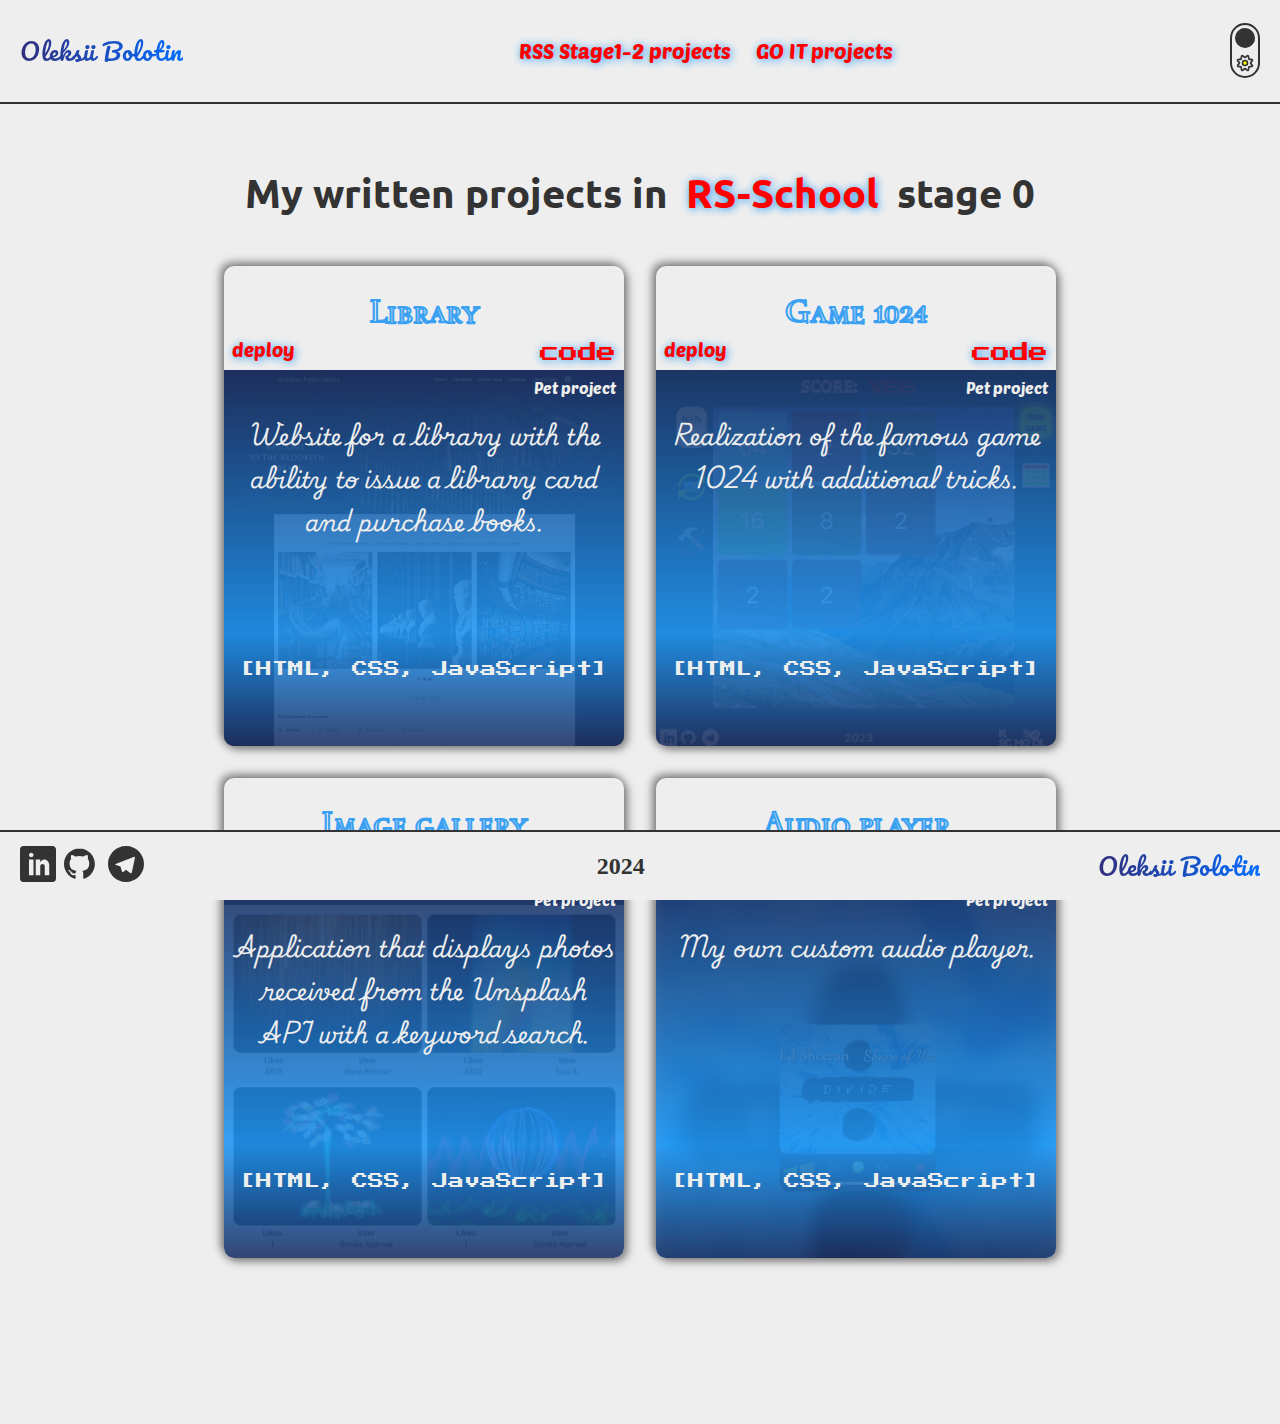
<file: index.html>
<!DOCTYPE html>
<html lang="en">
  <head>
    <meta charset="UTF-8" />
    <meta name="viewport" content="width=device-width, initial-scale=1.0" />
    <link rel="preconnect" href="https://fonts.googleapis.com" />
    <link rel="preconnect" href="https://fonts.gstatic.com" crossorigin />
    <link
      href="https://fonts.googleapis.com/css2?family=Playwrite+TZ:wght@100..400&family=Poetsen+One&family=Press+Start+2P&family=Sedan+SC&family=Ubuntu:wght@300;700&
      family=Gochi+Hand&family=Pacifico&display=swap"
      rel="stylesheet"
    />
    <link rel="stylesheet" href="style.css" />
    <title>Stage 0</title>

  </head>
  <body>
    <script src="persistTheme.js" defer></script>
  <!-- H E A D E R -->
    <header class="header">
      <div class="logo">
        <h2 class="logo__title">
          <a href="https://bolotinalexey.github.io/my_resume/">
            Oleksii Bolotin
          </a>
        </h2>
      </div>
        <nav class="header__nav">
          <ul class="header__list">
            <li class="header__item">
              <a
                href="https://bolotinalexey.github.io/rss-stage1-stage2"
                class="link header__link"
                >RSS Stage1-2 projects</a
              >
            </li>
            <li class="header__item">
              <a
                href="https://bolotinalexey.github.io/goitProjects/"
                class="link header__link"
                >GO IT projects</a
              >
            </li>
          </ul>
        </nav>

        <label class="theme-btn">
        <svg class="weather__icon" width="20" height="20">
                  <use href="./assets/sprite.svg#moon"></use>
                </svg>
          <input type="checkbox" class="theme-btn__input">
          </input>
          <span class="theme-btn__inner">
          </span>
          <svg class="weather__icon" width="20" height="20" fill="none">
                  <use href="./assets/sprite.svg#sun"></use>
                </svg>
        </label>
    </header>

    <main class="main">
      <h1 class="page-title">
        My written projects in
        <a class="link" href="https://rs.school/">RS-School</a> stage 0
      </h1>
      <ul class="list container">

        <!-- LIBRARY -->
        <li
          class="project library"
          title=" Website for a library with the ability to issue a library card and purchase books."
        >
          <div class="project__wrap">
            <div class="project__overlay-top">
              <p class="project__pet">Pet project</p>
              <p class="project__describe">
                Website for a library with the ability to issue a library card and purchase books.
              </p>
            </div>
            <div class="project__overlay-bottom">
              <p class="project__stack">
                [HTML, CSS, JavaScript]
              </p>
            </div>
            <a href="https://bolotinalexey.github.io/rss-stage0/library/">
              <img
              class="project__img"
              src="assets/library.jpg"
              alt="Library"
            />
            </a>
          </div>
          <div class="project__links">
            <a
              href="https://bolotinalexey.github.io/rss-stage0/library/"
              class="project__deploy link"
              >deploy</a
            >
            <a
              href="https://github.com/BolotinAlexey/rss-stage0/tree/library3/library"
              class="project__code link"
              >code</a
            >
          </div>
          <h2 class="project__title">Library</h2>
        </li>

        <!-- 1024 -->
        <li
          class="project game"
          title="Realization of the famous game 1024 with additional tricks."
        >
          <div class="project__wrap">
            <div class="project__overlay-top">
              <p class="project__pet">Pet project</p>
              <p class="project__describe">
                Realization of the famous game 1024 with additional tricks.
              </p>
            </div>
            <div class="project__overlay-bottom">
              <p class="project__stack">
                [HTML, CSS, JavaScript]
              </p>
            </div>
           <a href="https://bolotinalexey.github.io/rss-stage0/random-game/">
            <img
            class="project__img"
            src="assets/game.jpg"
            alt="Game 1024"
          />
           </a>
          </div>
          <div class="project__links">
            <a
              href="https://bolotinalexey.github.io/rss-stage0/random-game/"
              class="project__deploy link"
              >deploy</a
            >
            <a
              href="https://github.com/BolotinAlexey/rss-stage0/tree/js30%233.3-random-game/random-game"
              class="project__code link"
              >code</a
            >
          </div>
          <h2 class="project__title">Game 1024</h2>
        </li>

        <!-- Image gallery -->
        <li
          class="project gallery"
          title="Application that displays photos received from the Unsplash API with a keyword search."
        >
          <div class="project__wrap">
            <div class="project__overlay-top">
              <p class="project__pet">Pet project</p>
              <p class="project__describe">
                Application that displays photos received from the Unsplash API with a keyword search.
              </p>
            </div>
            <div class="project__overlay-bottom">
              <p class="project__stack">
                [HTML, CSS, JavaScript]
              </p>
            </div>
            <a href="https://bolotinalexey.github.io/rss-stage0/image-gallery/">
              <img
              class="project__img"
              src="assets/gallery.jpg"
              alt="Image gallery"
            />
            </a>
          </div>
          <div class="project__links">
            <a
              href="https://bolotinalexey.github.io/rss-stage0/image-gallery/"
              class="project__deploy link"
              >deploy</a
            >
            <a
              href="https://github.com/BolotinAlexey/rss-stage0/tree/js30%232.2-image-galery/image-gallery"
              class="project__code link"
              >code</a
            >
          </div>
          <h2 class="project__title">Image gallery</h2>
        </li>


        <!-- Audio Player -->
        <li
          class="project player"
          title="My own custom audio player"
        >
          <div class="project__wrap">
            <div class="project__overlay-top">
              <p class="project__pet">Pet project</p>
              <p class="project__describe">
                My own custom audio player.
              </p>
            </div>
            <div class="project__overlay-bottom">
              <p class="project__stack">
                [HTML, CSS, JavaScript]
              </p>
            </div>
            <a href="https://bolotinalexey.github.io/rss-stage0/audio-player/">
              <img
              class="project__img"
              src="assets/player.png"
              alt="Audio player"
            />
            </a>

          </div>
          <div class="project__links">
            <a
              href="https://bolotinalexey.github.io/rss-stage0/audio-player/"
              class="project__deploy link"
              >deploy</a
            >
            <a
              href="https://github.com/BolotinAlexey/rss-stage0/tree/js30%231.2-audio-player/audio-player"
              class="project__code link"
              >code</a
            >
          </div>
          <h2 class="project__title">Audio player</h2>
        </li>
      </ul>
    </main>

      <!---FOOTER -->
    <footer>
          <ul class="footer__list">
            <!-- LinkedIn -->
            <li>
              <a
                class="contacts__link"
                href="https://www.linkedin.com/in/oleksii-bolotin/"
              >
                <svg class="contacts__icon-invert" width="36" height="36">
                  <use href="./assets/sprite.svg#linkedin"></use>
                </svg>
              </a>
            </li>
    
            <!-- GitHub -->
            <li>
              <a class="contacts__link" href="https://github.com/BolotinAlexey">
                <svg class="contacts__icon-invert" width="36" height="36">
                  <use href="./assets/sprite.svg#github"></use>
                </svg>
              </a>
            </li>
    
            <!-- Telegram -->
            <li>
              <a class="contacts__link" href="https://t.me/samkiral">
                <svg class="contacts__icon-invert" width="36" height="36">
                  <use href="./assets/sprite.svg#telegram"></use>
                </svg>
              </a>
            </li>
          </ul>
          <h2 class="year">2024</h2>
          <div class="logo">
            <h2 class="logo__title">
              <a href="https://bolotinalexey.github.io/my_resume/">
                Oleksii Bolotin
              </a>
            </h2>
          </div>
    </footer>
  </body>
</html>
</file>
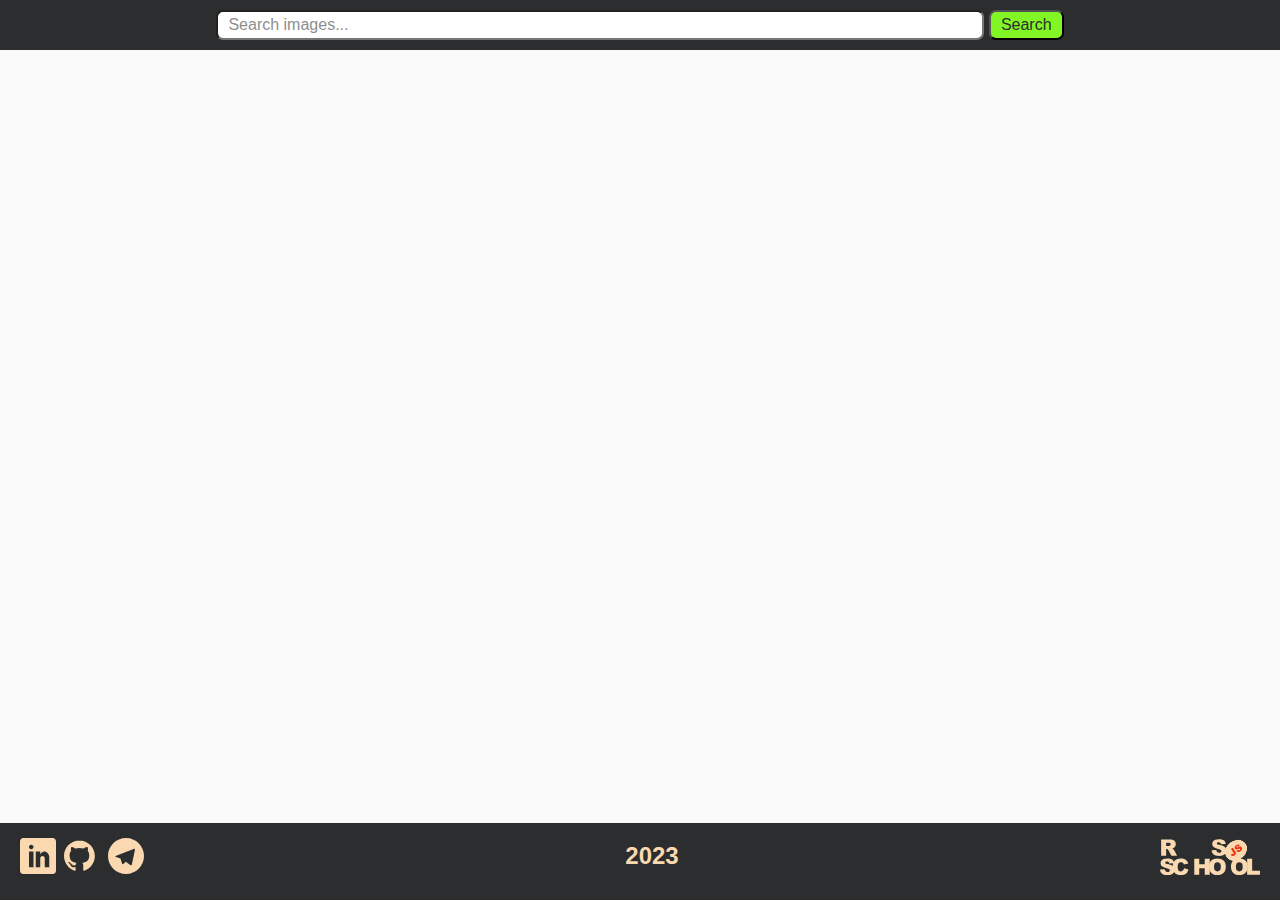
<file: image-galery/index.html>
<!DOCTYPE html>
<html lang="en">
  <head>
    <meta charset="UTF-8" />
    <meta name="viewport" content="width=device-width, initial-scale=1.0" />
    <link rel="stylesheet" href="./css/common.css" />
    <link rel="stylesheet" href="./css/gallery.css" />
    <link rel="stylesheet" href="./css/modal.css" />
    <title>image-galery</title>
  </head>
  <body>
    <header></header>
    <main id="anchor">
      <h1 class="visually-hidden">Image gallery</h1>
      <!----------- Section FORM ---------->
      <section class="section-form">
        <form class="search-form" id="search-form">
          <input
            autofocus
            type="search"
            name="searchQuery"
            autocomplete="off"
            placeholder="Search images..."
          />
          <button class="search-btn" type="submit">Search</button>
        </form>
      </section>

      <!----------- Section GALLERY ---------->
      <secion class="section-gallery">
        <ul class="gallery container">
          <!-- Карточки изображений -->
        </ul>
      </secion>
      <button type="button" class="load-more invisible">Load more</button>
    </main>
    <!---FOOTER -->
    <footer>
      <ul class="footer__list">
        <!-- LinkedIn -->
        <li>
          <a
            class="contacts__link"
            href="https://www.linkedin.com/in/oleksii-bolotin/"
          >
            <svg class="contacts__icon-invert" width="36" height="36">
              <use href="./assets/sprite.svg#linkedin"></use>
            </svg>
          </a>
        </li>

        <!-- GitHub -->
        <li>
          <a class="contacts__link" href="https://github.com/BolotinAlexey">
            <svg class="contacts__icon-invert" width="36" height="36">
              <use href="./assets/sprite.svg#github"></use>
            </svg>
          </a>
        </li>

        <!-- Telegram -->
        <li>
          <a class="contacts__link" href="https://t.me/samkiral">
            <svg class="contacts__icon-invert" width="36" height="36">
              <use href="./assets/sprite.svg#telegram"></use>
            </svg>
          </a>
        </li>
      </ul>

      <h2 class="year">2023</h2>
      <div class="logo">
        <a href="https://rs.school/js/">
          <svg class="contacts__icon-invert" viewBox="0 0 552.8 205.3">
            <style>
              .st1 {
                clip-path: url(#SVGID_2_);
              }
              .st2 {
                clip-path: url(#SVGID_4_);
              }
              .st3 {
                clip-path: url(#SVGID_6_);
              }
              .st4 {
                clip-path: url(#SVGID_8_);
              }
              .st5 {
                stroke-width: 4;
                stroke-miterlimit: 10;
              }
              .st6 {
                clip-path: url(#SVGID_8_);
              }
              .st6,
              .st7 {
                fill: none;

                stroke-width: 4;
                stroke-miterlimit: 10;
              }
              .st8,
              .st9 {
                clip-path: url(#SVGID_10_);
              }
              .st9 {
                fill: none;

                stroke-width: 4;
                stroke-miterlimit: 10;
              }
            </style>

            <path
              fill="currentColor"
              d="M285.4 68l26.3-1.7c.6 4.3 1.7 7.5 3.5 9.8 2.9 3.6 6.9 5.4 12.2 5.4 3.9 0 7-.9 9.1-2.8 2-1.5 3.2-3.9 3.2-6.4 0-2.4-1.1-4.7-3-6.2-2-1.8-6.7-3.6-14.1-5.2-12.1-2.7-20.8-6.3-25.9-10.9-5.1-4.3-8-10.6-7.8-17.3 0-4.6 1.4-9.2 4-13 3-4.3 7.1-7.7 12-9.6 5.3-2.3 12.7-3.5 22-3.5 11.4 0 20.1 2.1 26.1 6.4 6 4.2 9.6 11 10.7 20.3l-26 1.5c-.7-4-2.1-6.9-4.4-8.8s-5.3-2.8-9.2-2.8c-3.2 0-5.6.7-7.2 2-1.5 1.2-2.5 3-2.4 5 0 1.5.8 2.9 2 3.8 1.3 1.2 4.4 2.3 9.3 3.3 12.1 2.6 20.7 5.2 26 7.9 5.3 2.7 9.1 6 11.4 9.9 2.4 4 3.6 8.6 3.5 13.3 0 5.6-1.6 11.2-4.8 15.9-3.3 4.9-7.9 8.7-13.3 11-5.7 2.5-12.9 3.8-21.5 3.8-15.2 0-25.7-2.9-31.6-8.8S286.1 77 285.4 68zM6.3 97.6V8.2h46.1c8.5 0 15.1.7 19.6 2.2 4.4 1.4 8.3 4.3 10.9 8.2 2.9 4.3 4.3 9.3 4.2 14.5.3 8.8-4.2 17.2-11.9 21.6-3 1.7-6.3 2.9-9.7 3.5 2.5.7 5 1.9 7.2 3.3 1.7 1.4 3.1 3 4.4 4.7 1.5 1.7 2.8 3.6 3.9 5.6l13.4 25.9H63L48.2 70.2c-1.9-3.5-3.5-5.8-5-6.9-2-1.4-4.4-2.1-6.8-2.1H34v36.3H6.3zM34 44.4h11.7c2.5-.2 4.9-.6 7.3-1.2 1.8-.3 3.4-1.3 4.5-2.8 2.7-3.6 2.3-8.7-1-11.8-1.8-1.5-5.3-2.3-10.3-2.3H34v18.1zM0 174.2l26.3-1.7c.6 4.3 1.7 7.5 3.5 9.8 2.8 3.6 6.9 5.5 12.2 5.5 3.9 0 7-.9 9.1-2.8 2-1.6 3.2-3.9 3.2-6.4 0-2.4-1.1-4.7-3-6.2-2-1.8-6.7-3.6-14.2-5.2-12.1-2.7-20.8-6.3-25.9-10.9-5.1-4.3-8-10.6-7.8-17.3 0-4.6 1.4-9.2 4-13 3-4.3 7.1-7.7 12-9.6 5.3-2.3 12.7-3.5 22-3.5 11.4 0 20.1 2.1 26.1 6.4s9.5 11 10.6 20.3l-26 1.5c-.7-4-2.1-6.9-4.4-8.8-2.2-1.9-5.3-2.8-9.2-2.7-3.2 0-5.6.7-7.2 2.1-1.6 1.2-2.5 3-2.4 5 0 1.5.8 2.9 2 3.8 1.3 1.2 4.4 2.3 9.3 3.3 12.1 2.6 20.7 5.2 26 7.9 5.3 2.7 9.1 6 11.4 9.9 2.4 4 3.6 8.6 3.6 13.2 0 5.6-1.7 11.1-4.8 15.8-3.3 4.9-7.9 8.7-13.3 11-5.7 2.5-12.9 3.8-21.5 3.8-15.2 0-25.7-2.9-31.6-8.8-5.9-6-9.2-13.4-10-22.4z"
            />
            <path
              fill="currentColor"
              d="M133 167.2l24.2 7.3c-1.3 6.1-4 11.9-7.7 17-3.4 4.5-7.9 8-13 10.3-5.2 2.3-11.8 3.5-19.8 3.5-9.7 0-17.7-1.4-23.8-4.2-6.2-2.8-11.5-7.8-16-14.9-4.5-7.1-6.7-16.2-6.7-27.3 0-14.8 3.9-26.2 11.8-34.1s19-11.9 33.4-11.9c11.3 0 20.1 2.3 26.6 6.8 6.4 4.6 11.2 11.6 14.4 21l-24.4 5.4c-.6-2.1-1.5-4.2-2.7-6-1.5-2.1-3.4-3.7-5.7-4.9-2.3-1.2-4.9-1.7-7.5-1.7-6.3 0-11.1 2.5-14.4 7.6-2.5 3.7-3.8 9.6-3.8 17.6 0 9.9 1.5 16.7 4.5 20.4 3 3.7 7.2 5.5 12.7 5.5 5.3 0 9.3-1.5 12-4.4 2.7-3.1 4.7-7.4 5.9-13zm56.5-52.8h27.6v31.3h30.2v-31.3h27.8v89.4h-27.8v-36.2h-30.2v36.2h-27.6v-89.4z"
            />
            <path
              fill="currentColor"
              d="M271.3 159.1c0-14.6 4.1-26 12.2-34.1 8.1-8.1 19.5-12.2 34-12.2 14.9 0 26.3 4 34.4 12S364 144 364 158.4c0 10.5-1.8 19-5.3 25.7-3.4 6.6-8.7 12-15.2 15.6-6.7 3.7-15 5.6-24.9 5.6-10.1 0-18.4-1.6-25-4.8-6.8-3.4-12.4-8.7-16.1-15.2-4.1-7-6.2-15.7-6.2-26.2zm27.6.1c0 9 1.7 15.5 5 19.5 3.3 3.9 7.9 5.9 13.7 5.9 5.9 0 10.5-1.9 13.8-5.8s4.9-10.8 4.9-20.8c0-8.4-1.7-14.6-5.1-18.4-3.4-3.9-8-5.8-13.8-5.8-5.1-.2-10 2-13.4 5.9-3.4 3.9-5.1 10.4-5.1 19.5zm93.4-.1c0-14.6 4.1-26 12.2-34.1 8.1-8.1 19.5-12.2 34-12.2 14.9 0 26.4 4 34.4 12S485 144 485 158.4c0 10.5-1.8 19-5.3 25.7-3.4 6.6-8.7 12-15.2 15.6-6.7 3.7-15 5.6-24.9 5.6-10.1 0-18.4-1.6-25-4.8-6.8-3.4-12.4-8.7-16.1-15.2-4.1-7-6.2-15.7-6.2-26.2zm27.6.1c0 9 1.7 15.5 5 19.5 3.3 3.9 7.9 5.9 13.7 5.9 5.9 0 10.5-1.9 13.8-5.8 3.3-3.9 4.9-10.8 4.9-20.8 0-8.4-1.7-14.6-5.1-18.4-3.4-3.9-8-5.8-13.8-5.8-5.1-.2-10.1 2-13.4 5.9-3.4 3.9-5.1 10.4-5.1 19.5z"
            />
            <path
              fill="currentColor"
              d="M482.1 114.4h27.6v67.4h43.1v22H482v-89.4z"
            />
            <ellipse
              transform="rotate(-37.001 420.46 67.88)"
              class="st0"
              cx="420.5"
              cy="67.9"
              rx="63"
              ry="51.8"
            />
            <defs>
              <ellipse
                id="SVGID_1_"
                transform="rotate(-37.001 420.46 67.88)"
                cx="420.5"
                cy="67.9"
                rx="63"
                ry="51.8"
              />
            </defs>
            <clipPath id="SVGID_2_">
              <use xlink:href="#SVGID_1_" overflow="visible" />
            </clipPath>
            <g class="st1">
              <path
                transform="rotate(-37.001 420.82 68.353)"
                class="st0"
                d="M330.9-14.2h179.8v165.1H330.9z"
              />
              <g id="Layer_2_1_">
                <defs>
                  <path
                    id="SVGID_3_"
                    transform="rotate(-37.001 420.82 68.353)"
                    d="M330.9-14.2h179.8v165.1H330.9z"
                  />
                </defs>
                <clipPath id="SVGID_4_">
                  <use xlink:href="#SVGID_3_" overflow="visible" />
                </clipPath>
                <g id="Layer_1-2" class="st2">
                  <ellipse
                    transform="rotate(-37.001 420.46 67.88)"
                    class="st0"
                    cx="420.5"
                    cy="67.9"
                    rx="63"
                    ry="51.8"
                  />
                  <defs>
                    <ellipse
                      id="SVGID_5_"
                      transform="rotate(-37.001 420.46 67.88)"
                      cx="420.5"
                      cy="67.9"
                      rx="63"
                      ry="51.8"
                    />
                  </defs>
                  <clipPath id="SVGID_6_">
                    <use xlink:href="#SVGID_5_" overflow="visible" />
                  </clipPath>
                  <g class="st3">
                    <path
                      transform="rotate(-37 420.799 68.802)"
                      class="st0"
                      d="M357.8 17h125.9v103.7H357.8z"
                    />
                    <defs>
                      <path
                        id="SVGID_7_"
                        transform="rotate(-37 420.799 68.802)"
                        d="M357.8 17h125.9v103.7H357.8z"
                      />
                    </defs>
                    <clipPath id="SVGID_8_">
                      <use xlink:href="#SVGID_7_" overflow="visible" />
                    </clipPath>
                    <g class="st4">
                      <ellipse
                        transform="rotate(-37.001 420.46 67.88)"
                        class="st5"
                        cx="420.5"
                        cy="67.9"
                        rx="63"
                        ry="51.8"
                      />
                    </g>
                    <path
                      transform="rotate(-37 420.799 68.802)"
                      class="st6"
                      d="M357.8 17h125.9v103.7H357.8z"
                    />
                    <ellipse
                      transform="rotate(-37.001 420.46 67.88)"
                      class="st7"
                      cx="420.5"
                      cy="67.9"
                      rx="63"
                      ry="51.8"
                    />
                    <path
                      transform="rotate(-37 420.799 68.802)"
                      class="st0"
                      d="M357.8 17h125.9v103.7H357.8z"
                    />
                    <defs>
                      <path
                        id="SVGID_9_"
                        transform="rotate(-37 420.799 68.802)"
                        d="M357.8 17h125.9v103.7H357.8z"
                      />
                    </defs>
                    <clipPath id="SVGID_10_">
                      <use xlink:href="#SVGID_9_" overflow="visible" />
                    </clipPath>
                    <g class="st8">
                      <ellipse
                        transform="rotate(-37.001 420.46 67.88)"
                        class="st5"
                        cx="420.5"
                        cy="67.9"
                        rx="63"
                        ry="51.8"
                      />
                    </g>
                    <path
                      transform="rotate(-37 420.799 68.802)"
                      class="st9"
                      d="M357.8 17h125.9v103.7H357.8z"
                    />
                    <path
                      transform="rotate(-37.001 420.82 68.353)"
                      class="st7"
                      d="M330.9-14.2h179.8v165.1H330.9z"
                    />
                  </g>
                  <ellipse
                    transform="rotate(-37.001 420.46 67.88)"
                    class="st7"
                    cx="420.5"
                    cy="67.9"
                    rx="63"
                    ry="51.8"
                  />
                  <path
                    fill="var(--logoJS)"
                    d="M392.4 61.3l10-7 12.3 17.5c2.1 2.8 3.7 5.8 4.9 9.1.7 2.5.5 5.2-.5 7.6-1.3 3-3.4 5.5-6.2 7.3-3.3 2.3-6.1 3.6-8.5 4-2.3.4-4.7 0-6.9-1-2.4-1.2-4.5-2.9-6.1-5.1l8.6-8c.7 1.1 1.6 2.1 2.6 2.9.7.5 1.5.8 2.4.8.7 0 1.4-.3 1.9-.7 1-.6 1.7-1.8 1.6-3-.3-1.7-1-3.4-2.1-4.7l-14-19.7zm30 11.1l9.1-7.2c1 1.2 2.3 2.1 3.7 2.6 2 .6 4.1.2 5.8-1.1 1.2-.8 2.2-1.9 2.6-3.3.6-1.8-.4-3.8-2.2-4.4-.3-.1-.6-.2-.9-.2-1.2-.1-3.3.4-6.4 1.7-5.1 2.1-9.1 2.9-12.1 2.6-2.9-.3-5.6-1.8-7.2-4.3-1.2-1.7-1.8-3.7-1.9-5.7 0-2.3.6-4.6 1.9-6.5 1.9-2.7 4.2-5 7-6.8 4.2-2.9 7.9-4.3 11.1-4.3 3.2 0 6.2 1.5 9 4.6l-9 7.1c-1.8-2.3-5.2-2.8-7.5-1l-.3.3c-1 .6-1.7 1.5-2.1 2.6-.3.8-.1 1.7.4 2.4.4.5 1 .9 1.7.9.8.1 2.2-.3 4.2-1.2 5-2.1 8.8-3.3 11.4-3.7 2.2-.4 4.5-.2 6.6.7 1.9.8 3.5 2.2 4.6 3.9 1.4 2 2.2 4.4 2.3 6.9.1 2.6-.6 5.1-2 7.3-1.8 2.7-4.1 5-6.8 6.8-5.5 3.8-10 5.4-13.6 4.8-3.9-.6-7.1-2.6-9.4-5.5z"
                  />
                </g>
              </g>
            </g>
          </svg>
        </a>
      </div>
    </footer>

    <div class="bg-modal">
      <div class="modal modal-center">
        <button aria-label="close modal" class="cross">
          <span>
            <svg class="svg_center modal-center" width="21" height="21">
              <use href="./assets/sprite.svg#cross"></use>
            </svg>
          </span>
        </button>
      </div>
    </div>
    <div class="modal-message"></div>

    <a href="#anchor">
      <div class="anchor"></div>
    </a>
    <script type="module" src="./js/index.js"></script>
  </body>
</html>
</file>
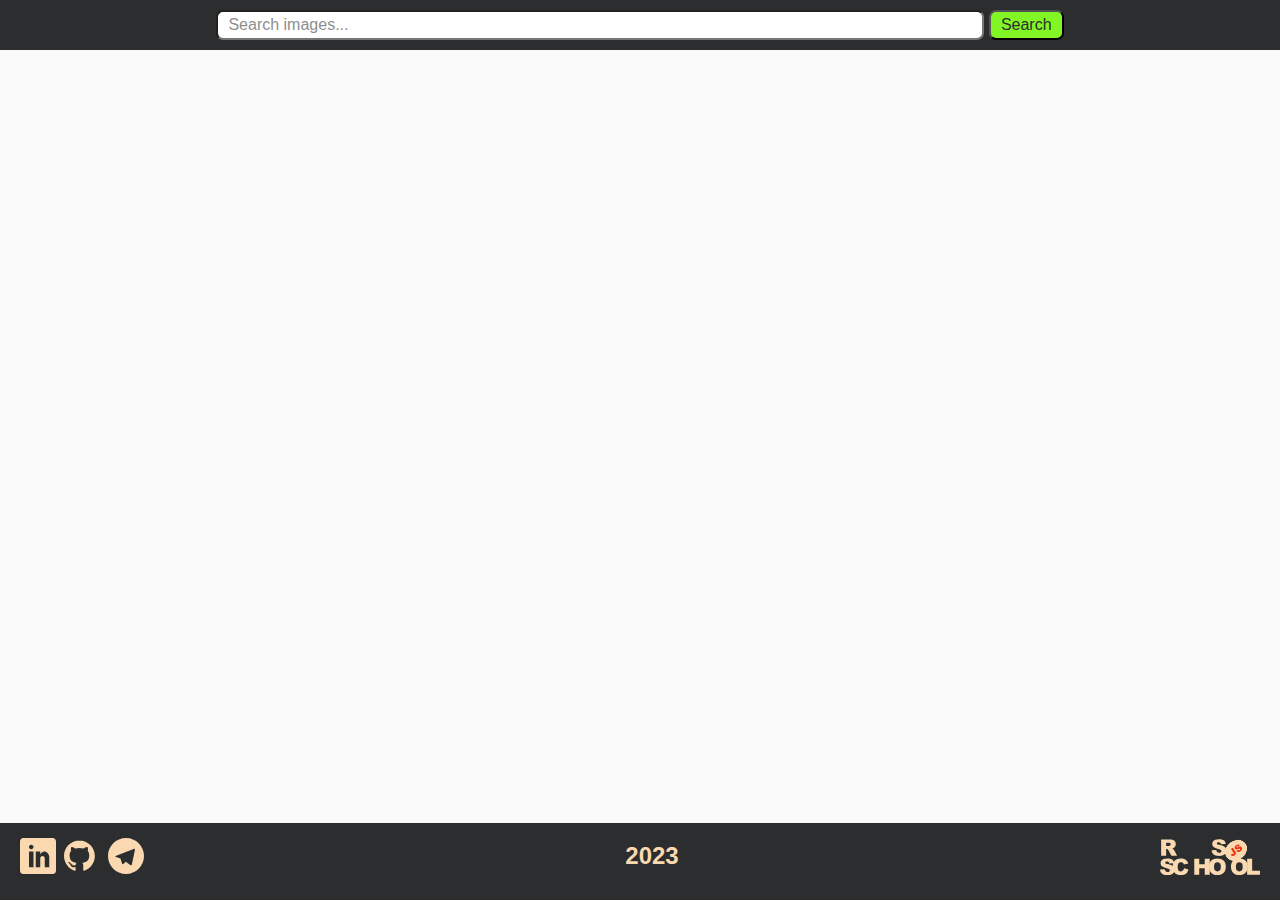
<file: image-gallery/index.html>
<!DOCTYPE html>
<html lang="en">
  <head>
    <meta charset="UTF-8" />
    <meta name="viewport" content="width=device-width, initial-scale=1.0" />
    <link rel="shortcut icon" href="./assets/favicon.ico" type="image/x-icon" />
    <link rel="stylesheet" href="./css/common.css" />
    <link rel="stylesheet" href="./css/gallery.css" />
    <link rel="stylesheet" href="./css/modal.css" />
    <title>image-galery</title>
  </head>
  <body>
    <header></header>
    <main id="anchor">
      <h1 class="visually-hidden">Image gallery</h1>
      <!----------- Section FORM ---------->
      <section class="section-form">
        <form class="search-form" id="search-form">
          <input
            autofocus
            type="search"
            name="searchQuery"
            autocomplete="off"
            placeholder="Search images..."
          />
          <button class="search-btn" type="submit">Search</button>
        </form>
      </section>

      <!----------- Section GALLERY ---------->
      <secion class="section-gallery">
        <ul class="gallery container">
          <!-- Карточки изображений -->
        </ul>
      </secion>
      <button type="button" class="load-more invisible">Load more</button>
    </main>
    <!---FOOTER -->
    <footer>
      <ul class="footer__list">
        <!-- LinkedIn -->
        <li>
          <a
            class="contacts__link"
            href="https://www.linkedin.com/in/oleksii-bolotin/"
          >
            <svg class="contacts__icon-invert" width="36" height="36">
              <use href="./assets/sprite.svg#linkedin"></use>
            </svg>
          </a>
        </li>

        <!-- GitHub -->
        <li>
          <a class="contacts__link" href="https://github.com/BolotinAlexey">
            <svg class="contacts__icon-invert" width="36" height="36">
              <use href="./assets/sprite.svg#github"></use>
            </svg>
          </a>
        </li>

        <!-- Telegram -->
        <li>
          <a class="contacts__link" href="https://t.me/samkiral">
            <svg class="contacts__icon-invert" width="36" height="36">
              <use href="./assets/sprite.svg#telegram"></use>
            </svg>
          </a>
        </li>
      </ul>

      <h2 class="year">2023</h2>
      <div class="logo">
        <a href="https://rs.school/js/">
          <svg class="contacts__icon-invert" viewBox="0 0 552.8 205.3">
            <style>
              .st1 {
                clip-path: url(#SVGID_2_);
              }
              .st2 {
                clip-path: url(#SVGID_4_);
              }
              .st3 {
                clip-path: url(#SVGID_6_);
              }
              .st4 {
                clip-path: url(#SVGID_8_);
              }
              .st5 {
                stroke-width: 4;
                stroke-miterlimit: 10;
              }
              .st6 {
                clip-path: url(#SVGID_8_);
              }
              .st6,
              .st7 {
                fill: none;

                stroke-width: 4;
                stroke-miterlimit: 10;
              }
              .st8,
              .st9 {
                clip-path: url(#SVGID_10_);
              }
              .st9 {
                fill: none;

                stroke-width: 4;
                stroke-miterlimit: 10;
              }
            </style>

            <path
              fill="currentColor"
              d="M285.4 68l26.3-1.7c.6 4.3 1.7 7.5 3.5 9.8 2.9 3.6 6.9 5.4 12.2 5.4 3.9 0 7-.9 9.1-2.8 2-1.5 3.2-3.9 3.2-6.4 0-2.4-1.1-4.7-3-6.2-2-1.8-6.7-3.6-14.1-5.2-12.1-2.7-20.8-6.3-25.9-10.9-5.1-4.3-8-10.6-7.8-17.3 0-4.6 1.4-9.2 4-13 3-4.3 7.1-7.7 12-9.6 5.3-2.3 12.7-3.5 22-3.5 11.4 0 20.1 2.1 26.1 6.4 6 4.2 9.6 11 10.7 20.3l-26 1.5c-.7-4-2.1-6.9-4.4-8.8s-5.3-2.8-9.2-2.8c-3.2 0-5.6.7-7.2 2-1.5 1.2-2.5 3-2.4 5 0 1.5.8 2.9 2 3.8 1.3 1.2 4.4 2.3 9.3 3.3 12.1 2.6 20.7 5.2 26 7.9 5.3 2.7 9.1 6 11.4 9.9 2.4 4 3.6 8.6 3.5 13.3 0 5.6-1.6 11.2-4.8 15.9-3.3 4.9-7.9 8.7-13.3 11-5.7 2.5-12.9 3.8-21.5 3.8-15.2 0-25.7-2.9-31.6-8.8S286.1 77 285.4 68zM6.3 97.6V8.2h46.1c8.5 0 15.1.7 19.6 2.2 4.4 1.4 8.3 4.3 10.9 8.2 2.9 4.3 4.3 9.3 4.2 14.5.3 8.8-4.2 17.2-11.9 21.6-3 1.7-6.3 2.9-9.7 3.5 2.5.7 5 1.9 7.2 3.3 1.7 1.4 3.1 3 4.4 4.7 1.5 1.7 2.8 3.6 3.9 5.6l13.4 25.9H63L48.2 70.2c-1.9-3.5-3.5-5.8-5-6.9-2-1.4-4.4-2.1-6.8-2.1H34v36.3H6.3zM34 44.4h11.7c2.5-.2 4.9-.6 7.3-1.2 1.8-.3 3.4-1.3 4.5-2.8 2.7-3.6 2.3-8.7-1-11.8-1.8-1.5-5.3-2.3-10.3-2.3H34v18.1zM0 174.2l26.3-1.7c.6 4.3 1.7 7.5 3.5 9.8 2.8 3.6 6.9 5.5 12.2 5.5 3.9 0 7-.9 9.1-2.8 2-1.6 3.2-3.9 3.2-6.4 0-2.4-1.1-4.7-3-6.2-2-1.8-6.7-3.6-14.2-5.2-12.1-2.7-20.8-6.3-25.9-10.9-5.1-4.3-8-10.6-7.8-17.3 0-4.6 1.4-9.2 4-13 3-4.3 7.1-7.7 12-9.6 5.3-2.3 12.7-3.5 22-3.5 11.4 0 20.1 2.1 26.1 6.4s9.5 11 10.6 20.3l-26 1.5c-.7-4-2.1-6.9-4.4-8.8-2.2-1.9-5.3-2.8-9.2-2.7-3.2 0-5.6.7-7.2 2.1-1.6 1.2-2.5 3-2.4 5 0 1.5.8 2.9 2 3.8 1.3 1.2 4.4 2.3 9.3 3.3 12.1 2.6 20.7 5.2 26 7.9 5.3 2.7 9.1 6 11.4 9.9 2.4 4 3.6 8.6 3.6 13.2 0 5.6-1.7 11.1-4.8 15.8-3.3 4.9-7.9 8.7-13.3 11-5.7 2.5-12.9 3.8-21.5 3.8-15.2 0-25.7-2.9-31.6-8.8-5.9-6-9.2-13.4-10-22.4z"
            />
            <path
              fill="currentColor"
              d="M133 167.2l24.2 7.3c-1.3 6.1-4 11.9-7.7 17-3.4 4.5-7.9 8-13 10.3-5.2 2.3-11.8 3.5-19.8 3.5-9.7 0-17.7-1.4-23.8-4.2-6.2-2.8-11.5-7.8-16-14.9-4.5-7.1-6.7-16.2-6.7-27.3 0-14.8 3.9-26.2 11.8-34.1s19-11.9 33.4-11.9c11.3 0 20.1 2.3 26.6 6.8 6.4 4.6 11.2 11.6 14.4 21l-24.4 5.4c-.6-2.1-1.5-4.2-2.7-6-1.5-2.1-3.4-3.7-5.7-4.9-2.3-1.2-4.9-1.7-7.5-1.7-6.3 0-11.1 2.5-14.4 7.6-2.5 3.7-3.8 9.6-3.8 17.6 0 9.9 1.5 16.7 4.5 20.4 3 3.7 7.2 5.5 12.7 5.5 5.3 0 9.3-1.5 12-4.4 2.7-3.1 4.7-7.4 5.9-13zm56.5-52.8h27.6v31.3h30.2v-31.3h27.8v89.4h-27.8v-36.2h-30.2v36.2h-27.6v-89.4z"
            />
            <path
              fill="currentColor"
              d="M271.3 159.1c0-14.6 4.1-26 12.2-34.1 8.1-8.1 19.5-12.2 34-12.2 14.9 0 26.3 4 34.4 12S364 144 364 158.4c0 10.5-1.8 19-5.3 25.7-3.4 6.6-8.7 12-15.2 15.6-6.7 3.7-15 5.6-24.9 5.6-10.1 0-18.4-1.6-25-4.8-6.8-3.4-12.4-8.7-16.1-15.2-4.1-7-6.2-15.7-6.2-26.2zm27.6.1c0 9 1.7 15.5 5 19.5 3.3 3.9 7.9 5.9 13.7 5.9 5.9 0 10.5-1.9 13.8-5.8s4.9-10.8 4.9-20.8c0-8.4-1.7-14.6-5.1-18.4-3.4-3.9-8-5.8-13.8-5.8-5.1-.2-10 2-13.4 5.9-3.4 3.9-5.1 10.4-5.1 19.5zm93.4-.1c0-14.6 4.1-26 12.2-34.1 8.1-8.1 19.5-12.2 34-12.2 14.9 0 26.4 4 34.4 12S485 144 485 158.4c0 10.5-1.8 19-5.3 25.7-3.4 6.6-8.7 12-15.2 15.6-6.7 3.7-15 5.6-24.9 5.6-10.1 0-18.4-1.6-25-4.8-6.8-3.4-12.4-8.7-16.1-15.2-4.1-7-6.2-15.7-6.2-26.2zm27.6.1c0 9 1.7 15.5 5 19.5 3.3 3.9 7.9 5.9 13.7 5.9 5.9 0 10.5-1.9 13.8-5.8 3.3-3.9 4.9-10.8 4.9-20.8 0-8.4-1.7-14.6-5.1-18.4-3.4-3.9-8-5.8-13.8-5.8-5.1-.2-10.1 2-13.4 5.9-3.4 3.9-5.1 10.4-5.1 19.5z"
            />
            <path
              fill="currentColor"
              d="M482.1 114.4h27.6v67.4h43.1v22H482v-89.4z"
            />
            <ellipse
              transform="rotate(-37.001 420.46 67.88)"
              class="st0"
              cx="420.5"
              cy="67.9"
              rx="63"
              ry="51.8"
            />
            <defs>
              <ellipse
                id="SVGID_1_"
                transform="rotate(-37.001 420.46 67.88)"
                cx="420.5"
                cy="67.9"
                rx="63"
                ry="51.8"
              />
            </defs>
            <clipPath id="SVGID_2_">
              <use xlink:href="#SVGID_1_" overflow="visible" />
            </clipPath>
            <g class="st1">
              <path
                transform="rotate(-37.001 420.82 68.353)"
                class="st0"
                d="M330.9-14.2h179.8v165.1H330.9z"
              />
              <g id="Layer_2_1_">
                <defs>
                  <path
                    id="SVGID_3_"
                    transform="rotate(-37.001 420.82 68.353)"
                    d="M330.9-14.2h179.8v165.1H330.9z"
                  />
                </defs>
                <clipPath id="SVGID_4_">
                  <use xlink:href="#SVGID_3_" overflow="visible" />
                </clipPath>
                <g id="Layer_1-2" class="st2">
                  <ellipse
                    transform="rotate(-37.001 420.46 67.88)"
                    class="st0"
                    cx="420.5"
                    cy="67.9"
                    rx="63"
                    ry="51.8"
                  />
                  <defs>
                    <ellipse
                      id="SVGID_5_"
                      transform="rotate(-37.001 420.46 67.88)"
                      cx="420.5"
                      cy="67.9"
                      rx="63"
                      ry="51.8"
                    />
                  </defs>
                  <clipPath id="SVGID_6_">
                    <use xlink:href="#SVGID_5_" overflow="visible" />
                  </clipPath>
                  <g class="st3">
                    <path
                      transform="rotate(-37 420.799 68.802)"
                      class="st0"
                      d="M357.8 17h125.9v103.7H357.8z"
                    />
                    <defs>
                      <path
                        id="SVGID_7_"
                        transform="rotate(-37 420.799 68.802)"
                        d="M357.8 17h125.9v103.7H357.8z"
                      />
                    </defs>
                    <clipPath id="SVGID_8_">
                      <use xlink:href="#SVGID_7_" overflow="visible" />
                    </clipPath>
                    <g class="st4">
                      <ellipse
                        transform="rotate(-37.001 420.46 67.88)"
                        class="st5"
                        cx="420.5"
                        cy="67.9"
                        rx="63"
                        ry="51.8"
                      />
                    </g>
                    <path
                      transform="rotate(-37 420.799 68.802)"
                      class="st6"
                      d="M357.8 17h125.9v103.7H357.8z"
                    />
                    <ellipse
                      transform="rotate(-37.001 420.46 67.88)"
                      class="st7"
                      cx="420.5"
                      cy="67.9"
                      rx="63"
                      ry="51.8"
                    />
                    <path
                      transform="rotate(-37 420.799 68.802)"
                      class="st0"
                      d="M357.8 17h125.9v103.7H357.8z"
                    />
                    <defs>
                      <path
                        id="SVGID_9_"
                        transform="rotate(-37 420.799 68.802)"
                        d="M357.8 17h125.9v103.7H357.8z"
                      />
                    </defs>
                    <clipPath id="SVGID_10_">
                      <use xlink:href="#SVGID_9_" overflow="visible" />
                    </clipPath>
                    <g class="st8">
                      <ellipse
                        transform="rotate(-37.001 420.46 67.88)"
                        class="st5"
                        cx="420.5"
                        cy="67.9"
                        rx="63"
                        ry="51.8"
                      />
                    </g>
                    <path
                      transform="rotate(-37 420.799 68.802)"
                      class="st9"
                      d="M357.8 17h125.9v103.7H357.8z"
                    />
                    <path
                      transform="rotate(-37.001 420.82 68.353)"
                      class="st7"
                      d="M330.9-14.2h179.8v165.1H330.9z"
                    />
                  </g>
                  <ellipse
                    transform="rotate(-37.001 420.46 67.88)"
                    class="st7"
                    cx="420.5"
                    cy="67.9"
                    rx="63"
                    ry="51.8"
                  />
                  <path
                    fill="var(--logoJS)"
                    d="M392.4 61.3l10-7 12.3 17.5c2.1 2.8 3.7 5.8 4.9 9.1.7 2.5.5 5.2-.5 7.6-1.3 3-3.4 5.5-6.2 7.3-3.3 2.3-6.1 3.6-8.5 4-2.3.4-4.7 0-6.9-1-2.4-1.2-4.5-2.9-6.1-5.1l8.6-8c.7 1.1 1.6 2.1 2.6 2.9.7.5 1.5.8 2.4.8.7 0 1.4-.3 1.9-.7 1-.6 1.7-1.8 1.6-3-.3-1.7-1-3.4-2.1-4.7l-14-19.7zm30 11.1l9.1-7.2c1 1.2 2.3 2.1 3.7 2.6 2 .6 4.1.2 5.8-1.1 1.2-.8 2.2-1.9 2.6-3.3.6-1.8-.4-3.8-2.2-4.4-.3-.1-.6-.2-.9-.2-1.2-.1-3.3.4-6.4 1.7-5.1 2.1-9.1 2.9-12.1 2.6-2.9-.3-5.6-1.8-7.2-4.3-1.2-1.7-1.8-3.7-1.9-5.7 0-2.3.6-4.6 1.9-6.5 1.9-2.7 4.2-5 7-6.8 4.2-2.9 7.9-4.3 11.1-4.3 3.2 0 6.2 1.5 9 4.6l-9 7.1c-1.8-2.3-5.2-2.8-7.5-1l-.3.3c-1 .6-1.7 1.5-2.1 2.6-.3.8-.1 1.7.4 2.4.4.5 1 .9 1.7.9.8.1 2.2-.3 4.2-1.2 5-2.1 8.8-3.3 11.4-3.7 2.2-.4 4.5-.2 6.6.7 1.9.8 3.5 2.2 4.6 3.9 1.4 2 2.2 4.4 2.3 6.9.1 2.6-.6 5.1-2 7.3-1.8 2.7-4.1 5-6.8 6.8-5.5 3.8-10 5.4-13.6 4.8-3.9-.6-7.1-2.6-9.4-5.5z"
                  />
                </g>
              </g>
            </g>
          </svg>
        </a>
      </div>
    </footer>

    <div class="bg-modal">
      <div class="modal modal-center">
        <button aria-label="close modal" class="cross">
          <span>
            <svg class="svg_center modal-center" width="21" height="21">
              <use href="./assets/sprite.svg#cross"></use>
            </svg>
          </span>
        </button>
      </div>
    </div>
    <div class="modal-message"></div>

    <a href="#anchor">
      <div class="anchor"></div>
    </a>
    <script type="module" src="./js/index.js"></script>
  </body>
</html>
</file>
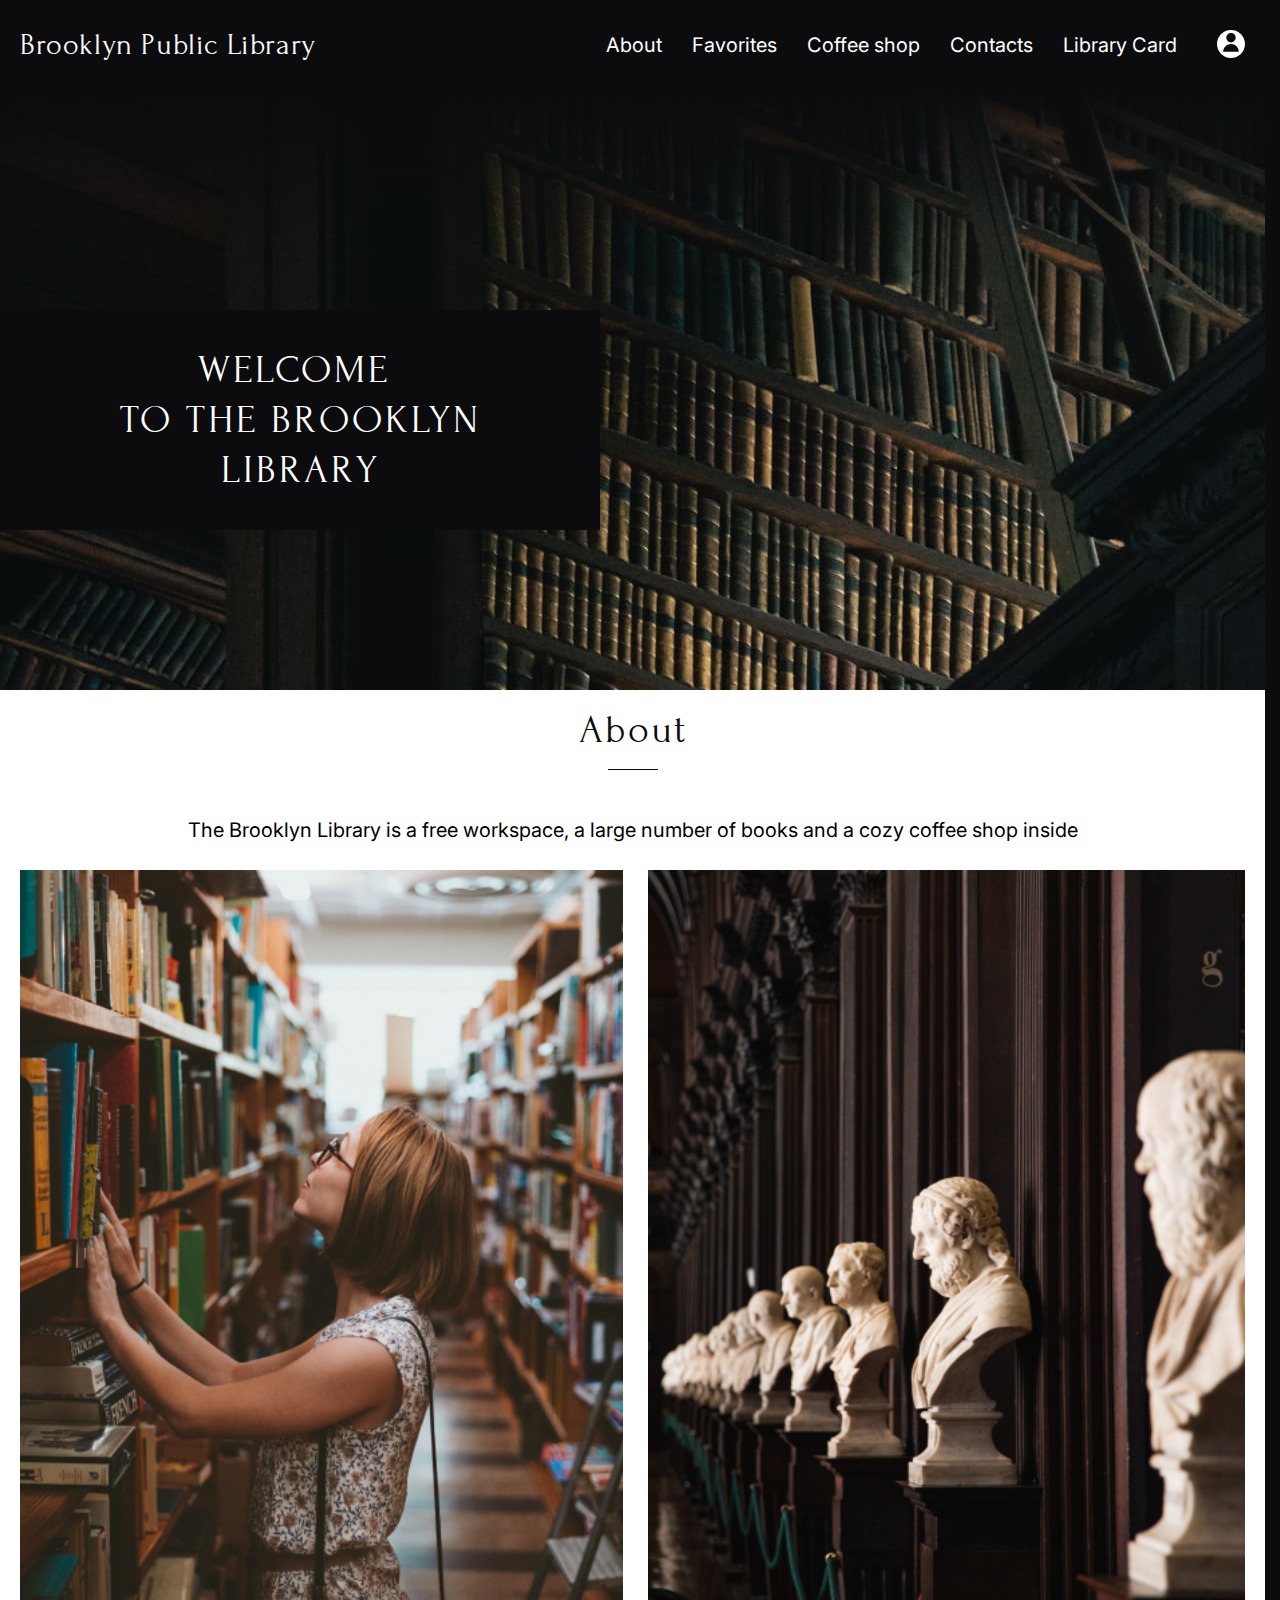
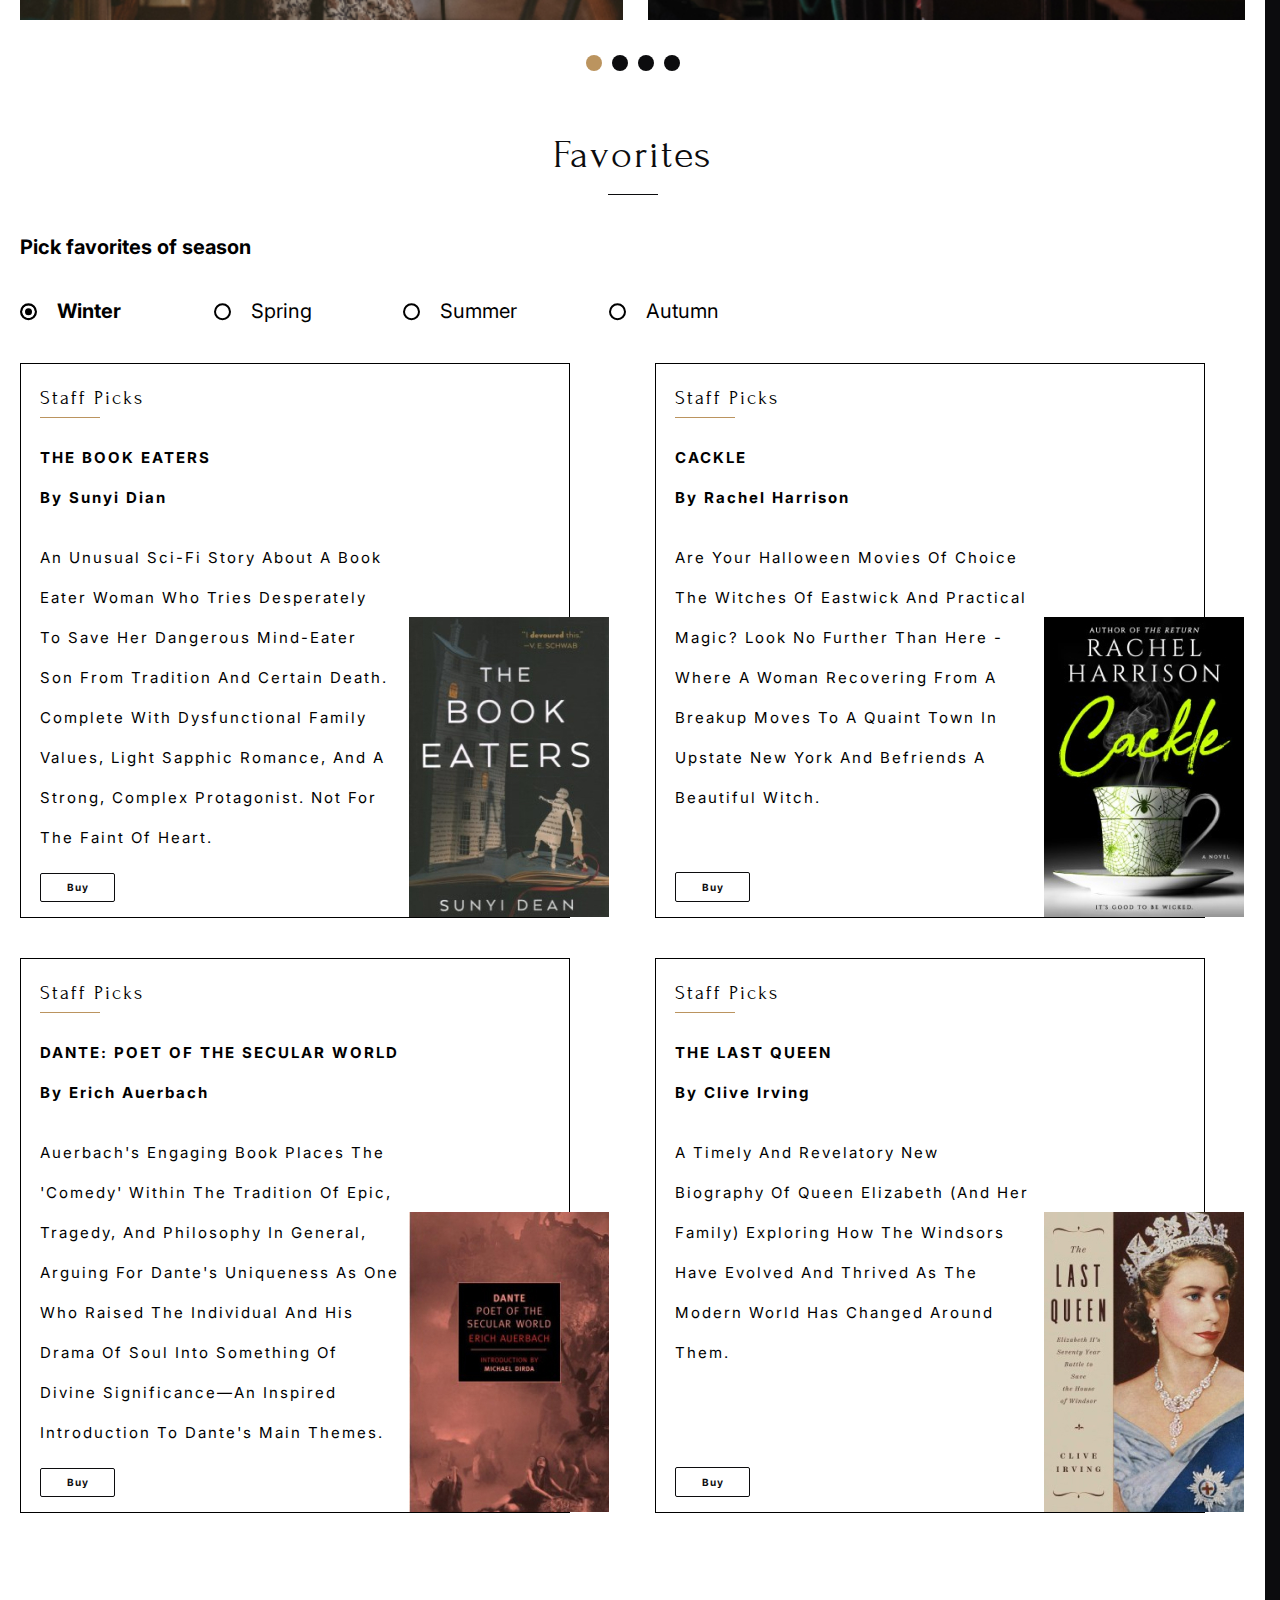
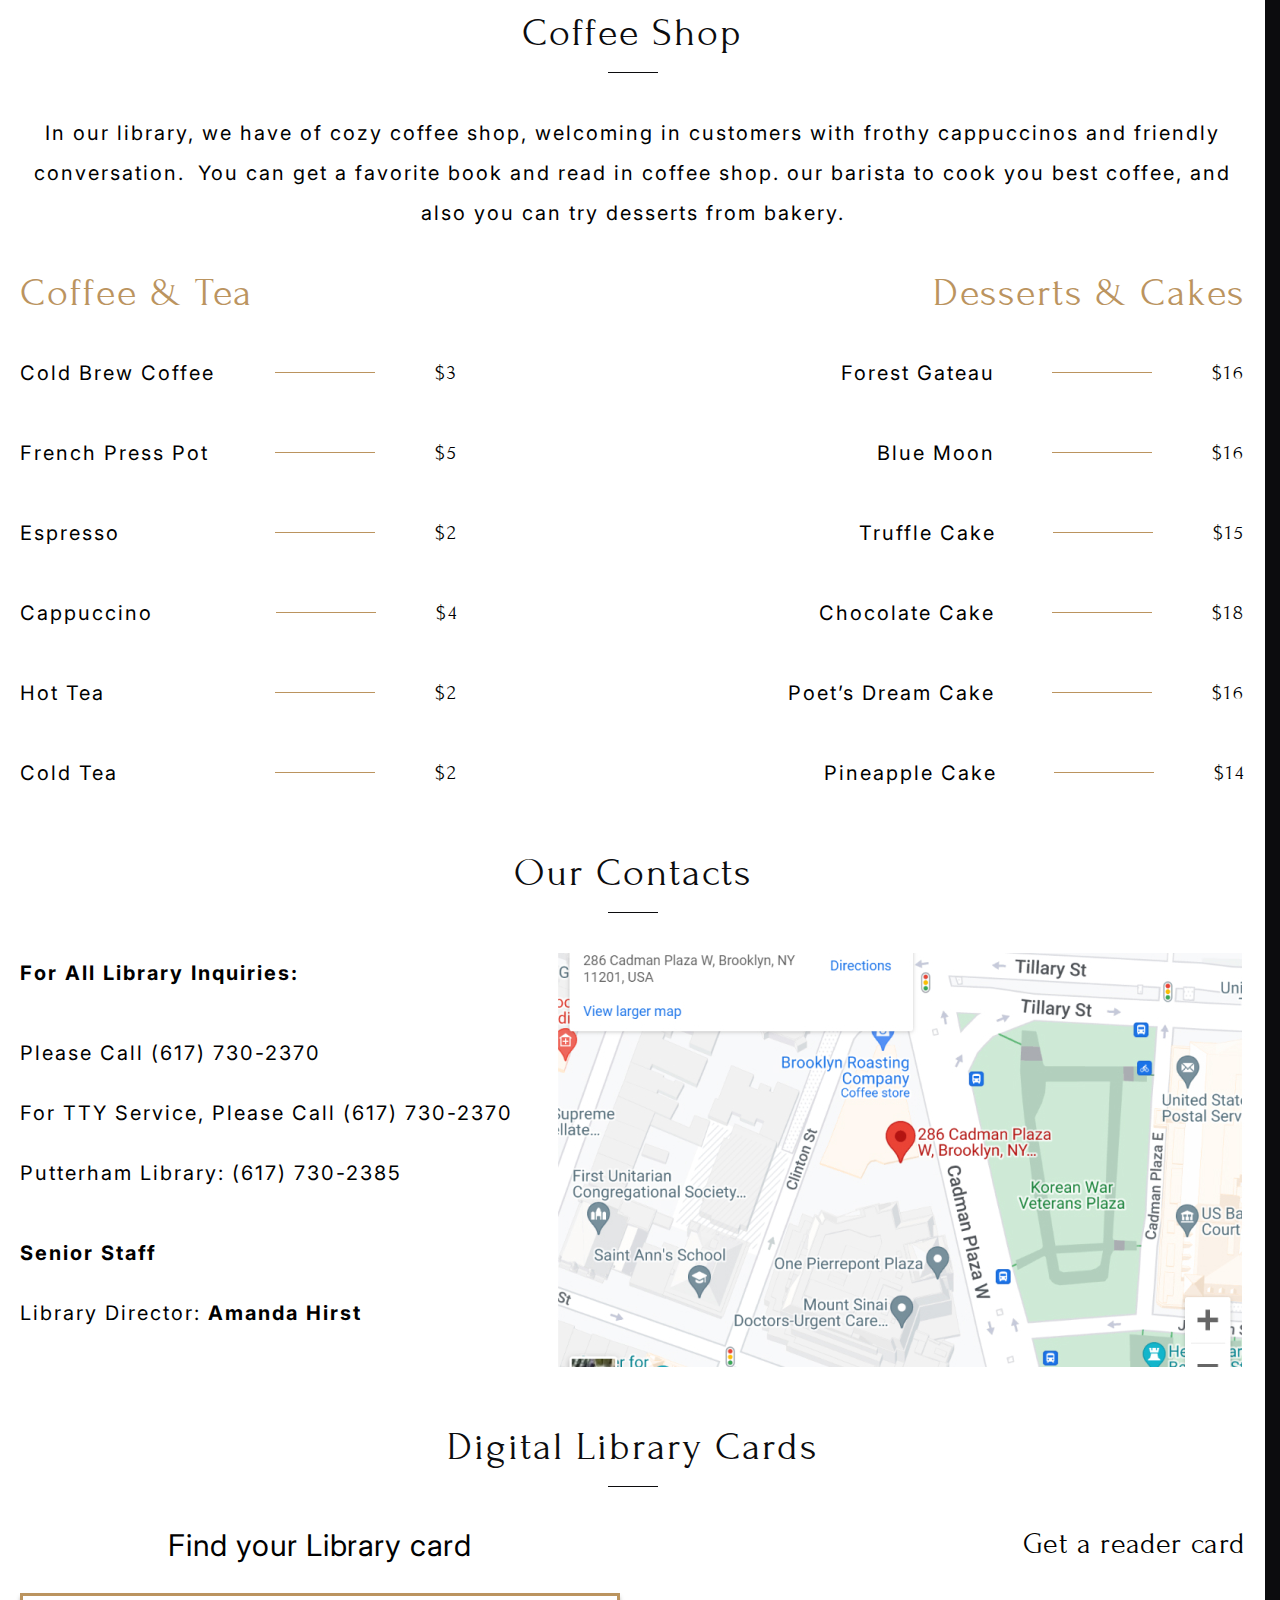
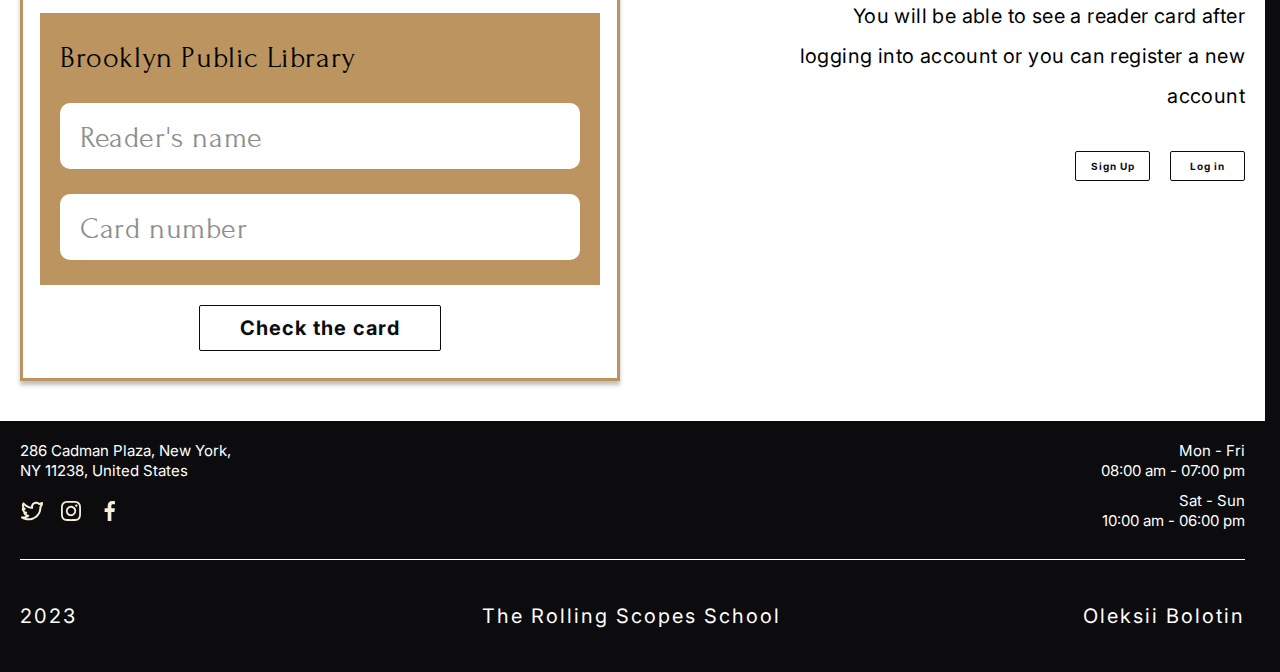
<file: library/index.html>
<!DOCTYPE html>
<html lang="en">
  <head>
    <meta charset="UTF-8" />
    <meta name="viewport" content="width=device-width, initial-scale=1.0" />
    <link rel="preconnect" href="https://fonts.googleapis.com" />
    <link rel="preconnect" href="https://fonts.gstatic.com" crossorigin />
    <link
      href="https://fonts.googleapis.com/css2?family=Forum&family=Inter:wght@400;700&display=swap"
      rel="stylesheet"
    />
    <link rel="stylesheet" href="style.css" />
    <title>Library</title>
    <link rel="icon" type="image/x-icon" href="./assets/images/favicon.ico" />
  </head>
  <body>
    <!-- H E A D E R -->
    <header class="container">
      <div class="header__wrap">
        <h1 class="header__title">Brooklyn Public Library</h1>
        <nav class="header__nav">
          <ul class="header__list">
            <li class="header__item">
              <a href="#about" class="header__link">About</a>
            </li>
            <li class="header__item">
              <a href="#favorites" class="header__link">Favorites</a>
            </li>
            <li class="header__item">
              <a href="#coffee" class="header__link">Coffee shop</a>
            </li>
            <li class="header__item">
              <a href="#contacts" class="header__link">Contacts</a>
            </li>
            <li class="header__item">
              <a href="#card" class="header__link">Library Card</a>
            </li>
          </ul>
        </nav>

        <div class="logo">
          <div class="logo__profile login__profile hide">
            <h4 class="profile__title">Profile</h4>
            <div class="profile__line"></div>
            <button id="loginBtn" class="profile__btn">Log In</button>
            <button id="registerBtn" class="profile__btn">Register</button>
          </div>
          <div class="logo__profile logout__profile hide">
            <h4 id="name-profile" class="profile__title">Profile</h4>
            <div class="profile__line"></div>
            <button id="profileBtn" class="profile__btn">My profile</button>
            <button id="logoutBtn" class="profile__btn">Log Out</button>
          </div>
          <button class="logo__btn">
            <span class="logo__initials"></span>
            <svg
              class="logo__svg"
              xmlns="http://www.w3.org/2000/svg"
              width="28"
              height="28"
              viewBox="0 0 28 28"
            >
              <path
                fill-rule="evenodd"
                clip-rule="evenodd"
                d="M28 14C28 21.732 21.732 28 14 28C6.26801 28 0 21.732 0 14C0 6.26801 6.26801 0 14 0C21.732 0 28 6.26801 28 14ZM18.6667 7.77778C18.6667 10.3551 16.5774 12.4444 14.0001 12.4444C11.4227 12.4444 9.33339 10.3551 9.33339 7.77778C9.33339 5.20045 11.4227 3.11111 14.0001 3.11111C16.5774 3.11111 18.6667 5.20045 18.6667 7.77778ZM19.4998 16.2781C20.9584 17.7367 21.7778 19.715 21.7778 21.7778H14L6.22225 21.7778C6.22225 19.715 7.0417 17.7367 8.50031 16.2781C9.95893 14.8194 11.9372 14 14 14C16.0628 14 18.0411 14.8194 19.4998 16.2781Z"
                fill="currentColor"
              />
            </svg>
          </button>
        </div>
        <div class="burger-wrap">
          <ul class="burger">
            <li class="burger__line"></li>
            <li class="burger__line"></li>
            <li class="burger__line"></li>
          </ul>
        </div>
      </div>
      <!-- M O B I L E -->
      <div class="bg-mobile">
        <div class="mobile">
          <nav class="mobile__nav">
            <ul class="mobile__nav__list">
              <li class="mobile__nav__item">
                <a href="#about" class="mobile__nav__link">About</a>
              </li>
              <li class="mobile__nav__item">
                <a href="#favorites" class="mobile__nav__link">Favorites</a>
              </li>
              <li class="mobile__nav__item">
                <a href="#coffee" class="mobile__nav__link">Coffee shop</a>
              </li>
              <li class="mobile__nav__item">
                <a href="#contacts" class="mobile__nav__link">Contacts</a>
              </li>
              <li class="mobile__nav__item">
                <a href="#card" class="mobile__nav__link">Library Card</a>
              </li>
            </ul>
          </nav>
        </div>
      </div>
    </header>
    <main>
      <!-- W E L C O M -->
      <section class="section welcome">
        <h2 class="visually-hidden">Welcome</h2>
        <div class="linear-gradient"></div>
        <div class="welcome__title-wrapper">
          <h3 class="welcome__title">
            Welcome&nbsp;<br />
            to the Brooklyn<br />Library
          </h3>
        </div>
      </section>

      <!-- A B O U T -->
      <section id="about" class="section about container">
        <h2 class="section__title">About</h2>
        <h3 class="about__subscribe">
          The Brooklyn Library is a free workspace, a large number of books and
          a cozy coffee shop inside
        </h3>

        <!-- arrows -->
        <div class="carousel-wrap">
          <button class="arrow previous" disabled>
            <span class="deg45"></span>
            <span class="deg-45"></span>
          </button>
          <button class="arrow next">
            <span class="deg45"></span>
            <span class="deg-45"></span>
          </button>

          <!-- Carousel -->
          <ul class="about__list">
            <li class="about__item">
              <img
                src="./assets/images/image1.jpg"
                alt="image1"
                class="about__img"
              />
            </li>
            <li class="about__item">
              <img
                src="./assets/images/image2.jpg"
                alt="image2"
                class="about__img"
              />
            </li>
            <li class="about__item">
              <img
                src="./assets/images/image3.jpg"
                alt="image3"
                class="about__img"
              />
            </li>
            <li class="about__item">
              <img
                src="./assets/images/image4.jpg"
                alt="image4"
                class="about__img"
              />
            </li>
            <li class="about__item">
              <img
                src="./assets/images/image5.jpg"
                alt="image5"
                class="about__img"
              />
            </li>
          </ul>
        </div>

        <!-- Pagination -->

        <ul class="pagination">
          <li class="pagination__item">
            <button class="pagination__btn current-slide"></button>
          </li>
          <li class="pagination__item">
            <button class="pagination__btn"></button>
          </li>
          <li class="pagination__item">
            <button class="pagination__btn"></button>
          </li>
          <li class="pagination__item">
            <button class="pagination__btn"></button>
          </li>

          <li class="pagination__item">
            <button class="pagination__btn"></button>
          </li>
        </ul>
      </section>

      <!-- F A V O R I T E S -->
      <section id="favorites" class="section favorites container">
        <h2 class="section__title">Favorites</h2>
        <h3 class="seasons-title">Pick favorites of season</h3>
        <div class="seasons-wrap">
          <input
            id="winter"
            class="season-input"
            type="radio"
            name="season"
            checked
          />
          <label class="season" for="winter">Winter</label>

          <input class="season-input" id="spring" type="radio" name="season" />
          <label class="season" for="spring">Spring</label>

          <input class="season-input" id="summer" type="radio" name="season" />
          <label class="season" for="summer">Summer</label>

          <input class="season-input" id="autumn" type="radio" name="season" />
          <label class="season" for="autumn">Autumn</label>
        </div>

        <!-- Articles -->
        <ul class="favorite__articles-set">
          <!-- Winter -->
          <li class="favorite__articles show-article">
            <ul class="articles">
              <!-- book1 -->
              <li class="articles__item">
                <article class="article">
                  <p class="article__pick">Staff Picks</p>
                  <h3 class="article__title">The Book Eaters</h3>
                  <h3 class="article__author">By Sunyi Dian</h3>
                  <p class="article__describe">
                    An unusual sci-fi story about a book eater woman who tries
                    desperately to save her dangerous mind-eater son from
                    tradition and certain death. Complete with dysfunctional
                    family values, light Sapphic romance, and a strong, complex
                    protagonist. Not for the faint of heart.
                  </p>
                  <button
                    data-title="The Book Eaters, Sunyi Dian"
                    class="article__btn"
                  >
                    Buy
                  </button>
                  <img
                    src="./assets/images/books/winter/book1.jpg"
                    alt="The Book Eaters"
                    class="article__cover"
                  />
                </article>
              </li>

              <!-- book2 -->
              <li class="articles__item">
                <article class="article">
                  <p class="article__pick">Staff Picks</p>
                  <h3 class="article__title">Cackle</h3>
                  <h3 class="article__author">By Rachel Harrison</h3>
                  <p class="article__describe">
                    Are your Halloween movies of choice The Witches of Eastwick
                    and Practical Magic? Look no further than here - where a
                    woman recovering from a breakup moves to a quaint town in
                    upstate New York and befriends a beautiful witch.
                  </p>
                  <button
                    class="article__btn"
                    data-title="Cackle, Rachel Harrison"
                  >
                    Buy
                  </button>
                  <img
                    src="./assets/images/books/winter/book2.jpg"
                    alt="Cackle"
                    class="article__cover"
                  />
                </article>
              </li>

              <!-- book3 -->
              <li class="articles__item">
                <article class="article">
                  <p class="article__pick">Staff Picks</p>
                  <h3 class="article__title">
                    Dante: Poet of the Secular World
                  </h3>
                  <h3 class="article__author">By Erich Auerbach</h3>

                  <p class="article__describe">
                    Auerbach's engaging book places the 'Comedy' within the
                    tradition of epic, tragedy, and philosophy in general,
                    <span class="no-wrap"
                      >arguing for Dante's uniqueness as one</span
                    >
                    who raised the individual and his drama of soul into
                    something of divine significance—an inspired introduction to
                    Dante's main themes.
                  </p>
                  <button
                    class="article__btn"
                    data-title="Dante: Poet of the Secular World, Erich Auerbach"
                  >
                    Buy
                  </button>
                  <img
                    src="./assets/images/books/winter/book3.jpg"
                    alt="Dante: Poet of the Secular World"
                    class="article__cover"
                  />
                </article>
              </li>

              <!-- book4 -->
              <li class="articles__item">
                <article class="article">
                  <p class="article__pick">Staff Picks</p>
                  <h3 class="article__title">The Last Queen</h3>
                  <h3 class="article__author">By Clive Irving</h3>

                  <p class="article__describe">
                    A timely and revelatory new
                    <span class="no-wrap"
                      >biography of Queen Elizabeth (and her</span
                    >
                    family) exploring how the Windsors have evolved and thrived
                    as the modern world has changed around them.
                  </p>
                  <button
                    class="article__btn"
                    data-title="The Last Queen, Clive Irving"
                  >
                    Buy
                  </button>
                  <img
                    src="./assets/images/books/winter/book4.jpg"
                    alt="The Last Queen"
                    class="article__cover"
                  />
                </article>
              </li>
            </ul>
          </li>

          <!-- Spring -->
          <li class="favorite__articles">
            <ul class="articles">
              <!-- book1 -->
              <li class="articles__item">
                <article class="article">
                  <p class="article__pick">Staff Picks</p>
                  <h3 class="article__title">The Body</h3>
                  <h3 class="article__author">By Stephen King</h3>
                  <p class="article__describe">
                    Powerful novel that takes you back to a nostalgic time,
                    exploring both the beauty and danger and loss of innocence
                    that is youth.
                  </p>
                  <button
                    class="article__btn"
                    data-title="The Body, Stephen King"
                  >
                    Buy
                  </button>
                  <img
                    src="./assets/images/books/spring/book1.png"
                    alt="The Book Eaters"
                    class="article__cover"
                  />
                </article>
              </li>

              <!-- book2 -->
              <li class="articles__item">
                <article class="article">
                  <p class="article__pick">Staff Picks</p>
                  <h3 class="article__title">
                    Carry: A Memoir of Survival on Stolen Land
                  </h3>
                  <h3 class="article__author">By Toni Jenson</h3>
                  <p class="article__describe">
                    This memoir about the author's relationship with gun
                    violence feels both expansive and intimate, resulting in a
                    lyrical indictment of the way things are.
                  </p>
                  <button
                    class="article__btn"
                    data-title="Carry: A Memoir of Survival on Stolen Land, Toni Jenson"
                  >
                    Buy
                  </button>
                  <img
                    src="./assets/images/books/spring/book2.png"
                    alt="Cackle"
                    class="article__cover"
                  />
                </article>
              </li>

              <!-- book3 -->
              <li class="articles__item">
                <article class="article">
                  <p class="article__pick">Staff Picks</p>
                  <h3 class="article__title">Days of Distraction</h3>
                  <h3 class="article__author">By Alexandra Chang</h3>

                  <p class="article__describe">
                    A sardonic view of Silicon Valley culture, a meditation on
                    race, and a journal of displacement and belonging, all in
                    one form-defying package of spare prose.
                  </p>
                  <button
                    class="article__btn"
                    data-title="Days of Distraction, Alexandra Chang"
                  >
                    Buy
                  </button>
                  <img
                    src="./assets/images/books/spring/book3.png"
                    alt="Days of Distraction"
                    class="article__cover"
                  />
                </article>
              </li>

              <!-- book4 -->
              <li class="articles__item">
                <article class="article">
                  <p class="article__pick">Staff Picks</p>
                  <h3 class="article__title">Dominicana</h3>
                  <h3 class="article__author">By Angie Cruz</h3>

                  <p class="article__describe">
                    A fascinating story of a teenage girl who marries a man
                    twice her age with the promise to bring her to America. Her
                    marriage is an opportunity for her family to eventually
                    immigrate. For fans of Isabel Allende and Julia Alvarez.
                  </p>
                  <button
                    class="article__btn"
                    data-title="Dominicana, Angie Cruz"
                  >
                    Buy
                  </button>
                  <img
                    src="./assets/images/books/spring/book4.png"
                    alt="Dominicana"
                    class="article__cover"
                  />
                </article>
              </li>
            </ul>
          </li>

          <!-- Summer -->
          <li class="favorite__articles">
            <ul class="articles">
              <!-- book1 -->
              <li class="articles__item">
                <article class="article">
                  <p class="article__pick">Staff Picks</p>
                  <h3 class="article__title">Crude: A Memoir</h3>
                  <h3 class="article__author">
                    By Pablo Fajardo & ​​Sophie Tardy-Joubert
                  </h3>
                  <p class="article__describe">
                    Drawing and color by Damien Roudeau | This book illustrates
                    the struggles of a group of indigenous Ecuadoreans as they
                    try to sue the ChevronTexaco company for damage their oil
                    fields did to the Amazon and her people
                  </p>
                  <button
                    class="article__btn"
                    data-title="Crude: A Memoir, Pablo Fajardo & ​​Sophie Tardy-Joubert"
                  >
                    Buy
                  </button>
                  <img
                    src="./assets/images/books/summer/book1.png"
                    alt="Crude: A Memoir"
                    class="article__cover"
                  />
                </article>
              </li>

              <!-- book2 -->
              <li class="articles__item">
                <article class="article">
                  <p class="article__pick">Staff Picks</p>
                  <h3 class="article__title">Let My People Go Surfing</h3>
                  <h3 class="article__author">By Yvon Chouinard</h3>
                  <p class="article__describe">
                    Chouinard—climber, businessman, environmentalist—shares
                    tales of courage and persistence from his experience of
                    founding and leading Patagonia, Inc. Full title: Let My
                    People Go Surfing: The Education of a Reluctant Businessman,
                    Including 10 More Years of Business Unusual.
                  </p>
                  <button
                    class="article__btn"
                    data-title="Let My People Go Surfing, Yvon Chouinard"
                  >
                    Buy
                  </button>
                  <img
                    src="./assets/images/books/summer/book2.png"
                    alt="Let My People Go Surfing"
                    class="article__cover"
                  />
                </article>
              </li>

              <!-- book3 -->
              <li class="articles__item">
                <article class="article">
                  <p class="article__pick">Staff Picks</p>
                  <h3 class="article__title">The Octopus Museum: Poems</h3>
                  <h3 class="article__author">By Brenda Shaughnessy</h3>

                  <p class="article__describe">
                    This collection of bold and scathingly beautiful feminist
                    poems imagines what comes after our current age of
                    environmental destruction, racism, sexism, and divisive
                    politics.
                  </p>
                  <button
                    class="article__btn"
                    data-title="The Octopus Museum: Poems, Brenda Shaughnessy"
                  >
                    Buy
                  </button>
                  <img
                    src="./assets/images/books/summer/book3.png"
                    alt="The Octopus Museum: Poems"
                    class="article__cover"
                  />
                </article>
              </li>

              <!-- book4 -->
              <li class="articles__item">
                <article class="article">
                  <p class="article__pick">Staff Picks</p>
                  <h3 class="article__title">Shark Dialogues: A Novel</h3>
                  <h3 class="article__author">By Kiana Davenport</h3>

                  <p class="article__describe">
                    An epic saga of seven generations of one family encompasses
                    the tumultuous history of Hawaii as a Hawaiian woman gathers
                    her four granddaughters together in an erotic tale of
                    villains and dreamers, queens and revolutionaries, lepers
                    and healers.
                  </p>
                  <button
                    class="article__btn"
                    data-title="Shark Dialogues: A Novel, Kiana Davenport"
                  >
                    Buy
                  </button>
                  <img
                    src="./assets/images/books/summer/book4.png"
                    alt="Shark Dialogues: A Novel"
                    class="article__cover"
                  />
                </article>
              </li>
            </ul>
          </li>

          <!-- Autumn -->
          <li class="favorite__articles">
            <ul class="articles">
              <!-- book1 -->
              <li class="articles__item">
                <article class="article">
                  <p class="article__pick">Staff Picks</p>
                  <h3 class="article__title">Casual Conversation</h3>
                  <h3 class="article__author">By Renia White</h3>
                  <p class="article__describe">
                    White's impressive debut collection takes readers through
                    and beyond the concepts of conversation and the casual -
                    both what we say to each other and what we don't, examining
                    the possibilities around how we construct and communicate
                    identity.
                  </p>
                  <button
                    class="article__btn"
                    data-title="Casual Conversation, Renia White"
                  >
                    Buy
                  </button>
                  <img
                    src="./assets/images/books/autumn/book1.png"
                    alt="Casual Conversation"
                    class="article__cover"
                  />
                </article>
              </li>

              <!-- book2 -->
              <li class="articles__item">
                <article class="article">
                  <p class="article__pick">Staff Picks</p>
                  <h3 class="article__title">The Great Fire</h3>
                  <h3 class="article__author">By Lou Ureneck</h3>
                  <p class="article__describe">
                    The harrowing story of an ordinary American and a principled
                    Naval officer who, horrified by the burning of Smyrna, led
                    an extraordinary rescue effort that saved a quarter of a
                    million refugees from the Armenian Genocide
                  </p>
                  <button
                    class="article__btn"
                    data-title="The Great Fire, Lou Ureneck"
                  >
                    Buy
                  </button>
                  <img
                    src="./assets/images/books/autumn/book2.png"
                    alt="The Great Fire"
                    class="article__cover"
                  />
                </article>
              </li>

              <!-- book3 -->
              <li class="articles__item">
                <article class="article">
                  <p class="article__pick">Staff Picks</p>
                  <h3 class="article__title">Rickey: The Life and Legend</h3>
                  <h3 class="article__author">By Howard Bryant</h3>

                  <p class="article__describe">
                    With the fall rolling around, one can't help but think of
                    baseball's postseason coming up! And what better way to
                    prepare for it than reading the biography of one of the
                    game's all-time greatest performers, the Man of Steal,
                    Rickey Henderson?
                  </p>
                  <button
                    class="article__btn"
                    data-title="Rickey: The Life and Legend, Howard Bryant"
                  >
                    Buy
                  </button>
                  <img
                    src="./assets/images/books/autumn/book3.png"
                    alt="Rickey: The Life and Legend"
                    class="article__cover"
                  />
                </article>
              </li>

              <!-- book4 -->
              <li class="articles__item">
                <article class="article">
                  <p class="article__pick">Staff Picks</p>
                  <h3 class="article__title">Slug: And Other Stories</h3>
                  <h3 class="article__author">By Clive Irving</h3>

                  <p class="article__describe">
                    Exes Tegan and Sara find themselves chained together by
                    hairballs of codependency. A father and child experience the
                    shared trauma of giving birth to gods from their wounds.
                  </p>
                  <button
                    class="article__btn"
                    data-title="Slug: And Other Stories, H Megan Milks"
                  >
                    Buy
                  </button>
                  <img
                    src="./assets/images/books/autumn/book4.png"
                    alt="Slug: And Other Stories"
                    class="article__cover"
                  />
                </article>
              </li>
            </ul>
          </li>
        </ul>
      </section>

      <!-- C O F F E E  S H O P -->
      <section id="coffee" class="section coffee container">
        <h2 class="section__title">Coffee shop</h2>
        <p class="coffee__describe">
          In our library, we have of cozy coffee shop, welcoming in customers
          with frothy cappuccinos and friendly conversation.&nbsp;
          <span class="y">y</span>ou can get a favorite book and read in coffee
          shop. Our barista to cook you best coffee, and also you can try
          desserts from bakery.
        </p>

        <!-- Menu -->
        <div class="menu">
          <div class="menu__left">
            <p class="menu__title">Coffee & Tea</p>
            <ul class="menu__list">
              <li class="menu__item">
                <p class="menu__name">Cold Brew Coffee</p>
                <p class="menu__price">$3</p>
              </li>
              <li class="menu__item">
                <p class="menu__name">French Press Pot</p>
                <p class="menu__price">$5</p>
              </li>
              <li class="menu__item">
                <p class="menu__name">Espresso</p>
                <p class="menu__price">$2</p>
              </li>
              <li class="menu__item">
                <p class="menu__name">Cappuccino</p>
                <p class="menu__price">$4</p>
              </li>
              <li class="menu__item">
                <p class="menu__name">Hot tea</p>
                <p class="menu__price">$2</p>
              </li>
              <li class="menu__item">
                <p class="menu__name">Cold tea</p>
                <p class="menu__price">$2</p>
              </li>
            </ul>
          </div>
          <div class="menu__right">
            <p class="menu__title">Desserts & Cakes</p>
            <ul class="menu__list">
              <li class="menu__item">
                <p class="menu__name">Forest Gateau</p>
                <p class="menu__price">$16</p>
              </li>
              <li class="menu__item">
                <p class="menu__name">Blue Moon</p>
                <p class="menu__price">$16</p>
              </li>
              <li class="menu__item">
                <p class="menu__name">Truffle Cake</p>
                <p class="menu__price">$15</p>
              </li>
              <li class="menu__item">
                <p class="menu__name">Chocolate Cake</p>
                <p class="menu__price">$18</p>
              </li>
              <li class="menu__item">
                <p class="menu__name">Poet’s Dream Cake</p>
                <p class="menu__price">$16</p>
              </li>
              <li class="menu__item">
                <p class="menu__name">Pineapple Cake</p>
                <p class="menu__price">$14</p>
              </li>
            </ul>
          </div>
        </div>
      </section>

      <!-- C O N T A C T S -->
      <section id="contacts" class="section contacts container">
        <h2 class="section__title">Our Contacts</h2>
        <div class="contacts__wrap">
          <div class="contacts__text">
            <h3 class="contacts__title all">For all Library inquiries:</h3>
            <ul class="contacts__tel">
              <li class="tel-item">
                <a href="tel:+6177302370">Please call (617) 730-2370</a>
              </li>
              <li class="tel-item">
                <a href="tel:+6177302370"
                  >For TTY service, please call (617) 730-2370</a
                >
              </li>
              <li class="tel-item">
                <a href="tel:+6177302385">Putterham Library: (617) 730-2385</a>
              </li>
            </ul>
            <div class="contacts__title senior">Senior Staff</div>
            <p class="director">
              Library Director:
              <a href="mailto:amanda.gmail.com"><b>Amanda Hirst</b></a>
            </p>
          </div>
          <div class="map"></div>
        </div>
      </section>

      <!-- C A R D -->
      <section id="card" class="section card container">
        <h2 class="section__title">Digital Library Cards</h2>
        <div class="card__wrap">
          <!-- card-left -->
          <div class="card__left">
            <p class="card__find">Find your Library card</p>
            <div class="white-bg">
              <form class="card__form">
                <div class="card__inputs-wrap">
                  <p class="card__label">Brooklyn Public Library</p>
                  <ul class="card__inputs__list">
                    <li class="card__item">
                      <input
                        class="card__input"
                        type="text"
                        name="name"
                        placeholder="Reader's name "
                      />
                    </li>
                    <li class="card__item">
                      <input
                        class="card__input"
                        type="text"
                        name="number"
                        placeholder="Card number"
                      />
                    </li>
                  </ul>
                </div>
                <button class="check-card" type="button">Check the card</button>

                <!-- profile information -->
                <ul class="myprofile__information">
                  <!-- visits -->
                  <li class="information__item visits">
                    <p class="information__description">Visits</p>
                    <svg
                      class="information__svg"
                      xmlns="http://www.w3.org/2000/svg"
                      width="21"
                      height="21"
                      viewBox="0 0 21 21"
                      fill="none"
                    >
                      <path
                        fill-rule="evenodd"
                        clip-rule="evenodd"
                        d="M10.5 10C13.2614 10 15.5 7.76143 15.5 5C15.5 2.23857 13.2614 0 10.5 0C7.73857 0 5.5 2.23857 5.5 5C5.5 7.76143 7.73857 10 10.5 10ZM17.5711 13.9289C19.4464 15.8043 20.5 18.3478 20.5 21H10.5H0.5C0.5 18.3478 1.55357 15.8043 3.42894 13.9289C5.30429 12.0536 7.84784 11 10.5 11C13.1522 11 15.6957 12.0536 17.5711 13.9289Z"
                        fill="#BB945F"
                      />
                    </svg>
                    <p class="information__count"></p>
                  </li>
                  <!-- bonuses -->
                  <li class="information__item bonuses">
                    <p class="information__description">Bonuses</p>
                    <svg
                      class="information__svg"
                      xmlns="http://www.w3.org/2000/svg"
                      width="20"
                      height="21"
                      viewBox="0 0 20 21"
                      fill="none"
                    >
                      <path
                        d="M10 0L12.2249 3.31001L15.8779 2.00532L15.8249 6.05634L19.5106 7.25532L17.2 10.5L19.5106 13.7447L15.8249 14.9437L15.8779 18.9947L12.2249 17.69L10 21L7.77508 17.69L4.12215 18.9947L4.17508 14.9437L0.489435 13.7447L2.8 10.5L0.489435 7.25532L4.17508 6.05634L4.12215 2.00532L7.77508 3.31001L10 0Z"
                        fill="#BB945F"
                      />
                    </svg>
                    <p class="information__count"></p>
                  </li>
                  <!-- books -->
                  <li class="information__item books">
                    <p class="information__description">Books</p>
                    <svg
                      class="information__svg"
                      xmlns="http://www.w3.org/2000/svg"
                      width="20"
                      height="21"
                      viewBox="0 0 20 21"
                      fill="none"
                    >
                      <rect width="20" height="21" fill="#BB945F" />
                      <rect x="2" width="1" height="19" fill="#826844" />
                      <rect x="1" width="1" height="21" fill="white" />
                    </svg>
                    <p class="information__count"></p>
                  </li>
                </ul>
              </form>
            </div>
          </div>

          <!-- card-right -->
          <div class="card__right">
            <p class="card__get">Get a reader card</p>
            <p class="card__describe-registration">
              You will be able to see a reader card after logging into account
              or you can register a new account
            </p>
            <ul class="card__btn__wrap">
              <li class="card__btn__item">
                <button id="card__register" class="card__btn">Sign Up</button>
              </li>
              <li class="card__btn__item">
                <button id="card__login" class="card__btn card__login">
                  Log in
                </button>
              </li>
            </ul>
          </div>

          <!-- card-right is login -->
          <div class="card__right-login">
            <p class="card__get">Visit your profile</p>
            <p class="card__describe-registration">
              With a digital library card you get free access to the Library’s
              wide array of digital resources including e-books, databases,
              educational resources, and more.
            </p>
            <div class="card__btn__wrap">
              <button id="card__profile__btn" class="card__btn">Profile</button>
            </div>
          </div>
        </div>
      </section>
    </main>

    <!-- F O O T E R -->
    <footer class="container">
      <div class="footer__wrap">
        <div class="footer__top">
          <address>
            <a
              href="https://www.google.com/maps/search/286+Cadman+Plaza,+New+York,+NY+11238,+United+States/@40.6956337,-73.9932709,17z/data=!3m1!4b1?authuser=0&entry=ttu"
            >
              286 Cadman Plaza, New York,<br />NY 11238, United States</a
            >
            <ul class="media__links">
              <!-- twitter -->
              <li class="media__item">
                <a href="https://twitter.com/">
                  <svg
                    xmlns="http://www.w3.org/2000/svg"
                    width="24"
                    height="24"
                    viewBox="0 0 24 24"
                    fill="none"
                  >
                    <path
                      d="M22.9912 3.95021C22.9913 3.77357 22.9447 3.60007 22.8559 3.44735C22.7671 3.29464 22.6395 3.16817 22.486 3.08084C22.3324 2.9935 22.1585 2.94842 21.9819 2.95017C21.8053 2.95193 21.6323 3.00046 21.4805 3.09083C20.8952 3.43921 20.265 3.70601 19.6075 3.88383C18.6685 3.07806 17.4708 2.63713 16.2335 2.64164C14.8761 2.6432 13.5724 3.17223 12.5977 4.11702C11.623 5.06181 11.0537 6.3484 11.0099 7.70512C8.33384 7.27838 5.90849 5.88164 4.19631 3.78126C4.09315 3.65609 3.9614 3.55757 3.81217 3.494C3.66295 3.43043 3.50062 3.40368 3.33889 3.41601C3.17725 3.42932 3.02128 3.4818 2.88448 3.56892C2.74768 3.65603 2.63416 3.77516 2.55373 3.91601C2.14126 4.63582 1.90436 5.44276 1.86228 6.27131C1.8202 7.09986 1.97412 7.92666 2.31154 8.68456L2.30959 8.68651C2.15794 8.77991 2.03278 8.91066 1.94609 9.06625C1.85941 9.22185 1.81409 9.39708 1.81447 9.57519C1.81263 9.72211 1.82145 9.86898 1.84084 10.0146C1.94298 11.2729 2.50062 12.4507 3.4092 13.3271C3.34756 13.4446 3.30994 13.5731 3.29854 13.7052C3.28714 13.8373 3.30218 13.9704 3.34279 14.0967C3.7389 15.3308 4.58129 16.3727 5.7051 17.0185C4.56334 17.46 3.33052 17.614 2.11525 17.4668C1.89032 17.4386 1.66248 17.4876 1.4691 17.6059C1.27572 17.7242 1.12828 17.9047 1.05097 18.1178C0.973654 18.3309 0.97106 18.5639 1.04361 18.7787C1.11616 18.9935 1.25955 19.1772 1.45025 19.2998C3.54034 20.646 5.97393 21.3617 8.46002 21.3613C11.2793 21.393 14.03 20.4921 16.2843 18.7988C18.5385 17.1054 20.17 14.7145 20.9248 11.998C21.2779 10.8146 21.4582 9.58648 21.46 8.35157C21.46 8.28614 21.46 8.21876 21.459 8.15138C21.9811 7.58831 22.3856 6.92668 22.6487 6.20527C22.9118 5.48387 23.0283 4.7172 22.9912 3.95021ZM19.6846 7.16212C19.5194 7.35746 19.4358 7.60891 19.4512 7.86427C19.461 8.02927 19.46 8.19527 19.46 8.35157C19.4579 9.39511 19.305 10.4329 19.0059 11.4326C18.3894 13.744 17.015 15.7817 15.103 17.2192C13.1909 18.6568 10.8517 19.4111 8.46002 19.3613C7.6009 19.3616 6.74474 19.2606 5.90924 19.0606C6.97465 18.7172 7.97083 18.1879 8.85162 17.4971C9.01385 17.3693 9.13257 17.1945 9.19151 16.9967C9.25044 16.7988 9.2467 16.5875 9.18079 16.3918C9.11489 16.1961 8.99005 16.0257 8.8234 15.9038C8.65675 15.7819 8.45647 15.7145 8.25002 15.7109C7.41885 15.698 6.62515 15.363 6.03615 14.7764C6.18557 14.7481 6.33401 14.7129 6.48147 14.6709C6.69748 14.6094 6.88651 14.477 7.01813 14.295C7.14975 14.1131 7.21629 13.8921 7.20704 13.6677C7.1978 13.4433 7.1133 13.2285 6.96715 13.058C6.82101 12.8874 6.62173 12.7711 6.40139 12.7275C5.91893 12.6323 5.46494 12.427 5.0747 12.1277C4.68447 11.8284 4.36852 11.4432 4.15139 11.002C4.33212 11.0266 4.514 11.0419 4.69631 11.0479C4.91289 11.0511 5.1249 10.9854 5.30169 10.8603C5.47847 10.7351 5.61086 10.5569 5.67971 10.3516C5.74569 10.1443 5.74229 9.92123 5.67004 9.7161C5.59778 9.51096 5.46061 9.33499 5.27932 9.21485C4.83947 8.92182 4.47916 8.52427 4.23068 8.0578C3.98219 7.59134 3.85328 7.07052 3.85549 6.54201C3.85549 6.47561 3.85744 6.4092 3.86135 6.34377C6.10261 8.43402 9.00967 9.66621 12.0703 9.82326C12.2248 9.82934 12.3787 9.80024 12.5203 9.73816C12.6619 9.67607 12.7875 9.58262 12.8877 9.46486C12.9869 9.34596 13.0571 9.20566 13.0929 9.05501C13.1286 8.90437 13.1289 8.74748 13.0937 8.5967C13.0366 8.35806 13.0074 8.11357 13.0068 7.86818C13.0077 7.01271 13.348 6.19254 13.9529 5.58764C14.5578 4.98274 15.378 4.64251 16.2334 4.64161C16.6736 4.64043 17.1092 4.7305 17.5127 4.90615C17.9163 5.0818 18.2791 5.3392 18.5781 5.66212C18.6935 5.7862 18.8386 5.87871 18.9998 5.93085C19.161 5.98299 19.3329 5.99303 19.499 5.96001C19.9098 5.88006 20.3147 5.7724 20.7109 5.63775C20.4407 6.19072 20.0953 6.70369 19.6846 7.16212Z"
                    />
                  </svg>
                </a>
              </li>
              <!-- instagram -->
              <li class="media__item">
                <a href="https://www.instagram.com/samkiral73/">
                  <svg
                    xmlns="http://www.w3.org/2000/svg"
                    width="24"
                    height="24"
                    viewBox="0 0 24 24"
                    fill="none"
                  >
                    <path
                      d="M17.34 5.46C17.1027 5.46 16.8707 5.53038 16.6733 5.66224C16.476 5.79409 16.3222 5.98151 16.2313 6.20078C16.1405 6.42005 16.1168 6.66133 16.1631 6.89411C16.2094 7.12689 16.3236 7.34071 16.4915 7.50853C16.6593 7.67635 16.8731 7.79064 17.1059 7.83694C17.3387 7.88324 17.5799 7.85948 17.7992 7.76866C18.0185 7.67783 18.2059 7.52402 18.3378 7.32668C18.4696 7.12935 18.54 6.89734 18.54 6.66C18.54 6.34174 18.4136 6.03652 18.1885 5.81147C17.9635 5.58643 17.6583 5.46 17.34 5.46ZM21.94 7.88C21.9206 7.0503 21.7652 6.2294 21.48 5.45C21.2257 4.78313 20.83 4.17928 20.32 3.68C19.8248 3.16743 19.2196 2.77418 18.55 2.53C17.7727 2.23616 16.9508 2.07721 16.12 2.06C15.06 2 14.72 2 12 2C9.28 2 8.94 2 7.88 2.06C7.04915 2.07721 6.22734 2.23616 5.45 2.53C4.78168 2.77665 4.17693 3.16956 3.68 3.68C3.16743 4.17518 2.77418 4.78044 2.53 5.45C2.23616 6.22734 2.07721 7.04915 2.06 7.88C2 8.94 2 9.28 2 12C2 14.72 2 15.06 2.06 16.12C2.07721 16.9508 2.23616 17.7727 2.53 18.55C2.77418 19.2196 3.16743 19.8248 3.68 20.32C4.17693 20.8304 4.78168 21.2234 5.45 21.47C6.22734 21.7638 7.04915 21.9228 7.88 21.94C8.94 22 9.28 22 12 22C14.72 22 15.06 22 16.12 21.94C16.9508 21.9228 17.7727 21.7638 18.55 21.47C19.2196 21.2258 19.8248 20.8326 20.32 20.32C20.8322 19.8226 21.2283 19.2182 21.48 18.55C21.7652 17.7706 21.9206 16.9497 21.94 16.12C21.94 15.06 22 14.72 22 12C22 9.28 22 8.94 21.94 7.88ZM20.14 16C20.1327 16.6348 20.0178 17.2637 19.8 17.86C19.6403 18.2952 19.3839 18.6884 19.05 19.01C18.7256 19.3405 18.3332 19.5964 17.9 19.76C17.3037 19.9778 16.6748 20.0927 16.04 20.1C15.04 20.15 14.67 20.16 12.04 20.16C9.41 20.16 9.04 20.16 8.04 20.1C7.38089 20.1123 6.72459 20.0109 6.1 19.8C5.68578 19.6281 5.31136 19.3728 5 19.05C4.66809 18.7287 4.41484 18.3352 4.26 17.9C4.01586 17.2952 3.88044 16.6519 3.86 16C3.86 15 3.8 14.63 3.8 12C3.8 9.37 3.8 9 3.86 8C3.86448 7.35106 3.98295 6.70795 4.21 6.1C4.38605 5.67791 4.65627 5.30166 5 5C5.30381 4.65617 5.67929 4.3831 6.1 4.2C6.70955 3.98004 7.352 3.86508 8 3.86C9 3.86 9.37 3.8 12 3.8C14.63 3.8 15 3.8 16 3.86C16.6348 3.86728 17.2637 3.98225 17.86 4.2C18.3144 4.36865 18.7223 4.64285 19.05 5C19.3777 5.30718 19.6338 5.68273 19.8 6.1C20.0223 6.70893 20.1373 7.35178 20.14 8C20.19 9 20.2 9.37 20.2 12C20.2 14.63 20.19 15 20.14 16ZM12 6.87C10.9858 6.87198 9.99496 7.17453 9.15265 7.73942C8.31035 8.30431 7.65438 9.1062 7.26763 10.0438C6.88089 10.9813 6.78072 12.0125 6.97979 13.0069C7.17886 14.0014 7.66824 14.9145 8.38608 15.631C9.10392 16.3474 10.018 16.835 11.0129 17.0321C12.0077 17.2293 13.0387 17.1271 13.9755 16.7385C14.9123 16.35 15.7129 15.6924 16.2761 14.849C16.8394 14.0056 17.14 13.0142 17.14 12C17.1413 11.3251 17.0092 10.6566 16.7512 10.033C16.4933 9.40931 16.1146 8.84281 15.6369 8.36605C15.1592 7.88929 14.5919 7.51168 13.9678 7.25493C13.3436 6.99818 12.6749 6.86736 12 6.87ZM12 15.33C11.3414 15.33 10.6976 15.1347 10.15 14.7688C9.60234 14.4029 9.17552 13.8828 8.92348 13.2743C8.67144 12.6659 8.6055 11.9963 8.73398 11.3503C8.86247 10.7044 9.17963 10.111 9.64533 9.64533C10.111 9.17963 10.7044 8.86247 11.3503 8.73398C11.9963 8.6055 12.6659 8.67144 13.2743 8.92348C13.8828 9.17552 14.4029 9.60234 14.7688 10.15C15.1347 10.6976 15.33 11.3414 15.33 12C15.33 12.4373 15.2439 12.8703 15.0765 13.2743C14.9092 13.6784 14.6639 14.0454 14.3547 14.3547C14.0454 14.6639 13.6784 14.9092 13.2743 15.0765C12.8703 15.2439 12.4373 15.33 12 15.33Z"
                    />
                  </svg>
                </a>
              </li>
              <!-- facebook -->
              <li class="media__item">
                <a href="https://www.facebook.com/alexey.bolotin.12">
                  <svg
                    xmlns="http://www.w3.org/2000/svg"
                    width="24"
                    height="24"
                    viewBox="0 0 24 24"
                    fill="none"
                  >
                    <path
                      d="M15.12 5.32003H17V2.14003C16.0897 2.04538 15.1751 1.99865 14.26 2.00003C11.54 2.00003 9.67999 3.66003 9.67999 6.70003V9.32003H6.60999V12.88H9.67999V22H13.36V12.88H16.42L16.88 9.32003H13.36V7.05003C13.36 6.00003 13.64 5.32003 15.12 5.32003Z"
                    />
                  </svg>
                </a>
              </li>
            </ul>
          </address>
          <ul class="scheduie">
            <li class="scheduie__item">
              Mon - Fri<br />
              08:00 am - 07:00 pm
            </li>
            <li class="scheduie__item">
              Sat - Sun<br />
              10:00 am - 06:00 pm
            </li>
          </ul>
        </div>
        <div class="footer__down">
          <p class="year">2023</p>
          <a class="school" href="https://rs.school/js-stage0"
            >The Rolling Scopes School</a
          >
          <a href="https://github.com/BolotinAlexey" class="own-name"
            >Oleksii Bolotin</a
          >
        </div>
      </div>
    </footer>

    <!------ M_O_D_A_L_S ------>

    <!-- Register modal -->
    <div class="register bg-modal">
      <div class="register__modal auth-modal modal-center">
        <h3 class="modal__title">register</h3>
        <form class="register__form modal__form">
          <label for="nameRegister" class="modal__label">First name </label>
          <input
            id="nameRegister"
            name="name"
            type="text"
            class="modal__input"
          />

          <label for="surname" class="modal__label">Last name </label>
          <input id="surname" name="surname" type="text" class="modal__input" />

          <label for="mail" class="modal__label">E-mail </label>
          <input id="mail" name="email" type="email" class="modal__input" />

          <label for="passwordRegister" class="modal__label">Password </label>
          <input
            id="passwordRegister"
            name="password"
            type="password"
            class="modal__input"
          />

          <button class="register__submit modal__submit" type="submit">
            Sign Up
          </button>
        </form>

        <div class="auth-question">
          <p class="auth-question__left">Already have an account?</p>
          <button class="login__question">Login</button>
        </div>

        <button class="modal__cross">
          <svg
            xmlns="http://www.w3.org/2000/svg"
            viewBox="0 0 19 19"
            fill="none"
          >
            <path d="M2 16.8507L17 2.00003" stroke-width="3" />
            <path d="M2 2.14926L17 17" stroke-width="3" />
          </svg>
        </button>
      </div>
    </div>

    <!-- Login modal -->
    <div class="login bg-modal">
      <div class="login__modal auth-modal modal-center">
        <h3 class="modal__title">login</h3>

        <form class="login__form modal__form">
          <label for="nameLogin" class="modal__label"
            >E-mail or register card</label
          >
          <input id="nameLogin" name="name" type="text" class="modal__input" />

          <label for="passwordLogin" class="modal__label">Password </label>
          <input
            id="passwordLogin"
            name="password"
            type="password"
            class="modal__input"
          />

          <button class="login__submit modal__submit" type="submit">
            Log In
          </button>
        </form>

        <div class="auth-question">
          <p class="auth-question__left">Don’t have an account?</p>
          <button class="register__question">Register</button>
        </div>

        <button class="modal__cross">
          <svg
            xmlns="http://www.w3.org/2000/svg"
            width="19"
            height="19"
            viewBox="0 0 19 19"
            fill="none"
          >
            <path d="M2 16.8507L17 2.00003" stroke-width="3" />
            <path d="M2 2.14926L17 17" stroke-width="3" />
          </svg>
        </button>
      </div>
    </div>

    <!-- Profile modal -->
    <div class="myprofile bg-modal">
      <div class="myprofile__modal modal-center">
        <div class="myprofile__left">
          <p class="left__initial">jd</p>
          <p class="left__fullname">john doe</p>
        </div>
        <div class="myprofile__right">
          <h3 class="myprofile__title">my profile</h3>

          <!-- profile information -->
          <ul class="myprofile__information">
            <!-- visits -->
            <li class="information__item visits">
              <p class="information__description">Visits</p>
              <svg
                class="information__svg"
                xmlns="http://www.w3.org/2000/svg"
                width="21"
                height="21"
                viewBox="0 0 21 21"
                fill="none"
              >
                <path
                  fill-rule="evenodd"
                  clip-rule="evenodd"
                  d="M10.5 10C13.2614 10 15.5 7.76143 15.5 5C15.5 2.23857 13.2614 0 10.5 0C7.73857 0 5.5 2.23857 5.5 5C5.5 7.76143 7.73857 10 10.5 10ZM17.5711 13.9289C19.4464 15.8043 20.5 18.3478 20.5 21H10.5H0.5C0.5 18.3478 1.55357 15.8043 3.42894 13.9289C5.30429 12.0536 7.84784 11 10.5 11C13.1522 11 15.6957 12.0536 17.5711 13.9289Z"
                  fill="#BB945F"
                />
              </svg>
              <p class="information__count"></p>
            </li>
            <!-- bonuses -->
            <li class="information__item bonuses">
              <p class="information__description">Bonuses</p>
              <svg
                class="information__svg"
                xmlns="http://www.w3.org/2000/svg"
                width="20"
                height="21"
                viewBox="0 0 20 21"
                fill="none"
              >
                <path
                  d="M10 0L12.2249 3.31001L15.8779 2.00532L15.8249 6.05634L19.5106 7.25532L17.2 10.5L19.5106 13.7447L15.8249 14.9437L15.8779 18.9947L12.2249 17.69L10 21L7.77508 17.69L4.12215 18.9947L4.17508 14.9437L0.489435 13.7447L2.8 10.5L0.489435 7.25532L4.17508 6.05634L4.12215 2.00532L7.77508 3.31001L10 0Z"
                  fill="#BB945F"
                />
              </svg>
              <p class="information__count"></p>
            </li>
            <!-- books -->
            <li class="information__item books">
              <p class="information__description">Books</p>
              <svg
                class="information__svg"
                xmlns="http://www.w3.org/2000/svg"
                width="20"
                height="21"
                viewBox="0 0 20 21"
                fill="none"
              >
                <rect width="20" height="21" fill="#BB945F" />
                <rect x="2" width="1" height="19" fill="#826844" />
                <rect x="1" width="1" height="21" fill="white" />
              </svg>
              <p class="information__count"></p>
            </li>
          </ul>

          <!-- rented books -->
          <h4 class="rented-title">Rented books</h4>
          <ul class="list__books"></ul>
          <div class="cardnumber-wrap">
            <p class="card-word">Card number</p>
            <p class="card-number"></p>
            <button class="copy-btn">
              <svg
                class="copy-svg"
                xmlns="http://www.w3.org/2000/svg"
                width="14"
                height="12"
                viewBox="0 0 14 12"
                fill="none"
              >
                <rect
                  x="2.46826"
                  y="0.25"
                  width="10.5917"
                  height="9.5"
                  rx="0.75"
                  stroke-width="0.5"
                />
                <rect
                  x="0.25"
                  y="2.25"
                  width="10.5917"
                  height="9.5"
                  rx="0.75"
                  fill="white"
                  stroke-width="0.5"
                />
              </svg>
            </button>
          </div>
        </div>
        <button class="modal__cross">
          <svg
            xmlns="http://www.w3.org/2000/svg"
            width="19"
            height="19"
            viewBox="0 0 19 19"
            fill="none"
          >
            <path d="M2 16.8507L17 2.00003" stroke-width="3" />
            <path d="M2 2.14926L17 17" stroke-width="3" />
          </svg>
        </button>
      </div>
    </div>

    <!-- BUY A LIBRARY CARD modal -->
    <div class="library bg-modal">
      <div class="library__modal modal-center">
        <header class="library__header">
          <h3 class="library__title">BUY A LIBRARY CARD</h3>
        </header>

        <div class="library__main">
          <form class="library__form modal__form">
            <!-- Card number -->
            <label for="library__card-number" class="modal__label"
              >Bank card number</label
            >
            <input
              id="library__card-number"
              name="number"
              type="text"
              class="modal__input"
            />

            <!-- Code -->
            <label for="code" class="modal__label">Expiration code</label>
            <div class="code__wrap">
              <input id="code" name="code1" type="text" class="modal__input" />
              <input name="code2" type="text" class="modal__input" />
            </div>

            <!-- CVC -->
            <label for="cvc" class="modal__label">CVC</label>
            <input id="cvc" name="cvc" type="text" class="modal__input" />

            <!-- Cardholder name -->
            <label for="cardholder" class="modal__label">Cardholder name</label>
            <input
              id="cardholder"
              name="cardholder"
              type="text"
              class="modal__input"
            />

            <!-- Postal code -->
            <label for="postal" class="modal__label">Postal code</label>
            <input id="postal" name="postal" type="text" class="modal__input" />

            <!-- City / Town -->
            <label for="city" class="modal__label">City / Town</label>
            <input id="city" name="city" type="text" class="modal__input" />

            <!-- Submit button -->
            <div class="library__btn-wrap">
              <button class="buy__submit modal__submit" type="submit" disabled>
                Buy
              </button>
              <p class="price">$ 25.00</p>
            </div>
          </form>
          <p class="library__right">
            If you are live, work, attend school, or pay property taxes in New
            York State, you can get a $25 digital library card right now using
            this online form. Visitors to New York State can also use this form
            to apply for a temporary card.
          </p>
        </div>

        <button class="modal__cross">
          <svg
            xmlns="http://www.w3.org/2000/svg"
            width="19"
            height="19"
            viewBox="0 0 19 19"
            fill="none"
          >
            <path d="M2 16.8507L17 2.00003" stroke-width="3" />
            <path d="M2 2.14926L17 17" stroke-width="3" />
          </svg>
        </button>
      </div>
    </div>

    <!-- <script src="./js/index.js"></script> -->
    <script src="./js/mobile.js" type="module"></script>
    <script src="./js/carousel.js" type="module"></script>
    <script src="./js/slider.js" type="module"></script>
    <script src="./js/auth.js" type="module"></script>
    <script src="./js/books.js" type="module"></script>
  </body>
</html>
</file>
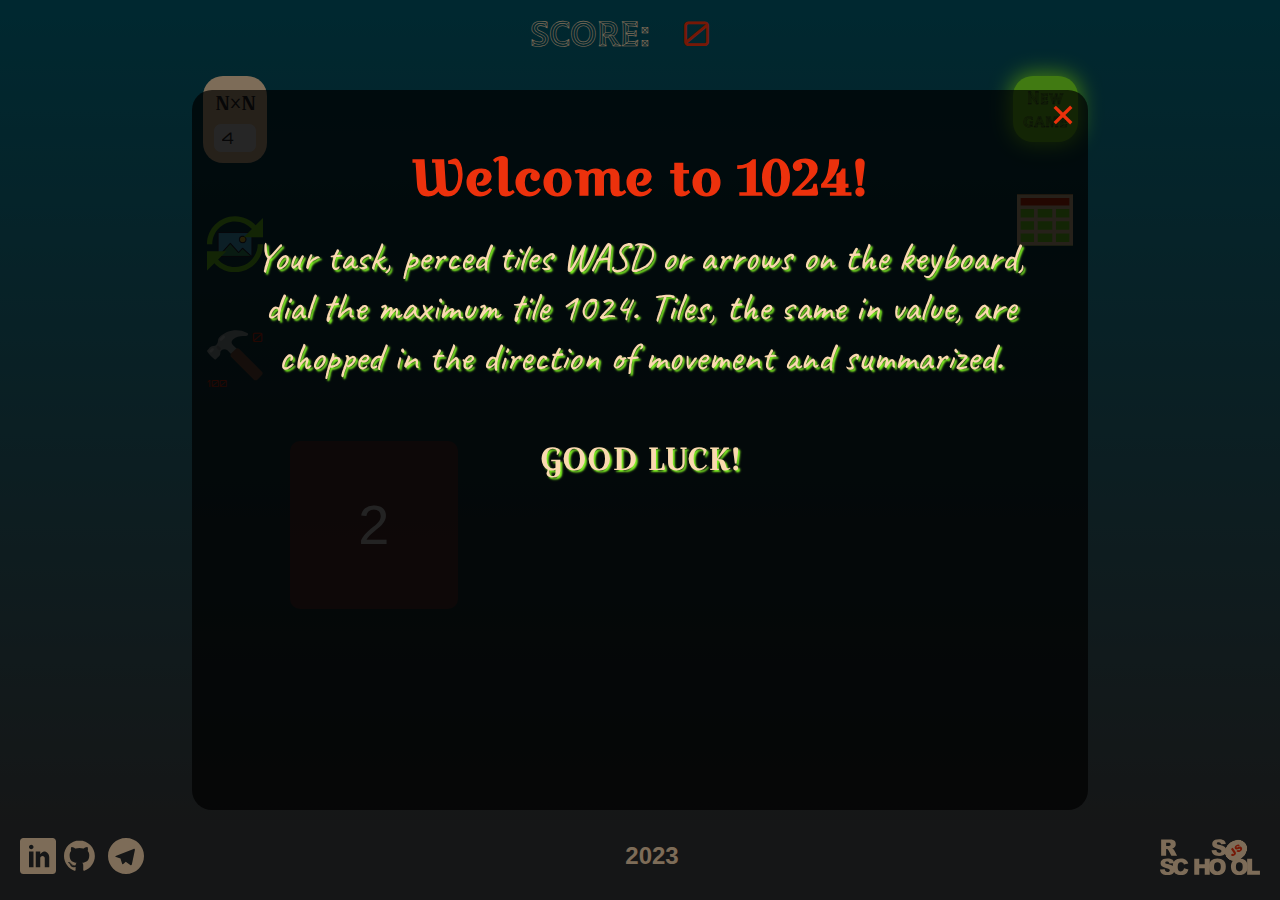
<file: random-game/index.html>
<!DOCTYPE html>
<html lang="en">
  <head>
    <meta charset="UTF-8" />
    <meta name="viewport" content="width=device-width, initial-scale=1.0" />

    <link rel="preconnect" href="https://fonts.googleapis.com" />
    <link rel="preconnect" href="https://fonts.gstatic.com" crossorigin />
    <link
      href="https://fonts.googleapis.com/css2?family=Caveat&family=Croissant+One&family=Orbitron&family=Tilt+Prism&display=swap"
      rel="stylesheet"
    />

    <link
      rel="shortcut icon"
      href="./assets/images/favicon.ico"
      type="image/x-icon"
    />
    <link rel="stylesheet" href="./css/common.css" />
    <link rel="stylesheet" href="./css/game.css" />
    <link rel="stylesheet" href="./css/modal.css" />
    <title>1024</title>
  </head>
  <body>
    <header></header>
    <main>
      <div class="container">
        <!-- score -->
        <div class="score">
          <p class="score__sign">SCORE: <span class="score__value">0</span></p>
        </div>

        <div class="game">
          <!-- left -->
          <div class="game__left">
            <div class="dimension">
              <label for="dimension"> <span>N</span>x<span>N</span></label>
              <input
                type="number"
                name="dimension"
                id="dimension"
                value="4"
                min="2"
                max="9"
              />
            </div>
            <div class="change-images">
              <label for="change">
                <span>
                  <svg class="contacts__icon-invert" width="56" height="59">
                    <use href="./assets/sprite.svg#loop"></use>
                  </svg>
                </span>
              </label>
              <input checked type="checkbox" name="change" id="change" />
            </div>

            <div class="hammer">
              <button class="hammer__btn" disabled>
                <span>
                  <svg class="contacts__icon-invert" width="56" height="56">
                    <use href="./assets/sprite.svg#hammer"></use>
                  </svg>
                </span>
                <span class="hammer__count">0</span>
                <span class="hammer__score">1000</span>
              </button>
            </div>
          </div>

          <!-- area -->
          <div id="area" class="area"></div>

          <!-- right -->
          <div class="game__right">
            <!-- new game -->
            <button class="ng-button">
              <span>
                New <br />
                game
              </span>
            </button>
            <button class="table-button">
              <span>
                <svg class="contacts__icon-invert" width="56" height="56">
                  <use href="./assets/sprite.svg#table"></use>
                </svg>
              </span>
            </button>
          </div>
        </div>
      </div>
    </main>
    <!---FOOTER -->
    <footer>
      <ul class="footer__list">
        <!-- LinkedIn -->
        <li>
          <a
            class="contacts__link"
            href="https://www.linkedin.com/in/oleksii-bolotin/"
          >
            <svg class="contacts__icon-invert" width="36" height="36">
              <use href="./assets/sprite.svg#linkedin"></use>
            </svg>
          </a>
        </li>

        <!-- GitHub -->
        <li>
          <a class="contacts__link" href="https://github.com/BolotinAlexey">
            <svg class="contacts__icon-invert" width="36" height="36">
              <use href="./assets/sprite.svg#github"></use>
            </svg>
          </a>
        </li>

        <!-- Telegram -->
        <li>
          <a class="contacts__link" href="https://t.me/samkiral">
            <svg class="contacts__icon-invert" width="36" height="36">
              <use href="./assets/sprite.svg#telegram"></use>
            </svg>
          </a>
        </li>
      </ul>

      <h2 class="year">2023</h2>
      <div class="logo">
        <a href="https://rs.school/js/">
          <svg class="contacts__icon-invert" viewBox="0 0 552.8 205.3">
            <style>
              .st1 {
                clip-path: url(#SVGID_2_);
              }
              .st2 {
                clip-path: url(#SVGID_4_);
              }
              .st3 {
                clip-path: url(#SVGID_6_);
              }
              .st4 {
                clip-path: url(#SVGID_8_);
              }
              .st5 {
                stroke-width: 4;
                stroke-miterlimit: 10;
              }
              .st6 {
                clip-path: url(#SVGID_8_);
              }
              .st6,
              .st7 {
                fill: none;

                stroke-width: 4;
                stroke-miterlimit: 10;
              }
              .st8,
              .st9 {
                clip-path: url(#SVGID_10_);
              }
              .st9 {
                fill: none;

                stroke-width: 4;
                stroke-miterlimit: 10;
              }
            </style>

            <path
              fill="currentColor"
              d="M285.4 68l26.3-1.7c.6 4.3 1.7 7.5 3.5 9.8 2.9 3.6 6.9 5.4 12.2 5.4 3.9 0 7-.9 9.1-2.8 2-1.5 3.2-3.9 3.2-6.4 0-2.4-1.1-4.7-3-6.2-2-1.8-6.7-3.6-14.1-5.2-12.1-2.7-20.8-6.3-25.9-10.9-5.1-4.3-8-10.6-7.8-17.3 0-4.6 1.4-9.2 4-13 3-4.3 7.1-7.7 12-9.6 5.3-2.3 12.7-3.5 22-3.5 11.4 0 20.1 2.1 26.1 6.4 6 4.2 9.6 11 10.7 20.3l-26 1.5c-.7-4-2.1-6.9-4.4-8.8s-5.3-2.8-9.2-2.8c-3.2 0-5.6.7-7.2 2-1.5 1.2-2.5 3-2.4 5 0 1.5.8 2.9 2 3.8 1.3 1.2 4.4 2.3 9.3 3.3 12.1 2.6 20.7 5.2 26 7.9 5.3 2.7 9.1 6 11.4 9.9 2.4 4 3.6 8.6 3.5 13.3 0 5.6-1.6 11.2-4.8 15.9-3.3 4.9-7.9 8.7-13.3 11-5.7 2.5-12.9 3.8-21.5 3.8-15.2 0-25.7-2.9-31.6-8.8S286.1 77 285.4 68zM6.3 97.6V8.2h46.1c8.5 0 15.1.7 19.6 2.2 4.4 1.4 8.3 4.3 10.9 8.2 2.9 4.3 4.3 9.3 4.2 14.5.3 8.8-4.2 17.2-11.9 21.6-3 1.7-6.3 2.9-9.7 3.5 2.5.7 5 1.9 7.2 3.3 1.7 1.4 3.1 3 4.4 4.7 1.5 1.7 2.8 3.6 3.9 5.6l13.4 25.9H63L48.2 70.2c-1.9-3.5-3.5-5.8-5-6.9-2-1.4-4.4-2.1-6.8-2.1H34v36.3H6.3zM34 44.4h11.7c2.5-.2 4.9-.6 7.3-1.2 1.8-.3 3.4-1.3 4.5-2.8 2.7-3.6 2.3-8.7-1-11.8-1.8-1.5-5.3-2.3-10.3-2.3H34v18.1zM0 174.2l26.3-1.7c.6 4.3 1.7 7.5 3.5 9.8 2.8 3.6 6.9 5.5 12.2 5.5 3.9 0 7-.9 9.1-2.8 2-1.6 3.2-3.9 3.2-6.4 0-2.4-1.1-4.7-3-6.2-2-1.8-6.7-3.6-14.2-5.2-12.1-2.7-20.8-6.3-25.9-10.9-5.1-4.3-8-10.6-7.8-17.3 0-4.6 1.4-9.2 4-13 3-4.3 7.1-7.7 12-9.6 5.3-2.3 12.7-3.5 22-3.5 11.4 0 20.1 2.1 26.1 6.4s9.5 11 10.6 20.3l-26 1.5c-.7-4-2.1-6.9-4.4-8.8-2.2-1.9-5.3-2.8-9.2-2.7-3.2 0-5.6.7-7.2 2.1-1.6 1.2-2.5 3-2.4 5 0 1.5.8 2.9 2 3.8 1.3 1.2 4.4 2.3 9.3 3.3 12.1 2.6 20.7 5.2 26 7.9 5.3 2.7 9.1 6 11.4 9.9 2.4 4 3.6 8.6 3.6 13.2 0 5.6-1.7 11.1-4.8 15.8-3.3 4.9-7.9 8.7-13.3 11-5.7 2.5-12.9 3.8-21.5 3.8-15.2 0-25.7-2.9-31.6-8.8-5.9-6-9.2-13.4-10-22.4z"
            />
            <path
              fill="currentColor"
              d="M133 167.2l24.2 7.3c-1.3 6.1-4 11.9-7.7 17-3.4 4.5-7.9 8-13 10.3-5.2 2.3-11.8 3.5-19.8 3.5-9.7 0-17.7-1.4-23.8-4.2-6.2-2.8-11.5-7.8-16-14.9-4.5-7.1-6.7-16.2-6.7-27.3 0-14.8 3.9-26.2 11.8-34.1s19-11.9 33.4-11.9c11.3 0 20.1 2.3 26.6 6.8 6.4 4.6 11.2 11.6 14.4 21l-24.4 5.4c-.6-2.1-1.5-4.2-2.7-6-1.5-2.1-3.4-3.7-5.7-4.9-2.3-1.2-4.9-1.7-7.5-1.7-6.3 0-11.1 2.5-14.4 7.6-2.5 3.7-3.8 9.6-3.8 17.6 0 9.9 1.5 16.7 4.5 20.4 3 3.7 7.2 5.5 12.7 5.5 5.3 0 9.3-1.5 12-4.4 2.7-3.1 4.7-7.4 5.9-13zm56.5-52.8h27.6v31.3h30.2v-31.3h27.8v89.4h-27.8v-36.2h-30.2v36.2h-27.6v-89.4z"
            />
            <path
              fill="currentColor"
              d="M271.3 159.1c0-14.6 4.1-26 12.2-34.1 8.1-8.1 19.5-12.2 34-12.2 14.9 0 26.3 4 34.4 12S364 144 364 158.4c0 10.5-1.8 19-5.3 25.7-3.4 6.6-8.7 12-15.2 15.6-6.7 3.7-15 5.6-24.9 5.6-10.1 0-18.4-1.6-25-4.8-6.8-3.4-12.4-8.7-16.1-15.2-4.1-7-6.2-15.7-6.2-26.2zm27.6.1c0 9 1.7 15.5 5 19.5 3.3 3.9 7.9 5.9 13.7 5.9 5.9 0 10.5-1.9 13.8-5.8s4.9-10.8 4.9-20.8c0-8.4-1.7-14.6-5.1-18.4-3.4-3.9-8-5.8-13.8-5.8-5.1-.2-10 2-13.4 5.9-3.4 3.9-5.1 10.4-5.1 19.5zm93.4-.1c0-14.6 4.1-26 12.2-34.1 8.1-8.1 19.5-12.2 34-12.2 14.9 0 26.4 4 34.4 12S485 144 485 158.4c0 10.5-1.8 19-5.3 25.7-3.4 6.6-8.7 12-15.2 15.6-6.7 3.7-15 5.6-24.9 5.6-10.1 0-18.4-1.6-25-4.8-6.8-3.4-12.4-8.7-16.1-15.2-4.1-7-6.2-15.7-6.2-26.2zm27.6.1c0 9 1.7 15.5 5 19.5 3.3 3.9 7.9 5.9 13.7 5.9 5.9 0 10.5-1.9 13.8-5.8 3.3-3.9 4.9-10.8 4.9-20.8 0-8.4-1.7-14.6-5.1-18.4-3.4-3.9-8-5.8-13.8-5.8-5.1-.2-10.1 2-13.4 5.9-3.4 3.9-5.1 10.4-5.1 19.5z"
            />
            <path
              fill="currentColor"
              d="M482.1 114.4h27.6v67.4h43.1v22H482v-89.4z"
            />
            <ellipse
              transform="rotate(-37.001 420.46 67.88)"
              class="st0"
              cx="420.5"
              cy="67.9"
              rx="63"
              ry="51.8"
            />
            <defs>
              <ellipse
                id="SVGID_1_"
                transform="rotate(-37.001 420.46 67.88)"
                cx="420.5"
                cy="67.9"
                rx="63"
                ry="51.8"
              />
            </defs>
            <clipPath id="SVGID_2_">
              <use xlink:href="#SVGID_1_" overflow="visible" />
            </clipPath>
            <g class="st1">
              <path
                transform="rotate(-37.001 420.82 68.353)"
                class="st0"
                d="M330.9-14.2h179.8v165.1H330.9z"
              />
              <g id="Layer_2_1_">
                <defs>
                  <path
                    id="SVGID_3_"
                    transform="rotate(-37.001 420.82 68.353)"
                    d="M330.9-14.2h179.8v165.1H330.9z"
                  />
                </defs>
                <clipPath id="SVGID_4_">
                  <use xlink:href="#SVGID_3_" overflow="visible" />
                </clipPath>
                <g id="Layer_1-2" class="st2">
                  <ellipse
                    transform="rotate(-37.001 420.46 67.88)"
                    class="st0"
                    cx="420.5"
                    cy="67.9"
                    rx="63"
                    ry="51.8"
                  />
                  <defs>
                    <ellipse
                      id="SVGID_5_"
                      transform="rotate(-37.001 420.46 67.88)"
                      cx="420.5"
                      cy="67.9"
                      rx="63"
                      ry="51.8"
                    />
                  </defs>
                  <clipPath id="SVGID_6_">
                    <use xlink:href="#SVGID_5_" overflow="visible" />
                  </clipPath>
                  <g class="st3">
                    <path
                      transform="rotate(-37 420.799 68.802)"
                      class="st0"
                      d="M357.8 17h125.9v103.7H357.8z"
                    />
                    <defs>
                      <path
                        id="SVGID_7_"
                        transform="rotate(-37 420.799 68.802)"
                        d="M357.8 17h125.9v103.7H357.8z"
                      />
                    </defs>
                    <clipPath id="SVGID_8_">
                      <use xlink:href="#SVGID_7_" overflow="visible" />
                    </clipPath>
                    <g class="st4">
                      <ellipse
                        transform="rotate(-37.001 420.46 67.88)"
                        class="st5"
                        cx="420.5"
                        cy="67.9"
                        rx="63"
                        ry="51.8"
                      />
                    </g>
                    <path
                      transform="rotate(-37 420.799 68.802)"
                      class="st6"
                      d="M357.8 17h125.9v103.7H357.8z"
                    />
                    <ellipse
                      transform="rotate(-37.001 420.46 67.88)"
                      class="st7"
                      cx="420.5"
                      cy="67.9"
                      rx="63"
                      ry="51.8"
                    />
                    <path
                      transform="rotate(-37 420.799 68.802)"
                      class="st0"
                      d="M357.8 17h125.9v103.7H357.8z"
                    />
                    <defs>
                      <path
                        id="SVGID_9_"
                        transform="rotate(-37 420.799 68.802)"
                        d="M357.8 17h125.9v103.7H357.8z"
                      />
                    </defs>
                    <clipPath id="SVGID_10_">
                      <use xlink:href="#SVGID_9_" overflow="visible" />
                    </clipPath>
                    <g class="st8">
                      <ellipse
                        transform="rotate(-37.001 420.46 67.88)"
                        class="st5"
                        cx="420.5"
                        cy="67.9"
                        rx="63"
                        ry="51.8"
                      />
                    </g>
                    <path
                      transform="rotate(-37 420.799 68.802)"
                      class="st9"
                      d="M357.8 17h125.9v103.7H357.8z"
                    />
                    <path
                      transform="rotate(-37.001 420.82 68.353)"
                      class="st7"
                      d="M330.9-14.2h179.8v165.1H330.9z"
                    />
                  </g>
                  <ellipse
                    transform="rotate(-37.001 420.46 67.88)"
                    class="st7"
                    cx="420.5"
                    cy="67.9"
                    rx="63"
                    ry="51.8"
                  />
                  <path
                    fill="var(--logoJS)"
                    d="M392.4 61.3l10-7 12.3 17.5c2.1 2.8 3.7 5.8 4.9 9.1.7 2.5.5 5.2-.5 7.6-1.3 3-3.4 5.5-6.2 7.3-3.3 2.3-6.1 3.6-8.5 4-2.3.4-4.7 0-6.9-1-2.4-1.2-4.5-2.9-6.1-5.1l8.6-8c.7 1.1 1.6 2.1 2.6 2.9.7.5 1.5.8 2.4.8.7 0 1.4-.3 1.9-.7 1-.6 1.7-1.8 1.6-3-.3-1.7-1-3.4-2.1-4.7l-14-19.7zm30 11.1l9.1-7.2c1 1.2 2.3 2.1 3.7 2.6 2 .6 4.1.2 5.8-1.1 1.2-.8 2.2-1.9 2.6-3.3.6-1.8-.4-3.8-2.2-4.4-.3-.1-.6-.2-.9-.2-1.2-.1-3.3.4-6.4 1.7-5.1 2.1-9.1 2.9-12.1 2.6-2.9-.3-5.6-1.8-7.2-4.3-1.2-1.7-1.8-3.7-1.9-5.7 0-2.3.6-4.6 1.9-6.5 1.9-2.7 4.2-5 7-6.8 4.2-2.9 7.9-4.3 11.1-4.3 3.2 0 6.2 1.5 9 4.6l-9 7.1c-1.8-2.3-5.2-2.8-7.5-1l-.3.3c-1 .6-1.7 1.5-2.1 2.6-.3.8-.1 1.7.4 2.4.4.5 1 .9 1.7.9.8.1 2.2-.3 4.2-1.2 5-2.1 8.8-3.3 11.4-3.7 2.2-.4 4.5-.2 6.6.7 1.9.8 3.5 2.2 4.6 3.9 1.4 2 2.2 4.4 2.3 6.9.1 2.6-.6 5.1-2 7.3-1.8 2.7-4.1 5-6.8 6.8-5.5 3.8-10 5.4-13.6 4.8-3.9-.6-7.1-2.6-9.4-5.5z"
                  />
                </g>
              </g>
            </g>
          </svg>
        </a>
      </div>
    </footer>

    <div class="bg-modal">
      <div class="modal modal-center">
        <h3 class="modal__title"></h3>
        <p class="modal__text"></p>
        <label for="name" class="modal__label-name">
          Enter your name for history.
          <input
            class="modal__input-name"
            type="search"
            placeholder="Enter your name.."
            autofocus
            reset
          />
        </label>

        <table class="table"></table>
        <button aria-label="close" class="cross">
          <span>
            <svg class="svg_center modal-center" width="21" height="21">
              <use href="./assets/sprite.svg#cross"></use>
            </svg>
          </span>
        </button>
      </div>
    </div>
    <div class="modal-message"></div>
    <script type="module" src="./js/index.js"></script>
  </body>
</html>
</file>
<file: style.css>
:root {
  --animation: 7s linear;
  --transition: all 0.3s linear;
  --shadow-card: 3px 3px 10px#777, -3px -3px 10px #777;
  --accent: #f00;
  --bgColor: #eee;
  --color: #333;
  --logo-gradient: rgba(49, 46, 124, 1) 0%, rgba(3, 109, 255, 1) 100%;
}

:root:has(.theme-btn__input:checked) {
  --bgColor: #333;
  --color: #eee;
  --logo-gradient: rgb(164, 148, 43) 0%, rgb(228, 255, 0) 100%;
}

*,
::before,
::after {
  box-sizing: border-box;
}

body {
  background-color: var(--bgColor);
  transition: background-color 0.3s linear;
  margin: 0;
  padding: 0;
}

ul {
  list-style: none;
  margin: 0;
  padding: 0;
}

a {
  text-decoration: none;
  color: inherit;
  transition: color 0.25s linear;
}

/* H E A D E R */

.header {
  position: fixed;
  top: 0;
  min-height: 70px;
  z-index: 25;
  display: flex;
  justify-content: space-between;
  align-items: center;
  gap: 1rem;
  color: var(--color);
  width: 100%;
  padding: 15px 20px;
  transition: var(--transition);
  background-color: var(--bgColor);
  border-bottom: solid 2px var(--color);
}

.header__wrap {
  /* height: 90px; */
  padding: 20px;
  display: flex;
  align-items: center;
  gap: 15px;
  border-bottom: var(--color) solid 1px;
}

.logo__title {
  flex-grow: 1;
  font-size: 1.5rem;
  font-family: "Pacifico";

  font-weight: 400;
  line-height: 1.66667;
  letter-spacing: 0.5px;
  margin: 0;
  transition: var(--transition);
  background: linear-gradient(90deg, var(--logo-gradient));
  /* animation: gradient 10s linear; */
  -webkit-background-clip: text;
  -webkit-text-fill-color: transparent;
  background-clip: text;
}

.header__title::first-letter {
  color: var(--accent);
}

.header__list {
  display: flex;
  align-items: center;
  gap: 5px;
}

.header__item{
  display: flex;
  align-items: center;
}

a.header__link {
  font-family: "Poetsen One", sans-serif;;
  font-size: 1.3rem;
  padding: 10px;
  line-height: 2.5;
  transition: color 0.25s linear;
}

/* theme button */
.theme-btn {
  position: relative;
  display: flex;

  background-color: transparent;
  border-radius: 15px;
  padding: 3px;
  width: max-content;
  height: 55px;

  border: 2px solid var(--color);
  background-color: var(--bgColor);
  color: var(--color);

  transition: all 0.25s linear;
}

.theme-btn:hover {
  cursor: pointer;
  border-color: var(--accent);
}
.theme-btn:hover > .theme-btn__inner {
  background-color: var(--accent);
}
.theme-btn:hover > .weather__icon {
  color: var(--accent);
}


.theme-btn__input {
  display: none;
}

.weather__icon {
  position: absolute;
}
.weather__icon:nth-of-type(1) {
  top: 3px;
}
.weather__icon:nth-of-type(2) {
  bottom: 3px;
}

/* .theme-btn:has(.theme-btn__input:checked) {
  align-items: end;
} */
.theme-btn__inner {
  z-index: 10;
  display: inline-block;
  width: 20px;
  height: 20px;
  border-radius: 50%;
  background-color: var(--color);
  transition: all 0.25s linear;
}
.theme-btn__input:checked + .theme-btn__inner {
  transform: translateY(25px);
}

/* M A I N */

.main {
  margin: calc(70px + 6rem) auto;
  padding: 0 1rem;
  color: var(--color);
}

/* .container {
  margin: 2rem auto;
  padding: 0 1rem;
} */
.list {
  list-style: none;
  display: grid;
  padding: 20px 0 0 0;
  /* max-width: 1240px; */
  grid-template-columns: repeat(auto-fit, minmax(320px, 400px));
  grid-auto-rows: 480px;
  gap: 2rem;
  justify-content: center;
}
.project {
  height: 100%;
  display: flex;
  flex-direction: column-reverse;
  -webkit-box-shadow: var(--shadow-card);
  box-shadow: var(--shadow-card);
  transition: var(--transition);
  border-radius: 10px;
  overflow: hidden;
}

.page-title {
  font-size: 2.5rem;
  font-family: "Ubuntu", sans-serif;
  font-weight: 700;
  text-align: center;
  transition: var(--transition);
}

.project__title {
  margin-bottom: 0;
  text-align: center;
  font-family: "Sedan SC", serif;
  font-weight: 900;
  font-size: 2rem;
  -webkit-text-stroke: 1px rgba(33, 150, 243, 0.9);
  color: #eee;
  transition: var(--transition);
}

.project__links {
  display: flex;
  justify-content: space-between;
  transition: var(--transition);
  font-size: 1.2rem;
}

.link {
  position: relative;
  text-decoration: none;
  font-size: inherit;
  padding: 0.5rem;
  transition: var(--transition);
}

.link::after {
  content: "";
  position: absolute;
  left: 50%;
  right: 50%;
  bottom: 0.4rem;
  height: 2px;
  background-color: var(--accent);
  transition: var(--transition);
}
.link:hover::after {
  left: 0.3rem;
  right: 0.3rem;
}

.project__code {
  margin-top: 5px;
  font-family: "Press Start 2P", system-ui;
}

.project__deploy {
  font-size: 1.2rem;
  font-family: "Poetsen One", sans-serif;
}

.project__wrap {
  position: relative;
  /* z-index: 1; */
  height: 80%;
  border-radius: 10px;
}

.project__overlay-top {
  padding: 0.5rem;
  position: absolute;
  width: 100%;
  height: 70%;
  top: 0;
  z-index: 5;
  /* background-color: rgba(33, 150, 243, 0.85); */
  background: linear-gradient(
    180deg,
    rgba(30, 50, 100, 0.9) 0%,
    rgba(33, 150, 243, 0.9) 100%
  );
  transition: var(--transition);
}
.project__overlay-bottom {
  padding: 0.5rem;
  position: absolute;
  width: 100%;
  height: 30%;
  bottom: 0;
  z-index: 5;
  background: linear-gradient(
    180deg,
    rgba(33, 150, 243, 0.9) 0%,
    rgba(30, 50, 100, 0.9) 100%
  );
  transition: var(--transition);
}

.project__describe {
  margin: 0;
  font-size: 1.4rem;
  text-align: center;
  color: #eee;
  font-family: "Playwrite TZ", cursive;
}

.project__attention {
  font-size: 1.2rem;
  color: #eee;
  font-family: "Ubuntu", sans-serif;
  font-weight: 300;
}

.project__stack {
  text-align: center;
  color: #eee;
  font-family: "Press Start 2P", system-ui;
  line-height: 1.5;
}

.project__pet {
  text-align: end;
  margin-top: 0;
  color: #eee;
  font-family: "Poetsen One", sans-serif;
}

.project__wrap:hover .project__overlay-top {
  transform: translateY(-150%);
}
.project__wrap:hover .project__overlay-bottom {
  transform: translateY(100%);
}
.project__wrap:hover ~ .project__title {
  transform: translateX(100%);
}
.project__wrap:hover ~ .project__links {
  transform: translateX(-100%);
  opacity: 0;
}

.project__img {
  position: absolute;
  width: 100%;
  transform: translateY(0%);
  transition: all 2s linear;
}

li:not(.game, .player) .project__wrap:hover .project__img {
  animation: scroll infinite var(--animation);
  cursor: pointer;
}
.player .project__wrap:hover .project__img,
.game .project__wrap:hover .project__img {
  animation: forwards scroll-half 2s linear;
  cursor: pointer;
}

.link {
  font-size: inherit;
  color: var(--accent);
  /* -webkit-text-stroke: 1px rgb(33, 150, 243); */
  text-shadow: 1px 1px 8px rgb(33, 150, 243);
}

.code-style {
  position: relative;
  font-family: "Press Start 2P", system-ui;
  color: inherit;
  top: 2px;
  font-size: 1.2rem;
}


/* FOOTER */
footer {
  position: fixed;
  bottom: 0;
  z-index: 25;
  display: flex;
  justify-content: space-between;
  align-items: center;
  color: var(--color);
  width: 100%;
  height: 70px;
  padding: 15px 20px;
  transition: var(--transition);
  background-color: var(--bgColor);
  border-top: solid 2px var(--color);
}

.footer__list {
  display: flex;
  gap: 0.5rem;
}
.contacts__link {
  color: var(--color);
  transition: color 0.3s linear;
}
.contacts__link:hover,
.contacts__link:active {
  color: var(--accent);
}
svg.contacts__icon-invert {
  color: inherit;
  fill: currentColor;
}

.year {
  margin: 0;
}

@media screen and (max-width: 540px) {
  .project__describe {
    font-size: 1.2rem;
  }
}

@media screen and (max-width: 711px) {
  .main {
    margin: calc(70px + 10rem) auto;
  }
}

@media screen and (max-width: 471px) {
  .main {
    margin: calc(70px + 14rem) auto;
  }
}

.library:has(.project__wrap:hover) {
  background-color: #e1d4c9;
}

.game:has(.project__wrap:hover) {
  background-color: #2b2d2e;
}

@keyframes scroll {
  0% {
    transform: translateY(-125px);
  }

  50% {
    transform: translateY(calc(360px - 100%));
  }

  100% {
    transform: translateY(-120px);
  }
}

@keyframes scroll-half {
  0% {
    transform: translateY(0%);
  }

  100% {
    transform: translateY(-125px);
  }
}

@keyframes gradient {
  0% {
    background: linear-gradient(
      90deg,
      rgb(30, 50, 100) 0%,
      rgb(33, 150, 243) 100%
    );
  }

  100% {
    background: linear-gradient(
      90deg,
      rgb(33, 150, 243) 0% rgb(30, 50, 100) 100%
    );
  }
}
</file>
<file: image-galery/css/common.css>
:root {
  --timing-function: cubic-bezier(0.4, 0, 0.2, 1);
  --animation-duration: 250ms;
  --div: 50;
  --bg: #2b2d2e;
  --start: #ec310c;
  --stop: #82f524;
  --text: #fbd9b0;
  --logoJS: #ec310c;

  --placeholderColor: #8e8e8e;
  --transitionColor: color 0.3s linear;
  --transitionBgColor: background-color 0.3s linear;
  --breakpoint-tablet: 1024px;
  --width-desktop: 1440px;
  --width-tablet: 768px;
}

body,
div,
p,
ul,
li,
h1,
h2,
button {
  padding: 0;
  margin: 0;
}
html {
  scroll-behavior: smooth;
}
* {
  box-sizing: border-box;
  color: var (var(--text));
}

a {
  text-decoration: none;
  color: #212121;
}

body {
  font-family: -apple-system, BlinkMacSystemFont, 'Segoe UI', Roboto,
    Oxygen-Sans, Ubuntu, Cantarell, 'Helvetica Neue', sans-serif;
  -webkit-font-smoothing: antialiased;
  -moz-osx-font-smoothing: grayscale;
  background-color: #fafafa;
  color: var(--text);
  line-height: 1.5;
  margin: 0;
}

img {
  display: block;
  max-width: 100%;
  height: auto;
}

ul {
  list-style: none;
}

input,
button,
textarea,
select,
a {
  font-family: inherit;
  font-size: inherit;
}
a {
  text-decoration: none;
  color: inherit;
  transition: var(--transitionColor);
}
button {
  background-color: transparent;
}

svg {
  fill: currentColor;
}

input:focus,
input:active,
button:focus,
button:active {
  outline: none;
  cursor: pointer;
}

.visually-hidden {
  position: absolute;
  white-space: nowrap;
  width: 1px;
  height: 1px;
  overflow: hidden;
  border: 0;
  padding: 0;
  clip: rect(0 0 0 0);
  clip-path: inset(50%);
  margin: -1px;
}
.modal-center {
  position: absolute;
  top: 50%;
  left: 50%;
  transform: translate(-50%, -50%);
}
.bg-modal.block {
  display: block;
}
.invisible {
  visibility: hidden;
}

.modal-message.visible {
  opacity: 1;
  z-index: 30;
}

.container {
  max-width: var(--width-desktop);
  margin: 0 auto;
  padding-left: 20px;
  padding-right: 20px;
}

.section-form {
  display: flex;
  justify-content: center;
  align-items: center;
  position: fixed;
  width: 100%;
  height: 50px;
  background-color: var(--bg);
  z-index: 5;
}
.search-form input {
  width: 60vw;
  height: 30px;
  padding: 0 10px;
  border-radius: 7px;
  color: var(--bg);
}
.search-form input:hover {
  cursor: text;
}
.search-form input::placeholder {
  color: var(--placeholderColor);
}

.search-btn {
  padding: 0 10px;
  height: 30px;
  background-color: var(--stop);
  color: var(--bg);
  border-radius: 7px;
  transition: trasform 0.25s linear;
}
.search-btn:hover {
  cursor: pointer;
  filter: satutate(5);
  transform: scale(1.05);
}

/* .section-load-more {
  display: flex;
  justify-content: center;
  padding: 60px 20px 20px;
} */
.load-more {
  width: 130px;
  height: 40px;
  border: none;
  border-radius: 6px;
  margin: 70px auto 100px;
  background-color: var(--bg);

  display: block;
  cursor: pointer;
  transition: var(--transitionBgColor), var(--transitionColor);
}

.load-more:hover {
  background-color: #82f524;
  color: var(--bg);
  cursor: pointer;
}

/* FOOTER */
footer {
  position: fixed;
  bottom: 0;
  z-index: 5;
  display: flex;
  justify-content: space-between;
  align-items: flex-start;
  color: var(--text);
  width: 100%;
  padding: 15px 20px;
  background-color: var(--bg);
}
/* .footer__wrapper {
 
} */

.footer__list {
  display: flex;
  gap: 0.5rem;
}
.contacts__link {
  color: var(--text);
  transition: color 0.3s linear;
}
.contacts__link:hover,
.contacts__link:active {
  color: var(--stop);
}
.contacts__icon-invert {
  fill: currentColor;
}

/* logo */
.logo {
  width: 100px;
  color: var(--text);
  transition: color 1s linear;
}
.st0,
.st5,
.st7,
.st9 {
  fill: currentColor;
  stroke: currentColor;
}
.logo__svg {
  width: 100px;
  padding-right: 10px;
}

.logo:hover {
  animation: shake-rotate 1s linear;
  color: var(--stop);
}

.logo > a,
.year,
.footer__list {
  font-size: 1.5rem;
}

/* anchor */

a[href='#anchor'] {
  display: none;
}
a[href='#anchor'].block {
  display: block;
}
.anchor {
  position: fixed;
  bottom: 80px;
  right: 20px;
  width: 60px;
  height: 60px;
  z-index: 7;
  background-color: rgb(0, 0, 255);
  opacity: 0.4;
  clip-path: polygon(
    50% 0%,
    100% 40%,
    80% 40%,
    80% 100%,
    20% 100%,
    20% 40%,
    0% 40%
  );
  transition: var(--transitionBgColor), opacity 0.25s linear;
}

.anchor:hover {
  transform: scale(1.1);
  opacity: 1;
}

/* animation */
@keyframes shake-rotate {
  15% {
    transform: rotate(15deg);
  }
  30% {
    transform: rotate(-15deg);
  }
  40% {
    transform: rotate(10deg);
  }
  50% {
    transform: rotate(-10deg);
  }
  65% {
    transform: rotate(5deg);
  }
  85% {
    transform: rotate(-5deg);
  }
  100% {
    transform: rotate(0deg);
  }
}

@media screen and (max-width: 1024px) {
  .container {
    max-width: var(--width-tablet);
  }
}
@media screen and (max-width: 420px) {
  .year {
    display: none;
  }
}
</file>
<file: image-galery/css/gallery.css>
.gallery {
  display: grid;
  /* padding-bottom: 20px; */
  padding-top: 70px;
  max-width: 1140px;
  grid-template-columns: repeat(auto-fit, minmax(320px, 1fr));
  grid-auto-rows: 360px;
  grid-column-gap: 12px;
  justify-content: center;
  /* margin-left: auto;
  margin-right: auto; */
}

.gallery__item {
  height: 100%;
  display: flex;
  flex-direction: column;
}

.gallery__link-image {
  position: relative;
  z-index: 1;
  height: 80%;
  cursor: zoom-in;
}

.gallery__item .gallery__image:hover {
  transform: scale(1.03);
  filter: brightness(1.05) saturate(2);
}

.gallery__image {
  width: 100%;
  height: 100%;
  border-radius: 15px;
  object-fit: cover;
  transition: all var(--animation-duration) var(--timing-function);
  filter: brightness(0.95);
}

.gallery__link {
  display: block;
  /* height: 100%; */
}

.gallery__link:hover {
  cursor: zoom-in;
}

.info {
  position: relative;
  height: 20%;
  top: -12px;
  display: flex;
  justify-content: space-around;
  align-items: center;
  box-shadow: 0px 1px 3px 0px rgba(0, 0, 0, 0.2);
}

.info-item {
  display: flex;
  flex-direction: column;
  align-items: center;
}

.info-item__value {
  color: #111;
}
b {
  padding-top: 5px;
}

/* for js hoisting event */
b,
.info-item__value {
  position: relative;
  z-index: -1;
}
</file>
<file: image-galery/css/modal.css>
.bg-modal {
  display: none;
  position: fixed;
  top: 0;
  bottom: 0;
  left: 0;
  right: 0;
  z-index: 10;
  background-color: rgba(0, 0, 0, 0.5);
}
.modal {
  width: 80vw;
  height: 80vh;
  border-radius: 20px;
}

.cross {
  position: absolute;
  top: 10px;
  right: 10px;
  padding: 15px;
  z-index: 20;
  cursor: pointer;
  color: var(--start);
  background-color: transparent;
  border: none;
  transition: filter 0.25s linear, transform 0.25s linear;
}
.cross:hover {
  filter: saturate(10);
  transform: scale(1.1) rotate(180deg);
}

.svg_center {
  stroke: currentColor;
}

/* modal-message */
.modal-message {
  position: fixed;
  right: 20px;
  top: 70px;
  width: 250px;
  padding: 20px;
  opacity: 0;
  border-radius: 20px;
  z-index: -10;

  transition: opacity 1s ease-in;
}
</file>
<file: image-gallery/css/common.css>
:root {
  --timing-function: cubic-bezier(0.4, 0, 0.2, 1);
  --animation-duration: 250ms;
  --div: 50;
  --bgBody: #fafafa;
  --bg: #2b2d2e;
  --secondText: #2b2d2e;
  --start: #ec310c;
  --stop: #82f524;
  --text: #fbd9b0;
  --logoJS: #ec310c;

  --placeholderColor: #8e8e8e;
  --transitionColor: color 0.3s linear;
  --transitionBgColor: background-color 0.3s linear;
  --breakpoint-tablet: 1024px;
  --width-desktop: 1440px;
  --width-tablet: 768px;
}

body,
div,
p,
ul,
li,
h1,
h2,
button {
  padding: 0;
  margin: 0;
}
html {
  scroll-behavior: smooth;
}
* {
  box-sizing: border-box;
  color: var (var(--text));
}

a {
  text-decoration: none;
  color: #212121;
}

body {
  font-family: -apple-system, BlinkMacSystemFont, 'Segoe UI', Roboto,
    Oxygen-Sans, Ubuntu, Cantarell, 'Helvetica Neue', sans-serif;
  -webkit-font-smoothing: antialiased;
  -moz-osx-font-smoothing: grayscale;
  background-color: var(--bgBody);
  color: var(--text);
  line-height: 1.5;
  margin: 0;
}

img {
  display: block;
  max-width: 100%;
  height: auto;
}

ul {
  list-style: none;
}

input,
button,
textarea,
select,
a {
  font-family: inherit;
  font-size: inherit;
}
a {
  text-decoration: none;
  color: inherit;
  transition: var(--transitionColor);
}
button {
  background-color: transparent;
}

svg {
  fill: currentColor;
}

input:focus,
input:active,
button:focus,
button:active {
  outline: none;
  cursor: pointer;
}

.visually-hidden {
  position: absolute;
  white-space: nowrap;
  width: 1px;
  height: 1px;
  overflow: hidden;
  border: 0;
  padding: 0;
  clip: rect(0 0 0 0);
  clip-path: inset(50%);
  margin: -1px;
}
.modal-center {
  position: absolute;
  top: 50%;
  left: 50%;
  transform: translate(-50%, -50%);
}
.bg-modal.block {
  display: block;
}
.invisible {
  visibility: hidden;
}

.modal-message.visible {
  transform: translateX(0);
  opacity: 1;
  z-index: 30;
}

.container {
  max-width: var(--width-desktop);
  margin: 0 auto;
  padding-left: 20px;
  padding-right: 20px;
}

.section-form {
  display: flex;
  justify-content: center;
  align-items: center;
  position: fixed;
  width: 100%;
  height: 50px;
  background-color: var(--bg);
  z-index: 5;
}
.search-form input {
  width: 60vw;
  height: 30px;
  padding: 0 10px;
  border-radius: 7px;
  color: var(--bg);
}
.search-form input:hover {
  cursor: text;
}
.search-form input::placeholder {
  color: var(--placeholderColor);
}

.search-btn {
  padding: 0 10px;
  height: 30px;
  background-color: var(--stop);
  color: var(--bg);
  border-radius: 7px;
  transition: trasform 0.25s linear;
}
.search-btn:hover {
  cursor: pointer;
  filter: satutate(5);
  transform: scale(1.05);
}

/* .section-load-more {
  display: flex;
  justify-content: center;
  padding: 60px 20px 20px;
} */
.load-more {
  width: 130px;
  height: 40px;
  border: none;
  border-radius: 6px;
  margin: 70px auto 100px;
  background-color: var(--bg);

  display: block;
  cursor: pointer;
  transition: var(--transitionBgColor), var(--transitionColor);
}

.load-more:hover {
  background-color: #82f524;
  color: var(--bg);
  cursor: pointer;
}

/* FOOTER */
footer {
  position: fixed;
  bottom: 0;
  z-index: 5;
  display: flex;
  justify-content: space-between;
  align-items: flex-start;
  color: var(--text);
  width: 100%;
  padding: 15px 20px;
  background-color: var(--bg);
}
/* .footer__wrapper {
 
} */

.footer__list {
  display: flex;
  gap: 0.5rem;
}
.contacts__link {
  color: var(--text);
  transition: color 0.3s linear;
}
.contacts__link:hover,
.contacts__link:active {
  color: var(--stop);
}
.contacts__icon-invert {
  fill: currentColor;
}

/* logo */
.logo {
  width: 100px;
  color: var(--text);
  transition: color 1s linear;
}
.st0,
.st5,
.st7,
.st9 {
  fill: currentColor;
  stroke: currentColor;
}
.logo__svg {
  width: 100px;
  padding-right: 10px;
}

.logo:hover {
  animation: shake-rotate 1s linear;
  color: var(--stop);
}

.logo > a,
.year,
.footer__list {
  font-size: 1.5rem;
}

/* anchor */

a[href='#anchor'] {
  display: none;
}
a[href='#anchor'].block {
  display: block;
}
.anchor {
  position: fixed;
  bottom: 80px;
  right: 20px;
  width: 60px;
  height: 60px;
  z-index: 7;
  background-color: rgb(0, 0, 255);
  opacity: 0.4;
  clip-path: polygon(
    50% 0%,
    100% 40%,
    80% 40%,
    80% 100%,
    20% 100%,
    20% 40%,
    0% 40%
  );
  transition: var(--transitionBgColor), opacity 0.25s linear;
}

.anchor:hover {
  transform: scale(1.1);
  opacity: 1;
}

/* animation */
@keyframes shake-rotate {
  15% {
    transform: rotate(15deg);
  }
  30% {
    transform: rotate(-15deg);
  }
  40% {
    transform: rotate(10deg);
  }
  50% {
    transform: rotate(-10deg);
  }
  65% {
    transform: rotate(5deg);
  }
  85% {
    transform: rotate(-5deg);
  }
  100% {
    transform: rotate(0deg);
  }
}

@media screen and (max-width: 1024px) {
  .container {
    max-width: var(--width-tablet);
  }
}
@media screen and (max-width: 420px) {
  .year {
    display: none;
  }
}
</file>
<file: image-gallery/css/gallery.css>
.gallery {
  display: grid;
  /* padding-bottom: 20px; */
  padding-top: 70px;
  max-width: 1140px;
  grid-template-columns: repeat(auto-fit, minmax(320px, 1fr));
  grid-auto-rows: 360px;
  grid-column-gap: 12px;
  justify-content: center;
  /* margin-left: auto;
  margin-right: auto; */
}

.gallery__item {
  height: 100%;
  display: flex;
  flex-direction: column;
}

.gallery__link-image {
  position: relative;
  z-index: 1;
  height: 80%;
  cursor: zoom-in;
}

.gallery__item .gallery__image:hover {
  transform: scale(1.03);
  filter: brightness(1.05) saturate(1.2);
}

.gallery__image {
  width: 100%;
  height: 100%;
  border-radius: 15px;
  object-fit: cover;
  transition: all var(--animation-duration) var(--timing-function);
  filter: brightness(0.95);
}

.gallery__link {
  display: block;
  /* height: 100%; */
}

.gallery__link:hover {
  cursor: zoom-in;
}

.info {
  position: relative;
  height: 20%;
  top: -12px;
  display: flex;
  justify-content: space-around;
  align-items: center;
  box-shadow: 0px 1px 3px 0px rgba(0, 0, 0, 0.2);
}

.info-item {
  display: flex;
  flex-direction: column;
  align-items: center;
}

.info-item__value {
  color: #111;
}
b {
  padding-top: 5px;
  color: var(--secondText);
}

/* for js hoisting event */
b,
.info-item__value {
  position: relative;
  z-index: -1;
}
</file>
<file: image-gallery/css/modal.css>
.bg-modal {
  display: none;
  position: fixed;
  top: 0;
  bottom: 0;
  left: 0;
  right: 0;
  z-index: 10;
  background-color: rgba(0, 0, 0, 0.5);
}
.modal {
  width: 90vw;
  height: 99vh;
  border-radius: 20px;
}

@media screen and (max-width: 920px) {
  .modal {
    width: 97vw;
  }
}
@media screen and (min-height: 768px) and (max-width: 768px) {
  .modal {
    height: 97vw;
  }
}

.cross {
  position: absolute;
  top: 10px;
  right: 10px;
  padding: 15px;
  z-index: 20;
  cursor: pointer;
  color: var(--start);
  background-color: transparent;
  border: none;
  transition: filter 0.25s linear, transform 0.25s linear;
}
.cross:hover {
  filter: saturate(10);
  transform: scale(1.1) rotate(180deg);
}

.svg_center {
  stroke: currentColor;
}

/* modal-message */
.modal-message {
  position: fixed;
  right: 20px;
  top: 70px;
  width: 250px;
  padding: 20px;
  opacity: 1;
  border-radius: 20px;
  z-index: 30;
  color: #fff;
  font-weight: 700;
  font-size: 1.2rem;
  text-shadow: 2px 2px 10px var(--secondText);
  transform: translateX(300px);

  transition: transform 0.5s ease-in;
}
</file>
<file: library/style.css>
:root {
  --bgColor: #0c0c0e;
  --accentColor: #bb945f;
  --placeholderColor: #8e8e8e;
  --textColor: #000;
  --textColor-invert: #fff;
  --transitionColor: color 0.3s linear;
  --transitionBgColor: background-color 0.3s linear;
  --breakpoint-tablet: 1024px;
  --width-desktop: 1440px;
  --width-tablet: 768px;
}
html {
  scroll-behavior: smooth;
  scrollbar-gutter: stable;
}

body {
  background-color: var(--bgColor);
}

* {
  box-sizing: border-box;
  font: 400 20px 'Inter';
}

h1,
h2,
h3,
h4,
h5,
h6,
p,
ul,
body,
div,
input {
  margin: 0;
  padding: 0;
}

ul {
  list-style: none;
}

a {
  text-decoration: none;
  color: inherit;
  transition: var(--transitionColor);
}
a:hover,
a:focus {
  color: var(--accentColor);
  cursor: pointer;
}

b {
  font-weight: 700;
}

img {
  display: block;
  max-width: 100%;
  height: auto;
}

input,
button,
textarea,
select,
a {
  font-family: inherit;
  font-size: inherit;
}
button {
  background-color: transparent;
}

svg {
  fill: currentColor;
}

input:focus,
input:active,
button:focus,
button:active {
  outline: none;
}

.visually-hidden {
  position: absolute;
  white-space: nowrap;
  width: 1px;
  height: 1px;
  overflow: hidden;
  border: 0;
  padding: 0;
  clip: rect(0 0 0 0);
  clip-path: inset(50%);
  margin: -1px;
}
.modal-center {
  top: 50%;
  left: 50%;
  transform: translate(-50%, -50%);
}

.visible {
  opacity: 1;
}
.hide {
  opacity: 0;
}
.show-article {
  opacity: 1;
  transition: opacity 1.5s cubic-bezier(0, -1.32, 1, 1);
  animation-duration: 1.3s;
}
.hide-article {
  opacity: 0;
  transition: opacity 1.5s cubic-bezier(0, 0.07, 0.85, 2);
  animation-duration: 1.3s;
}

.bg-modal.display-block {
  display: block;
}
span.display-block {
  display: block;
}
.myprofile__information.display-block {
  display: block;
}

.container {
  max-width: var(--width-desktop);
  margin: 0 auto;
  padding-left: 20px;
  padding-right: 20px;
}

.section {
  background-color: var(--textColor-invert);
}

.section:not(.welcome) {
  padding-top: 20px;
}

.section__title {
  position: relative;
  padding-bottom: 20px;
  margin-bottom: 40px;
  text-align: center;
  font-family: 'Forum';
  font-size: 40px;
  line-height: 1;
  letter-spacing: 2px;
  text-transform: capitalize;
  color: var(--bgColor);
}

.section__title::after {
  content: '';
  display: block;
  position: absolute;
  bottom: 0;
  right: 50%;
  transform: translate(50%);
  width: 50px;
  height: 1px;
  background-color: var(--bgColor);
  text-align: center;
}

.no-wrap {
  white-space: nowrap;
  font: inherit;
}

/* H E A D E R */
header {
  background-color: var(--bgColor);
  color: var(--textColor-invert);
}

.header__wrap {
  height: 90px;
  display: flex;
  align-items: center;
  gap: 30px;
}

.header__title {
  flex-grow: 1;
  font-family: 'Forum';
  font-size: 30px;
  font-weight: 400;
  line-height: 1.66667;
  letter-spacing: 0.6px;
}

.header__list {
  display: flex;
  align-items: center;
  gap: 10px;
}

.header__link {
  padding: 10px;
  line-height: 2.5;
}

.logo {
  position: relative;
  top: -1px;
  right: 0;
  z-index: 20;
  transition: right 0.3s linear;
}

.logo__btn {
  padding: 0;
  display: flex;
  color: var(--textColor-invert);
  border: none;
  transition: var(--transitionColor);
}

.logo__btn:hover,
.logo__btn:focus {
  color: var(--accentColor);
  cursor: pointer;
}

.logo__initials {
  display: none;
  position: absolute;
  width: 28px;
  height: 28px;
  /* top: 0;
  left: 0; */
  z-index: 10;
  background-color: #fff;
  color: var(--textColor);
  border-radius: 50%;
  font-size: 16px;
  line-height: 28px;
  transition: var(--transitionBgColor);
}
.logo__initials:hover {
  background-color: var(--accentColor);
}

.logo__profile {
  position: absolute;
  bottom: 0;
  right: 0;
  transform: translateY(100%);
  width: 80px;
  height: 115px;
  display: flex;
  flex-direction: column;
  align-items: center;
  background-color: var(--textColor-invert);
  color: var(--textColor);
  font-size: 15px;
  transition: opacity 0.5s linear;
}

.profile__title {
  padding: 5px;
  font-size: inherit;
  font-weight: 700;
  line-height: 1.3333;
}
#name-profile {
  font-size: 13px;
}

.profile__line {
  width: 40px;
  height: 1px;
  background-color: var(--accentColor);
}

.profile__btn {
  padding: 4px;
  border: none;
  line-height: 1.3333;
  transition: var(--transitionColor);
}
.profile__btn:hover,
.profile__btn:focus {
  cursor: pointer;
  color: var(--accentColor);
}
.profile__btn:first-of-type {
  margin-top: 10px;
  margin-bottom: 5px;
}

/* burger */
.burger-wrap {
  position: relative;
  display: none;
  padding: 10px;
  cursor: pointer;
  right: -7px;
  transition: right 0.4s linear;
  z-index: 20;
}
.burger-wrap:hover {
  color: var(--accentColor);
}

.burger {
  width: 45px;
  height: 22px;
  display: flex;
  flex-direction: column;
  justify-content: space-between;
}

.burger__line {
  height: 2px;
  background-color: currentColor;
  opacity: 1;
  transition: transform 1s linear, opacity 0.5s linear;
}

/* W E L C O M */

.welcome {
  height: 600px;
  position: relative;
  margin: 0 auto;
  background-image: url(./assets/images/welcome-bg.jpg);
  background-size: cover;
  background-repeat: no-repeat;
}

.linear-gradient {
  position: absolute;
  background: linear-gradient(
    180deg,
    #0c0c0e 0%,
    #0c0c0e 0.01%,
    rgba(18, 18, 21, 0.1) 50%
  );
  width: 100%;
  height: 300px;
}

.welcome__title-wrapper {
  position: relative;
  top: 220px;
  width: fit-content;
  padding: 35px 40px;
  background-color: var(--bgColor);
}
.welcome__title {
  width: 520px;
  color: var(--textColor-invert);
  text-align: center;
  font-family: 'Forum';
  font-size: 40px;
  font-weight: 400;
  line-height: 50px; /* 125% */
  letter-spacing: 3px;
  text-transform: uppercase;
}

/* A B O U T */
.about {
  display: flex;
  flex-direction: column;
  align-items: center;
}

.about__subscribe {
  margin-bottom: 20px;
  text-align: center;
  line-height: 2;
}

/* Carousel */
.carousel-wrap {
  width: 100%;
  overflow: hidden;
}

/* arrows */
.arrow {
  display: none;
  position: absolute;
  border: none;
  padding: 10px;
  top: 52%;
  z-index: 5;
  transition: all 0.3s linear;
}
.arrow:enabled:hover {
  cursor: pointer;
  color: var(--accentColor);
  transform: scale(2);
}

.arrow:first-of-type {
  left: 55px;
}
.arrow:last-of-type {
  right: 56px;
}

.deg45 {
  display: block;
  transform: rotate(40deg);
}
.deg-45 {
  display: block;
  transform: rotate(-40deg);
}
.deg45,
.deg-45 {
  width: 8px;
  height: 1px;
  border-radius: 1px;
  background-color: currentColor;
}

.previous > .deg45,
.previous > .deg-45 {
  transform-origin: -1px;
}
.next > .deg45,
.next > .deg-45 {
  transform-origin: calc(100% - 1px);
}

.carousel-wrap {
  position: relative;
}

.about__list {
  position: relative;
  left: 0;
  width: calc(166.7% + 15px);
  display: flex;
  gap: 25px;
  transition: left 0.5s linear;
}

.about__item > img {
  width: 100%;
}

/* Pagination */
.pagination {
  margin: 30px 0 35px;
  display: flex;
}

.pagination__btn {
  position: relative;
  border: none;
  width: 26px;
  height: 26px;
}
.pagination__btn:not(.current-slide):hover {
  cursor: pointer;
}
.pagination__btn:before {
  content: '';
  position: absolute;
  top: 5px;
  right: 5px;
  left: 5px;
  bottom: 5px;
  border-radius: 16px;
  background-color: var(--bgColor);
}
.current-slide.pagination__btn::before {
  background-color: var(--accentColor);
}
.pagination__item:nth-child(4),
.pagination__item:nth-child(5) {
  display: none;
}

/* F A V O R I T E S */
.favorites {
  padding-bottom: 40px;
}

.seasons-title {
  font-weight: 700;
}

.seasons-wrap {
  z-index: 10;
  display: flex;
  align-items: center;
  margin: 35px 0 35px -21px;
}

.season {
  position: relative;
  margin-right: 77px;
  padding: 5px 5px 5px 45px;
  transition: var(--transitionColor);
}
.season-input:enabled + .season:hover,
.season-input:enabled + .season:focus {
  color: var(--accentColor);
  cursor: pointer;
}
.season::before {
  content: '';
  position: absolute;
  transform: translate(calc(-100% - 20px), 25%);
  width: 13px;
  height: 13px;
  border-radius: 50%;
  border: 2px solid currentColor;
}
.season:nth-of-type(1) {
  width: 104px;
}
.season:nth-of-type(2) {
  width: 99px;
}
.season:nth-of-type(3) {
  width: 116px;
}
.season:nth-of-type(4) {
  width: 111px;
}

.season-input:checked + .season::before {
  box-shadow: inset 0 0 0 3px var(--textColor-invert);
  background-color: currentColor;
}

.season-input {
  visibility: hidden;
}

.season-input:checked + .season {
  font-weight: 700;
}

/* Articles */
.favorite__articles-set {
  position: relative;
}
.favorite__articles:not(.favorite__articles:first-child) {
  position: absolute;
  top: 0;
  left: 0;
}

.favorite__articles:not(.show-article) {
  opacity: 0;
}

.articles {
  display: flex;
  flex-wrap: wrap;
  /* gap: 40px 260px; */
  justify-content: space-between;
}

.articles__item {
  padding-right: 40px;
}

.articles__item:nth-of-type(1),
.articles__item:nth-of-type(2),
.articles__item:nth-of-type(3) {
  margin-bottom: 40px;
}
/* .articles__item:not(:last-child),.articles__item:not() {
  margin-bottom: 40px;
} */

.article {
  position: relative;
  width: 550px;
  height: 555px;
  padding: 14px 175px 15px 19px;
  display: flex;
  flex-direction: column;
  color: var(--textColor);
  border: 1px solid var(--textColor);
}
.article:nth-of-type(1) {
  z-index: 4;
}
.article:nth-of-type(2) {
  z-index: 3;
}
.article:nth-of-type(3) {
  z-index: 2;
}
.article:nth-of-type(4) {
  z-index: 1;
}

.article__pick {
  position: relative;
  margin-bottom: 20px;
  font-family: 'Forum';
  line-height: 2;
  letter-spacing: 2px;
  text-transform: capitalize;
}
.article__pick::after {
  content: '';
  display: block;
  position: absolute;
  bottom: 0;
  width: 60px;
  height: 1px;
  background-color: var(--accentColor);
}

.article__title,
.article__author {
  font-size: 15px;
  font-weight: 700;
  line-height: 2.667;
  letter-spacing: 2px;
  white-space: nowrap;
}
.article__title {
  text-transform: uppercase;
}
.article__author {
  text-transform: capitalize;
}

.article__describe {
  margin: 20px 0 15px;
  font-size: 15px;
  line-height: 2.667;
  letter-spacing: 2px;
  text-transform: capitalize;
}

.article__btn {
  width: 75px;
  height: 30px;
  margin-top: auto;
  color: var(--bgColor);
  text-align: center;
  font-size: 10px;
  font-weight: 700;
  letter-spacing: 1px;
  border: 1px solid var(--bgColor);
  border-radius: 2px;
  transition: all 0.3s linear;
}
.article__btn:enabled:hover {
  cursor: pointer;
  background-color: var(--accentColor);
  border: none;
}

.article__btn:disabled {
  color: var(--accentColor);
  border-color: var(--accentColor);
}
/* .article__btn:disabled:hover,
.article__btn:disabled:focus {
  cursor: default;
} */
.article__cover {
  position: absolute;
  width: 200px;
  bottom: 0;
  right: -40px;
}

/* C O F F E E  S H O P */

.coffee {
  padding-bottom: 40px;
}

.coffee__describe {
  margin: 40px 0;
  color: var(--textColor);
  text-align: center;
  line-height: 2;
  letter-spacing: 2px;
  text-transform: lowercase;
}
.coffee__describe .y {
  text-transform: capitalize;
}
.y {
  margin-left: -1px;
}

.coffee__describe::first-letter {
  text-transform: capitalize;
}

/* Menu */
.menu {
  display: flex;
  justify-content: space-between;
}

.menu__title {
  color: var(--accentColor);
  font-family: 'Forum';
  font-size: 40px;
  line-height: 1;
  letter-spacing: 2px;
  text-transform: capitalize;
}

.menu__right .menu__title {
  text-align: end;
}

.menu__left .menu__list {
  width: 438px;
}
.menu__right .menu__list {
  width: 482px;
}

.menu__item {
  margin-top: 40px;
  display: flex;
  justify-content: space-between;
}

.menu__name {
  color: var(--textColor);
  line-height: 2;
  letter-spacing: 2px;
  text-transform: capitalize;
}

.menu__right .menu__item {
  justify-content: end;
  gap: 217px;
}

.menu__price {
  position: relative;
  text-align: end;
  color: var(--textColor);
  font-family: 'Forum';
  line-height: 2;
  letter-spacing: 2px;
  text-transform: capitalize;
}
.menu__price::before {
  content: '';
  display: block;
  position: absolute;
  bottom: 50%;
  left: -160px;
  width: 100px;
  height: 1px;
  background-color: var(--accentColor);
}

/* C O N T A C T S */
.contacts {
  padding-bottom: 40px;
}
.contacts__wrap {
  display: flex;
  justify-content: space-between;
  color: var(--textColor);
  text-transform: capitalize;
}
.contacts__wrap * {
  line-height: 2;
  letter-spacing: 2px;
}

.contacts__title {
  font-weight: 700;
}
.all {
  margin-bottom: 40px;
}
.senior {
  margin-bottom: 20px;
}

.contacts__tel {
  margin-bottom: 40px;
}

.tel-item:not(:last-child),
.senior {
  margin-bottom: 20px;
}

.map {
  width: 696px;
  height: 414px;
  background-image: url(./assets/images/map.jpg);
  background-repeat: no-repeat;
  background-position: center;
}

/* C A R D */
.card {
  padding-bottom: 40px;
}

.card__wrap {
  display: flex;
  justify-content: space-between;
}

/* card__left */
.card__left {
  width: 600px;
}

.card__find {
  margin-bottom: 30px;
  text-align: center;
  color: var(--textColor);
  font-size: 30px;
  line-height: 1.2;
  letter-spacing: 0.6px;
}

.white-bg {
  padding: 17px 17px 27px;
  border: 3px solid var(--accentColor);
  box-shadow: 0px 4px 4px 0px rgba(0, 0, 0, 0.25);
}

.card__inputs-wrap {
  padding: 20px 20px 25px;
  background-color: var(--accentColor);
}

.card__label {
  color: var(--textColor);
  font-family: 'Forum';
  font-size: 30px;
  line-height: 1.667;
  letter-spacing: 0.6px;
}

.card__inputs__list {
  margin-top: 20px;
  display: flex;
  flex-direction: column;
  gap: 25px;
}

.card__input[name='number'] {
  text-transform: uppercase;
}

.card__input {
  width: 100%;
  height: 66px;
  border-radius: 10px;
  border: none;
  padding: 8px 20px;
  color: var(--accentColor);
  font-size: 30px;
  line-height: 1.667;
  letter-spacing: 0.6px;
}
.card__input::placeholder {
  color: var(--placeholderColor);
  font-family: 'Forum';
  font-size: 30px;
  line-height: 1.667; /* 166.667% */
  letter-spacing: 0.6px;
}
.card__input[name='number']::placeholder {
  text-transform: initial;
}

.check-card {
  position: relative;
  left: 50%;
  transform: translateX(-50%);
  padding: 10px 40px;
  margin-top: 20px;
  border-radius: 2px;
  border: 1px solid var(--bgColor);
  color: var(--bgColor);
  text-align: center;
  font-weight: 700;
  letter-spacing: 1px;
  transition: var(--transitionBgColor);
  cursor: pointer;
}
.check-card:hover {
  background-color: var(--accentColor);
  border: 1px solid var(--accentColor);
  cursor: pointer;
}

button[type='submit']:hover:enabled,
button[type='submit']:focus:enabled {
  background-color: var(--accentColor);
  border: 1px solid var(--accentColor);
  cursor: pointer;
}

/* card__right */

.card__right,
.card__right-login {
  width: 456px;
  display: flex;
  flex-direction: column;
  gap: 35px;
}
.card__right-login {
  display: none;
}

.card__get {
  color: var(--textColor);
  font-family: 'Forum';
  font-size: 30px;
  letter-spacing: 0.6px;
  text-align: right;
}

.card__describe-registration {
  color: var(--textColor);
  text-align: right;
  line-height: 2;
  letter-spacing: 0.4px;
}

.card__btn__wrap {
  display: flex;
  justify-content: end;
  gap: 20px;
}

.card__btn {
  width: 75px;
  padding: 8px 0;
  border-radius: 2px;
  border: 1px solid var(--bgColor);
  color: var(--bgColor);
  text-align: center;
  font-size: 10px;
  /* line-height: 1.2; */
  font-weight: 700;
  letter-spacing: 1px;
  transition: var(--transitionBgColor);
  cursor: pointer;
}

.card__btn:hover,
.card__btn:focus {
  background-color: var(--accentColor);
  border: 1px solid var(--accentColor);
}

/* F O O T E R */

footer {
  padding-top: 20px;
  padding-bottom: 44px;
  background-color: var(--bgColor);
  color: var(--textColor-invert);
}

.footer__top,
.footer__down {
  display: flex;
  justify-content: space-between;
}
.footer__top {
  padding-bottom: 28px;
  border-bottom: 1px solid var(--textColor-invert);
}

address {
  font-size: 15px;
  line-height: 1.3333;
}

.media__links {
  margin-top: 18px;
  display: flex;
  gap: 15px;
}

.media__item {
  color: #f5efdb;
  transition: var(--transitionColor);
}

.media__item:hover,
.media__item:active {
  color: var(--accentColor);
}

.scheduie__item {
  text-align: end;
  font-size: 15px;
  font-weight: 400;
  line-height: 1.33333;
}
.scheduie__item:not(:last-child) {
  margin-bottom: 10px;
}

.footer__down {
  padding-top: 44px;
  line-height: 1;
  letter-spacing: 2px;
}

.school {
  margin-left: 102px;
}

/* Media query */

@media screen and (max-width: 1420px) {
  .about__list {
    width: calc(250% + 50px);
    display: flex;
    /* left: calc(-50% - 15px); */
  }

  .about__item {
    width: 20%;
  }
  .pagination__item:nth-child(4) {
    display: block;
  }
}

@media screen and (max-width: 1244px) {
  .header__list {
    gap: 0;
  }
  .seasons-wrap {
    position: sticky;
    top: 0;
  }
  .articles {
    justify-content: center;
  }
}

@media screen and (max-width: 1024px) {
  .container {
    max-width: var(--width-tablet);
  }

  .header__nav {
    display: none;
  }
  .header__wrap {
    margin-right: -10px;
  }

  .burger-wrap {
    display: block;
  }

  .welcome {
    background-image: url(./assets/images/welcome-tablet.jpg);
  }

  .carousel-wrap {
    position: relative;
  }
  .arrow {
    display: block;
  }

  .about__list {
    width: calc(500% + 50px);
    display: flex;
    justify-content: space-around;
    padding-left: 5px;
    /* left: calc(-50% - 15px); */
  }

  .about__item {
    width: auto;
  }

  .pagination {
    margin-top: 15px;
  }

  .pagination__item:nth-child(5) {
    display: block;
  }

  .articles__item:nth-of-type(3) {
    margin-bottom: 40px;
  }

  .menu {
    flex-direction: column;
    gap: 40px;
  }
  .menu__right {
    margin-left: auto;
  }

  .contacts__wrap {
    flex-direction: column;
    gap: 100px;
  }

  .map {
    align-self: center;
  }

  .card__wrap {
    flex-direction: column;
    gap: 20px;
    align-items: center;
  }

  /* Coming for Perfect Pixel */
  .card > .section__title {
    padding-left: 4px;
  }

  .card__right,
  .card__right-login {
    width: 600px;
    gap: 40px;
  }

  .card__get,
  .card__describe-registration {
    text-align: center;
  }

  .card__btn__wrap {
    justify-content: center;
  }

  .school {
    margin-left: 50px;
  }
}

@media screen and (max-width: 766px) {
  .welcome__title {
    width: auto;
  }
  .seasons-wrap {
    justify-content: space-between;
  }
  .season {
    margin-right: 0;
  }
  .map {
    width: 100%;
  }
}

@media screen and (max-width: 638px) {
  .card__left,
  .card__right,
  .card__right-login {
    width: 100%;
  }
  .articles__item {
    transform: scale(0.9);
  }
}

/* M O B I L E */
.bg-mobile {
  position: absolute;
  top: 0;
  /* bottom: 0; */
  left: 0;
  right: 0;
  background-color: rgba(0, 0, 0, 0.3);
  z-index: 10;
  transition: all 0.8s linear;
}
.mobile {
  position: absolute;
  width: 332px;
  height: 570px;
  padding: 100px 90px;
  background-color: var(--textColor);
  /* left: 50%; */
  right: 0;
  top: 0;
  /* transform: translate(-50%, -120%); */
  transform: translateY(-120%);
  transition: all 0.4s linear;
}

.bg-mobile.visibleMobile {
  bottom: 0;
  /* position: fixed; */
}
.mobile.visibleMobile {
  /* transform: translateX(-50%); */
  transform: translateY(0);
}
/* .burger-wrap.visibleMobile {
  right: calc(50% - 168px);
}
.logo.visibleMobile {
  right: calc(50% - 165px);
} */

.burger-wrap.visibleMobile .burger__line:nth-of-type(1) {
  transform: rotate(45deg) translateY(14px);
}
.burger-wrap.visibleMobile .burger__line:nth-of-type(2) {
  opacity: 0;
}
.burger-wrap.visibleMobile .burger__line:nth-of-type(3) {
  transform: rotate(-45deg) translateY(-14px);
}

body.visibleMobile {
  overflow: hidden;
}

.mobile__nav {
  color: var(--textColor-invert);
}
.mobile__nav__list {
  display: flex;
  flex-direction: column;
  gap: 30px;
}
.mobile__nav__item {
  text-align: center;
  line-height: 2.5;
  transform: rotateX(180deg);
  /* transition: transform 1.5s cubic-bezier(0.48, -0.05, 0.78, 0.85); */
}
.mobile__nav__item:nth-of-type(1) {
  transition: transform 0.8s cubic-bezier(0.48, -0.05, 0.78, 0.85);
}
.mobile__nav__item:nth-of-type(2) {
  transition: transform 1s cubic-bezier(0.48, -0.05, 0.78, 0.85);
}
.mobile__nav__item:nth-of-type(3) {
  transition: transform 1.2s cubic-bezier(0.48, -0.05, 0.78, 0.85);
}
.mobile__nav__item:nth-of-type(4) {
  transition: transform 1.4s cubic-bezier(0.48, -0.05, 0.78, 0.85);
}
.mobile__nav__item:nth-of-type(5) {
  transition: transform 1.6s cubic-bezier(0.48, -0.05, 0.78, 0.85);
}

.bg-mobile.visibleMobile .mobile__nav__item {
  transform: rotateX(0);
}
.mobile__nav__link {
  padding: 15px;
}

/* M_O_D_A_L_S */

.bg-modal {
  display: none;
  position: fixed;
  top: 0;
  left: 0;
  width: 100%;
  height: 100%;
  background-color: rgba(0, 0, 0, 0.3);
  z-index: 100;
}
.auth-modal {
  position: absolute;
  width: 250px;
  padding: 20px 25px;

  background-color: var(--textColor-invert);
  color: var(--textColor);
  transition: opacity 0.4s linear;
}

.modal__title {
  margin-bottom: 20px;
  text-align: center;
  font-family: Forum;
  font-size: 20px;
  font-weight: 400;
  line-height: 1;
  letter-spacing: 0.4px;
  text-transform: uppercase;
}

.modal__form {
  display: flex;
  flex-direction: column;
  gap: 10px;
}

.modal__label {
  font-size: 15px;
  line-height: 1.3333; /* 133.333% */
  letter-spacing: 0.3px;
}

.modal__input {
  padding: 0 5px;
  height: 20px;
  border: 1px solid var(--accentColor);
  font-size: 15px;
}

.modal__submit {
  width: 75px;
  height: 30px;
  margin: 10px 0;
  color: var(--bgColor);
  font-size: 10px;
  font-weight: 700;
  letter-spacing: 1px;
  border-radius: 2px;
  border: 1px solid var(--bgColor);
  transition: var(--transitionBgColor);
}
.modal__submit:hover:enabled,
.modal__submit:focus:enabled {
  cursor: pointer;
  background-color: var(--accentColor);
  border: none;
}

.auth-question {
  display: flex;
  align-items: center;
  gap: 10px;
}
.auth-question__left {
  text-shadow: 0px 2px 3px rgba(255, 255, 255, 0.16);
  font-size: 10px;
}
.login__question,
.register__question {
  padding: 0;
  border: none;
  color: var(--bgColor);
  font-size: 10px;
  font-weight: 700;
  letter-spacing: 1px;
  /* line-height: 1; */
  border-bottom: 1px solid currentColor;
  transition: var(--transitionColor);
  /* text-decoration: underline; */
}
.login__question:hover,
.login__question:focus,
.register__question:hover,
.register__question:focus {
  cursor: pointer;
  color: var(--accentColor);
}

.modal__cross {
  position: absolute;
  top: 13px;
  right: 15px;
  height: 19px;
  padding: 0;
  border: none;
  transition: var(--transitionColor);
}

.modal__cross svg {
  stroke: currentColor;
}

/* Profile modal */
.myprofile__modal {
  display: flex;
  position: absolute;
  width: 600px;
  height: 400px;
  /* max-height: 100vh; */

  background-color: var(--textColor-invert);
  color: var(--textColor);
  transition: opacity 0.4s linear;
}

/* left part */
.myprofile__left {
  width: 170px;
  padding: 0 25px;
  display: flex;
  flex-direction: column;
  justify-content: center;
  align-items: center;
  gap: 15px;
  background-color: var(--bgColor);
}

.left__initial {
  display: flex;
  width: 80px;
  height: 80px;
  background-color: var(--textColor-invert);
  color: var(--accentColor);

  justify-content: center;
  align-items: center;
  font-size: 20px;
  text-transform: uppercase;
}
.left__fullname {
  width: 100%;
  padding: 5px;
  background-color: var(--textColor-invert);
  color: var(--textColor);
  text-align: center;
  font-size: 20px;
  line-height: 1;
  word-wrap: break-word;
  text-transform: capitalize;
}

/* right part */
.myprofile__right {
  padding: 40px 20px;
}

.myprofile__title {
  font-family: Forum;
  font-size: 40px;
  font-weight: 400;
  line-height: 0.5;
  letter-spacing: 0.8px;
  text-transform: uppercase;
}

.myprofile__information {
  display: flex;
  gap: 20px;
  margin: 40px 0 20px;
}
.information__item {
  display: flex;
  flex-direction: column;
  align-items: center;
  gap: 10px;
  color: var(--textColor);
}

.information__description {
  line-height: 1;
  letter-spacing: 0.4px;
  text-transform: capitalize;
}
.information__count {
  font-size: 10px;
  line-height: 2;
  letter-spacing: 0.2px;
}

.rented-title {
  color: var(--bgColor);
  font-size: 25px;
  font-weight: 400;
  line-height: 0.8;
}

.myprofile .list__books {
  height: 80px;
  display: flex;
  flex-direction: column;
  gap: 10px;
  margin-top: 30px;
  overflow-y: auto;

  /* list-style: disc; */
}

.list__books li {
  position: relative;
  width: 370px;
}
.list__books li::after {
  content: '';
  position: absolute;
  left: 10px;
  top: 10px;
  width: 6px;
  height: 6px;
  border-radius: 50%;
  background-color: currentColor;
}

.list__books p {
  margin-left: 30px;
  color: var(--textColor);
  line-height: 1;
  letter-spacing: 2px;
  text-transform: capitalize;
  white-space: nowrap;
  overflow-x: auto;
  overflow-y: hidden;
}

.cardnumber-wrap {
  display: flex;
  align-items: center;
  gap: 15px;
  margin-top: 8px;
}
.card-word {
  color: var(--bgColor);
  line-height: 1;
}
.card-number {
  color: var(--accentColor);
  line-height: 1;
  text-transform: uppercase;
}
.copy-btn {
  border: none;
  color: var(--textColor);
}
.copy-btn:hover {
  cursor: pointer;
  color: var(--accentColor);
  transition: var(--transitionColor);
}
.copy-svg {
  stroke: currentColor;
}

/* BUY A LIBRARY CARD modal */

.library__modal {
  position: absolute;
  width: 640px;
  /* height: 540px; */
  display: flex;
  flex-direction: column;
  align-items: center;
}
.library__header {
  width: 650px;
  padding: 20px 0;
  background-color: var(--bgColor);
}

.library__title {
  color: var(--textColor-invert);
  text-align: center;
  font-family: Forum;
  font-size: 40px;
  font-weight: 400;
  line-height: 0.5;
  letter-spacing: 0.8px;
  text-transform: uppercase;
}

.library__main {
  width: 650px;
  display: flex;
  gap: 40px;
  padding: 30px 40px 40px;
  background-color: var(--textColor-invert);
}

.library__form {
  width: 200px;
}

.library__right {
  width: 330px;
  color: #8e8e8e;
  font-size: 15px;
  line-height: 1.3333;
  letter-spacing: 2px;
}

.code__wrap > *,
#cvc {
  width: 45px;
  text-align: center;
}
#cvc {
  margin-bottom: 10px;
}
.price {
  color: #0c0c0e;
  font-family: Inter;
  font-size: 20px;
  font-style: normal;
  font-weight: 700;
  line-height: 20px;
  letter-spacing: 2px;
  text-transform: uppercase;
}

.library .modal__cross {
  top: 23px;
  right: 17px;
  color: var(--textColor-invert);
}
.modal__cross:hover {
  cursor: pointer;
  color: var(--accentColor);
}

.library__btn-wrap {
  display: flex;
  gap: 25px;
  align-items: end;
}

.buy__submit {
  margin: 10px 0 0;
}

/* card profile information*/
.card .myprofile__information {
  display: none;
  justify-content: center;
  gap: 35px;
  margin: 15px 0 0;
}

.card .information__item {
  display: flex;
  flex-direction: column;
  align-items: center;
  gap: 1px;
  margin-bottom: -15px;
}
.card .information__description {
  font-size: 10px;
  font-weight: 400;
  line-height: 20px;
  letter-spacing: 0.2px;
  text-transform: capitalize;
}

.myprofile .modal__cross {
  top: 23px;
  right: 24px;
}
</file>
<file: random-game/css/common.css>
:root {
  --timing-function: cubic-bezier(0.4, 0, 0.2, 1);
  --animation-duration: 250ms;
  --div: 50;
  --bg: #2b2d2e;
  --accent-prime: #ec310c;
  --accent-second: #82f524;
  --text: #fbd9b0;
  --text-second: #2b2d2e;
  --logoJS: #ec310c;
  --color-table-prime: #82f524;
  --color-table-second: #ec310c;
  --hammer-color: #aab8b9;

  --placeholderColor: #8e8e8e;
  --transitionColor: color 0.3s linear;
  --transitionBgColor: background-color 0.3s linear;
  --breakpoint-tablet: 1024px;
  --width-desktop: 1440px;
  --width-tablet: 768px;
}

body,
div,
p,
ul,
li,
h1,
h2,
button {
  padding: 0;
  margin: 0;
}
html {
  scroll-behavior: smooth;
}
* {
  box-sizing: border-box;
  color: var (var(--text));
}

a {
  text-decoration: none;
  color: #212121;
}

body {
  font-family: -apple-system, BlinkMacSystemFont, 'Segoe UI', Roboto,
    Oxygen-Sans, Ubuntu, Cantarell, 'Helvetica Neue', sans-serif;
  -webkit-font-smoothing: antialiased;
  -moz-osx-font-smoothing: grayscale;
  background-color: #fafafa;
  color: var(--text);
  line-height: 1.5;
  margin: 0;
}

main {
  background: linear-gradient(to bottom, hsl(190, 100%, 19%), var(--bg));
}

img {
  display: block;
  max-width: 100%;
  height: auto;
}

ul {
  list-style: none;
}

input,
button,
textarea,
select,
a {
  font-family: inherit;
  font-size: inherit;
}
a {
  text-decoration: none;
  color: inherit;
  transition: var(--transitionColor);
}
button {
  background-color: transparent;
}

svg {
  fill: currentColor;
}

input:focus,
input:active,
button:focus,
button:active {
  outline: none;
  cursor: pointer;
}

.visually-hidden {
  position: absolute;
  white-space: nowrap;
  width: 1px;
  height: 1px;
  overflow: hidden;
  border: 0;
  padding: 0;
  clip: rect(0 0 0 0);
  clip-path: inset(50%);
  margin: -1px;
}
.modal-center {
  position: absolute;
  top: 50%;
  left: 50%;
  transform: translate(-50%, -50%);
}
.bg-modal.block {
  display: block;
}

.invisible {
  visibility: hidden;
}

.modal-message.visible {
  opacity: 1;
  z-index: 30;
}

.container {
  max-width: var(--width-desktop);
  margin: 0 auto;
  padding-left: 20px;
  padding-right: 20px;
}

/* FOOTER */
footer {
  position: fixed;
  bottom: 0;
  z-index: 5;
  display: flex;
  justify-content: space-between;
  align-items: flex-start;
  color: var(--text);
  width: 100%;
  padding: 15px 20px;
  background-color: var(--bg);
}
/* .footer__wrapper {
 
} */

.footer__list {
  display: flex;
  gap: 0.5rem;
}
.contacts__link {
  color: var(--text);
  transition: color 0.3s linear;
}
.contacts__link:hover,
.contacts__link:active {
  color: var(--accent-second);
}
.contacts__icon-invert {
  fill: currentColor;
}

/* logo */
.logo {
  width: 100px;
  color: var(--text);
  transition: color 0.3s linear;
}
.st0,
.st5,
.st7,
.st9 {
  fill: currentColor;
  stroke: currentColor;
}
.logo__svg {
  width: 100px;
  padding-right: 10px;
}

.logo:hover {
  animation: shake-rotate 1s linear;
  color: var(--accent-second);
}

.logo > a,
.year,
.footer__list {
  font-size: 1.5rem;
}

.cross.block {
  display: block;
}
.modal__label-name.block {
  display: block;
}
.table.block {
  display: flex;
}

.shake-rotate {
  animation: shake-rotate 1s linear infinite;
}

/* animation */
@keyframes shake-rotate {
  15% {
    transform: rotate(15deg);
  }
  30% {
    transform: rotate(-15deg);
  }
  40% {
    transform: rotate(10deg);
  }
  50% {
    transform: rotate(-10deg);
  }
  65% {
    transform: rotate(5deg);
  }
  85% {
    transform: rotate(-5deg);
  }
  100% {
    transform: rotate(0deg);
  }
}

@media screen and (max-width: 1024px) {
  .container {
    max-width: var(--width-tablet);
  }
}
@media screen and (max-width: 420px) {
  .year {
    display: none;
  }
}

@keyframes skewY {
  0% {
    transform: skewY(0);
  }
  25% {
    transform: skewY(30deg);
  }
  50% {
    transform: skewY(0);
  }
  75% {
    transform: skewY(-30deg);
  }
  100% {
    transform: skewY(0);
  }
}

@keyframes breath {
  0% {
    transform: scale(1.1);
    color: var(--accent-prime);
  }

  50% {
    transform: scale(0.8);
    color: var(--accent-second);
  }

  100% {
    transform: scale(1.1);
    color: var(--accent-prime);
  }
}

@keyframes rotate {
  0% {
    transform: rotate(0);
  }
  50% {
    transform: rotate(180deg) translateY(2px);
  }
  100% {
    transform: rotate(360deg);
  }
}
</file>
<file: random-game/css/game.css>
.container {
  display: flex;
  flex-direction: column;
  width: 100vw;
  height: calc(100vh - 75px);
  padding: 10px;
}

/* SCORE */
.score {
  display: flex;
  justify-content: center;
}
.score__sign {
  position: relative;
  width: fit-content;
  margin-right: 100px;
  margin-bottom: 20px;
  font: 700 36px 'Tilt Prism';
}
.score__value {
  position: absolute;
  right: -60px;
  transform: translateY(-50%);
  top: 50%;
  font: 400 34px 'Orbitron', sans-serif;
  color: var(--accent-prime);
}

@media screen and (max-width: 512px) {
  .score__sign,
  .score__value {
    font-size: 24px;
  }
  .score__sign {
    margin-right: 160px;
  }
}

.game {
  display: flex;
  margin: 0 auto;
}

/* LEFT */
.game__left,
.game__right {
  position: relative;
  width: 80px;
  display: flex;
  flex-direction: column;
  align-items: center;
  gap: 50px;
}
.game__left {
  padding-right: 10px;
}

/* dimension */
.dimension {
  padding: 10px;
  display: flex;
  flex-direction: column;
  align-items: center;
  gap: 5px;
  background-color: var(--text);
  border-radius: 20px;
}
label[for='dimension'] {
  color: var(--text-second);
  background-color: var(--text);
  font: 400 16px/2 'Orbitron';
}
label[for='dimension'] > span {
  position: relative;
  font: 400 20px 'Croissant One';
  top: 2px;
}

#dimension {
  width: 44px;
  height: 30px;
  padding-left: 8px;
  border-radius: 8px;
  border: solid 1px var(--text);
  color: var(--text-second);
  font: 400 16px 'Orbitron';
}

/* change images */
.change-images {
  position: relative;
  display: flex;
  justify-content: center;
  border-radius: 5px;
}
.change-images::before {
  content: url(../assets/images/img.png);
  position: absolute;
  transform: scale(0.55) translateY(-4px);
  z-index: -1;
}

#change {
  display: none;
}

label:has(~ #change) {
  color: var(--accent-second);
  transition: transform 0.5s linear;
}
/* label:has(~ #change:checked) {
  color: var(--accent-prime);
} */
label:has(~ #change):hover {
  cursor: pointer;
  filter: saturate(2);
  animation: rotate 1s infinite;
}

.hammer__btn {
  position: relative;
  border: none;
}
.on-hammer-btn.hammer__btn:enabled svg {
  animation: shake-rotate 1s linear infinite;
}

.hammer__btn:enabled svg:hover {
  cursor: pointer;
  animation: shake-rotate 1s linear infinite;
}
.on-hammer-btn.hammer__btn:enabled svg:hover {
  animation: none;
}

.hammer__count {
  position: absolute;
  right: 0;
  top: 0;
  color: var(--accent-prime);
  font: 0.8rem Orbitron;
}
.hammer__score {
  position: absolute;
  left: 0;
  bottom: 0;
  color: var(--accent-prime);
  font: 0.6rem Orbitron;
}

.hammer__btn:enabled .hammer__count {
  animation: breath 1s linear infinite;
}

/* RIGHT */
.game__right {
  padding-left: 10px;
}
/* new game button */
.ng-button {
  padding: 10px;
  border: none;
  border-radius: 20px;
  font: 900 18px 'Tilt Prism';
  color: var(--text-second);
  transition: all 0.3s linear;
  -webkit-box-shadow: 0px 0px 20px 3px var(--accent-second);
  -moz-box-shadow: 0px 0px 20px 3px var(--accent-second);
  box-shadow: 0px 0px 20px 3px var(--accent-second);
  background-color: var(--accent-second);
}
.ng-button:hover {
  cursor: pointer;
  transform: scale(1.1);
}

/* table button */
.table-button {
  border: none;
}

.on-button:hover {
  cursor: url('../assets/images/hammer.svg'), crosshair;
  animation: breath 1s linear infinite;
}

.on-hammer-btn {
  --hammer-color: var(--accent-prime);
}

.table-button:hover svg {
  cursor: pointer;
  --color-table-prime: #ec310c;
  --color-table-second: #82f524;
}

/* AREA */
#area {
  position: relative;

  /* outline: 3px solid blue; */
  background-repeat: no-repeat;
  background-size: cover;
  background-position: center;
  border-radius: 10px;
}

.area__item {
  position: absolute;
  display: flex;
  justify-content: center;
  align-items: center;
  border-radius: 10px;
  margin-left: 10px;
  margin-top: 10px;
  opacity: 0;
  transition: all 0.15s linear;
}
.area__value {
  color: white;
}

.good-luck {
  animation: breath 1s linear infinite;
  font: 2rem 'Croissant One';
}
</file>
<file: random-game/css/modal.css>
.bg-modal {
  display: none;
  position: fixed;
  top: 0;
  bottom: 0;
  left: 0;
  right: 0;
  z-index: 10;
  background-color: rgba(0, 0, 0, 0.5);
}
.modal {
  width: 95vw;
  height: 80vh;
  padding: 4vw;
  border-radius: 20px;
  background-color: rgba(0, 0, 0, 0.7);
}
.modal__title {
  margin: 0 0 20px;
  color: var(--accent-prime);
  font: 800 50px 'Croissant One', cursive;
  text-align: center;
}
.modal__text {
  margin-bottom: 30px;
  color: var(--text);
  text-shadow: 2px 2px 2px var(--accent-second);
  font: 400 40px 'Caveat';
  text-align: center;
}
.modal__label-name {
  display: none;
  margin: 0 auto;
  color: var(--accent-second);
  font: 400 30px 'Croissant One', cursive;
  text-align: center;
}

.modal__input-name {
  width: 90%;
  margin-top: 20px;
  padding: 0 10px;
  color: var(--text);
  background-color: var(--bg);
  border-radius: 10px;
  border: none;
}
.modal__input-name::placeholder {
  font: 200 35px Caveat;
}

.cross {
  display: none;
  position: absolute;
  top: 10px;
  right: 10px;
  padding: 15px;
  z-index: 20;
  cursor: pointer;
  color: var(--accent-prime);
  background-color: transparent;
  border: none;
  transition: filter 0.25s linear, transform 0.25s linear;
}
.cross:hover {
  filter: saturate(10);
  transform: scale(1.1) rotate(180deg);
}

.table {
  display: none;
  justify-content: center;
  border-collapse: collapse;
  overflow: auto;
}

th,
td {
  border: 2px solid var(--accent-second);
  padding: 7px;
  text-align: center;
  font: 800 17px 'Orbitron';
}
th {
  font-family: 'Croissant One';
  background-color: var(--accent-prime);
  font-size: 24px;
  line-height: 1;
  text-transform: capitalize;
}

td:first-child {
  font-family: Caveat;
  font-size: 24px;
  line-height: 1;
}

.btn-th {
  border: none;
  margin-left: 3px;
  padding: 2px;
  transition: all 0.3s linear;
}
.btn-th:hover {
  cursor: pointer;
  color: var(--accent-second);
  animation: skewY 1s linear infinite;
}

.svg_center {
  stroke: currentColor;
}

/* modal-message */
.modal-message {
  position: fixed;
  right: 20px;
  top: 70px;
  width: 250px;
  padding: 20px;
  opacity: 0;
  border-radius: 20px;
  z-index: -10;

  transition: opacity 1s ease-in;
}

@media screen and (min-width: 868px) {
  .modal {
    width: 70vw;
  }

  td,
  th {
    padding: 7px 5px;
  }
}
@media screen and (max-width: 580px) {
  td {
    font-size: 3vw;
  }
  th {
    font-size: 4vw;
  }
}

@media screen and (max-width: 460px) {
  .modal__title {
    margin: 10px 0 20px;
    font-size: 40px;
  }

  .modal__text {
    margin-bottom: 25px;

    text-shadow: 2px 2px 2px var(--accent-second);
    font-size: 30px;
  }
  .modal__label-name {
    font-size: 25px;
  }

  .modal__input-name {
    margin-top: 15px;
    padding: 0 8px;
    border-radius: 8px;
  }
  .modal__input-name::placeholder {
    font-size: 25px;
  }

  .cross {
    position: absolute;
    top: 10px;
    right: 10px;
    padding: 15px;
    z-index: 20;
    cursor: pointer;
    color: var(--accent-prime);
    background-color: transparent;
    border: none;
    transition: filter 0.25s linear, transform 0.25s linear;
  }

  th,
  td {
    padding: 5px;
  }
}
</file>
